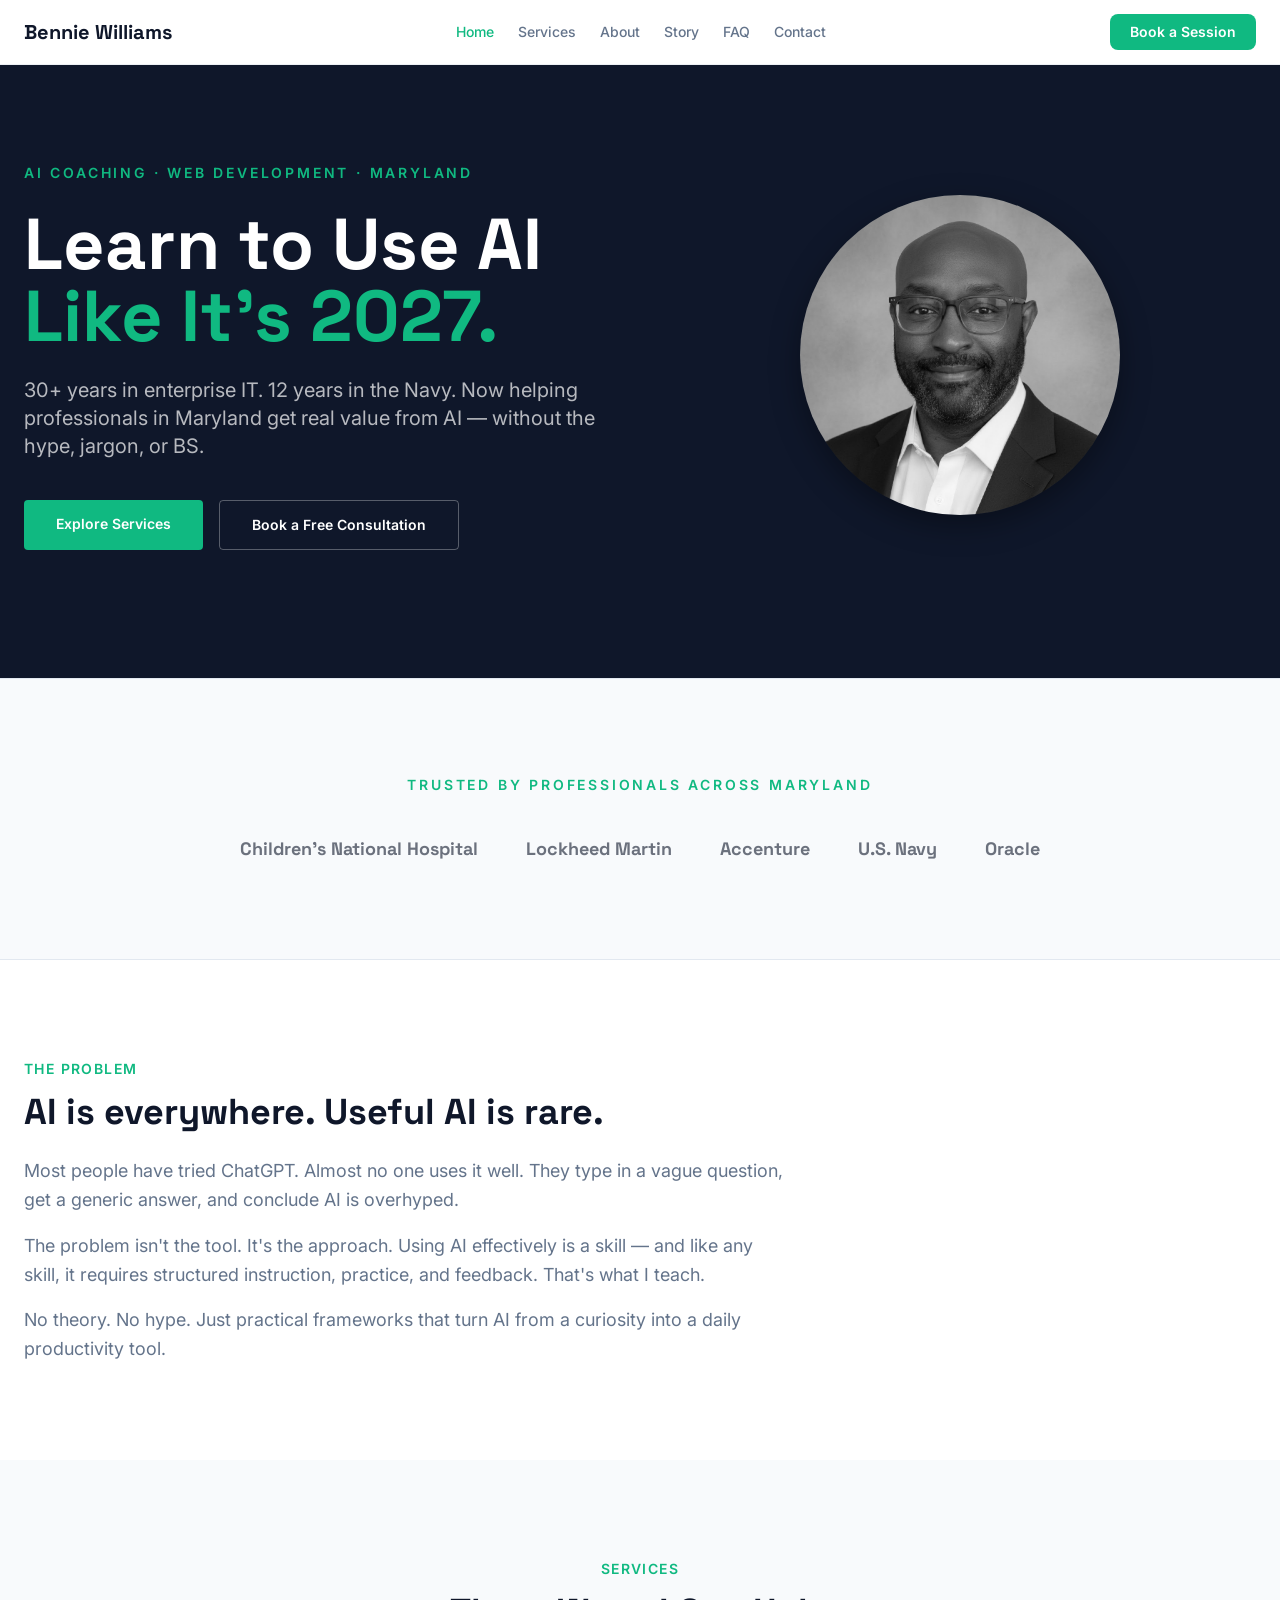
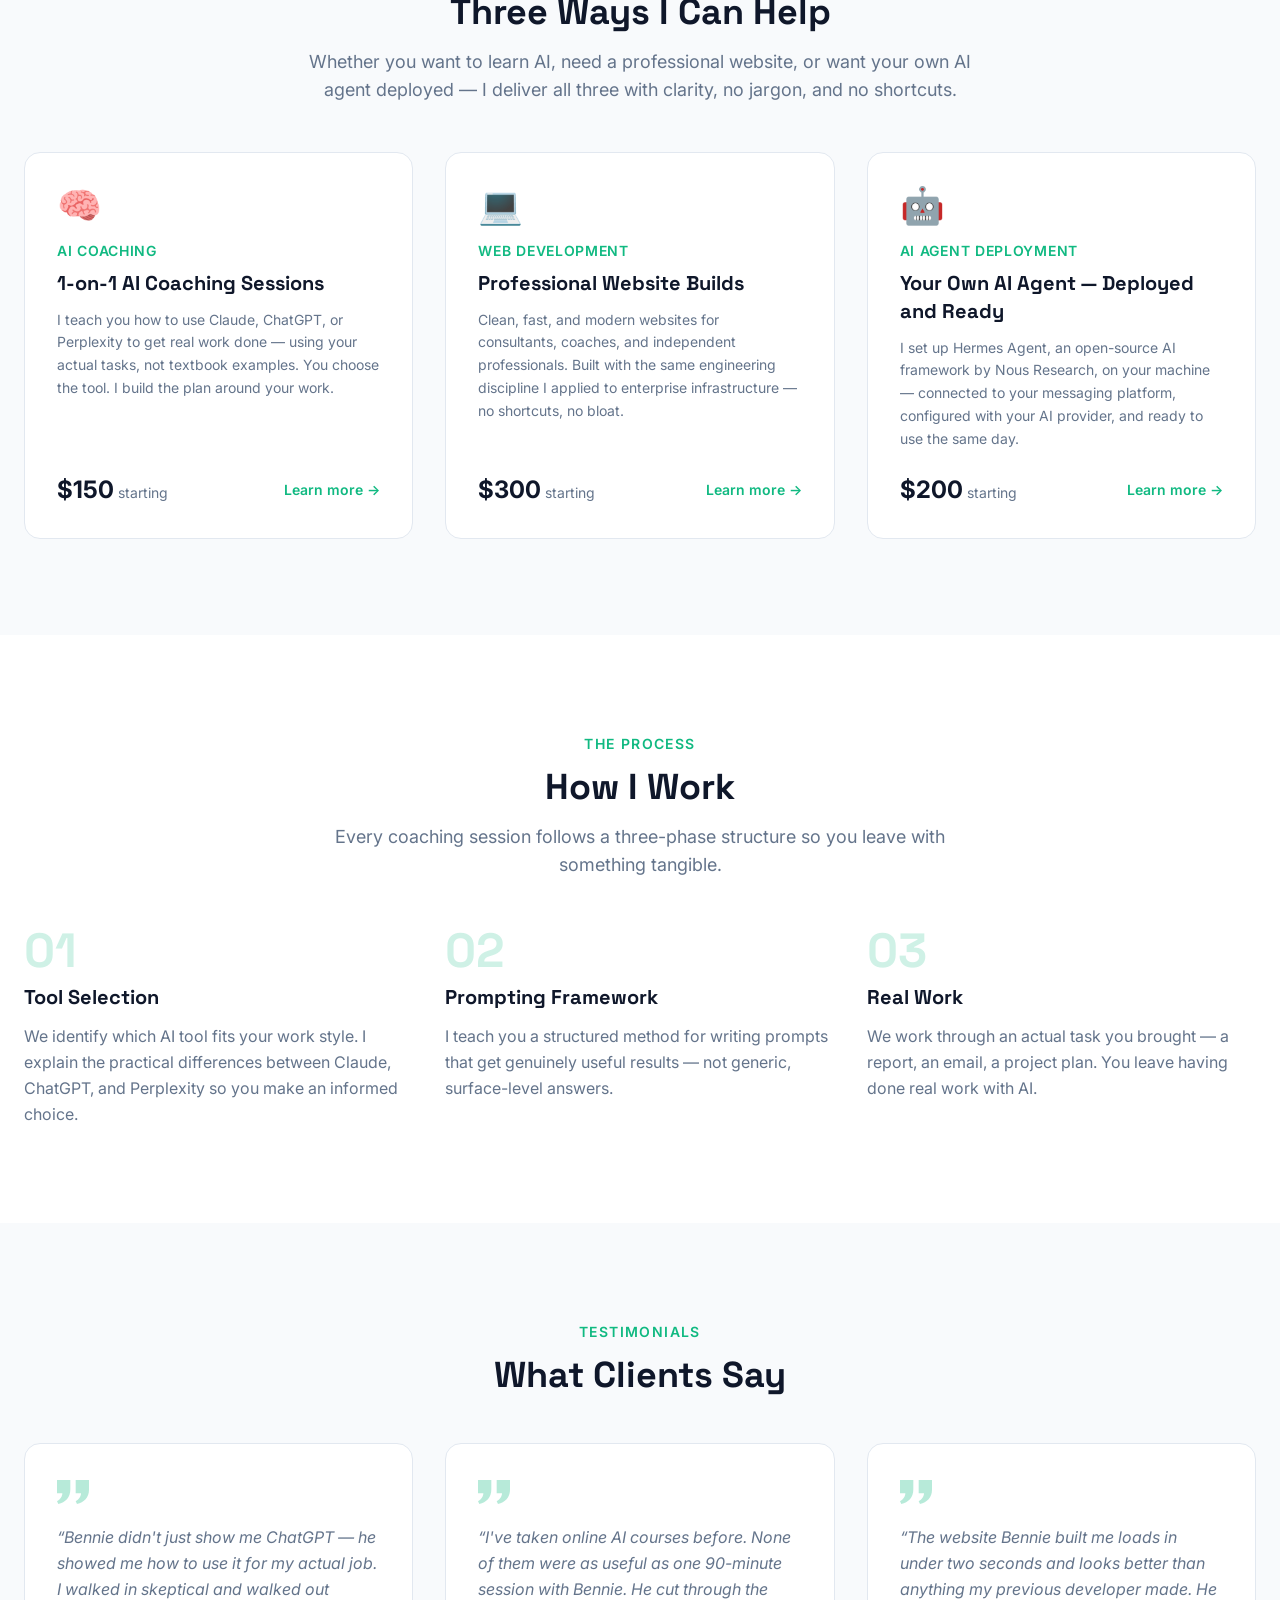
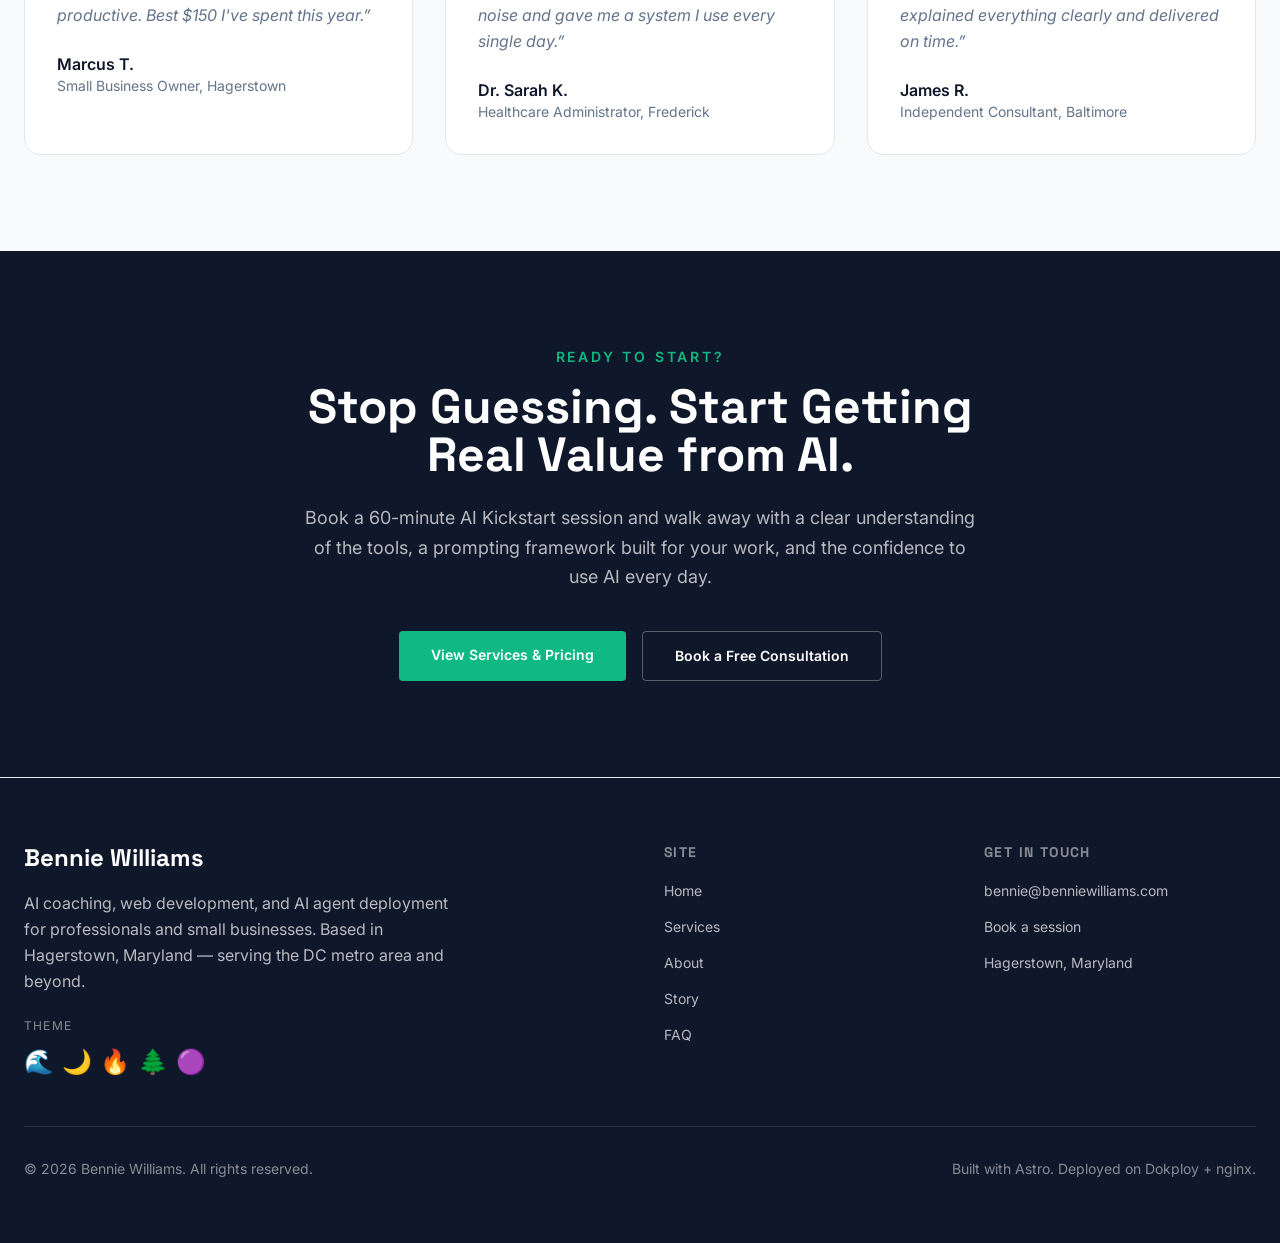
<file: index.html>
<!DOCTYPE html><html lang="en"> <head><meta charset="UTF-8"><meta name="viewport" content="width=device-width, initial-scale=1.0"><link rel="icon" type="image/svg+xml" href="favicon.svg"><title>Bennie Williams — AI Coaching &amp; Web Development in Maryland</title><meta name="description" content="AI coaching and web development for Maryland professionals. Learn to use Claude, ChatGPT, and Perplexity effectively — or get a fast, modern website built by an engineer."><link rel="canonical" href="https://benniewilliams.com/"><!-- Open Graph --><meta property="og:type" content="website"><meta property="og:title" content="Bennie Williams — AI Coaching &#38; Web Development in Maryland"><meta property="og:description" content="AI coaching and web development for Maryland professionals. Learn to use Claude, ChatGPT, and Perplexity effectively — or get a fast, modern website built by an engineer."><meta property="og:url" content="https://benniewilliams.com/"><meta property="og:site_name" content="Bennie Williams"><!-- Twitter --><meta name="twitter:card" content="summary_large_image"><meta name="twitter:title" content="Bennie Williams — AI Coaching &#38; Web Development in Maryland"><meta name="twitter:description" content="AI coaching and web development for Maryland professionals. Learn to use Claude, ChatGPT, and Perplexity effectively — or get a fast, modern website built by an engineer."><!-- Fonts --><link rel="preconnect" href="https://fonts.googleapis.com"><link rel="preconnect" href="https://fonts.gstatic.com" crossorigin><link href="https://fonts.googleapis.com/css2?family=Inter:wght@400;500;600;700&family=Space+Grotesk:wght@500;600;700&display=swap" rel="stylesheet"><!-- Theme script (runs before paint to prevent flash) --><script>
  (function () {
    const saved = localStorage.getItem("theme") || "slate";
    document.documentElement.setAttribute("data-theme", saved);
  })();
</script><!-- Privacy-friendly analytics by Plausible --><script async src="https://pl.bawai.org/js/pa-OEhP2giB1Jv7keBqvgI_W.js"></script><script type="module">const s=new IntersectionObserver(e=>{e.forEach(r=>{r.isIntersecting&&(r.target.classList.add("visible"),s.unobserve(r.target))})},{threshold:.1,rootMargin:"0px 0px -50px 0px"});document.querySelectorAll(".reveal").forEach(e=>s.observe(e));</script><link rel="stylesheet" href="assets/about.D7JN6tlN.css">
<link rel="stylesheet" href="assets/ai-coaching-frederick.u99FWhEz.css"></head> <body> <nav class="fixed top-0 left-0 right-0 z-50 bg-background/95 backdrop-blur-sm border-b border-[rgb(var(--color-section-border))]/50 transition-colors"> <div class="mx-auto max-w-content px-6"> <div class="flex items-center justify-between h-16"> <!-- Logo --> <a href="index.html" class="font-heading text-xl font-bold text-heading hover:text-accent transition-colors">
Bennie Williams
</a> <!-- Desktop Nav --> <div class="hidden lg:flex items-center gap-6"> <a href="index.html" class="text-sm font-medium transition-colors text-accent"> Home </a><a href="services.html" class="text-sm font-medium transition-colors text-muted hover:text-heading"> Services </a><a href="about.html" class="text-sm font-medium transition-colors text-muted hover:text-heading"> About </a><a href="story.html" class="text-sm font-medium transition-colors text-muted hover:text-heading"> Story </a><a href="faq.html" class="text-sm font-medium transition-colors text-muted hover:text-heading"> FAQ </a><a href="contact.html" class="text-sm font-medium transition-colors text-muted hover:text-heading"> Contact </a> </div> <!-- CTA + Mobile toggle --> <div class="flex items-center gap-4"> <a href="contact.html" class="hidden sm:inline-block bg-accent text-[rgb(var(--color-accent-text))] px-5 py-2 rounded-lg text-sm font-semibold hover:opacity-90 transition-opacity">
Book a Session
</a> <button id="mobile-menu-toggle" class="lg:hidden p-2 text-heading" aria-label="Toggle menu"> <svg class="w-6 h-6" fill="none" stroke="currentColor" viewBox="0 0 24 24" id="menu-icon"> <path stroke-linecap="round" stroke-linejoin="round" stroke-width="2" d="M4 6h16M4 12h16M4 18h16"></path> </svg> <svg class="w-6 h-6 hidden" fill="none" stroke="currentColor" viewBox="0 0 24 24" id="close-icon"> <path stroke-linecap="round" stroke-linejoin="round" stroke-width="2" d="M6 18L18 6M6 6l12 12"></path> </svg> </button> </div> </div> </div> <!-- Mobile Menu --> <div id="mobile-menu" class="hidden lg:hidden border-t border-[rgb(var(--color-section-border))] bg-background"> <div class="px-6 py-4 space-y-3"> <a href="index.html" class="block text-base font-medium transition-colors text-accent"> Home </a><a href="services.html" class="block text-base font-medium transition-colors text-muted hover:text-heading"> Services </a><a href="about.html" class="block text-base font-medium transition-colors text-muted hover:text-heading"> About </a><a href="story.html" class="block text-base font-medium transition-colors text-muted hover:text-heading"> Story </a><a href="faq.html" class="block text-base font-medium transition-colors text-muted hover:text-heading"> FAQ </a><a href="contact.html" class="block text-base font-medium transition-colors text-muted hover:text-heading"> Contact </a> <a href="contact.html" class="block bg-accent text-[rgb(var(--color-accent-text))] px-5 py-2.5 rounded-lg text-sm font-semibold text-center hover:opacity-90 transition-opacity">
Book a Session
</a> </div> </div> </nav> <!-- Spacer for fixed navbar --> <div class="h-16"></div> <script type="module">const e=document.getElementById("mobile-menu-toggle"),n=document.getElementById("mobile-menu"),t=document.getElementById("menu-icon"),o=document.getElementById("close-icon");e?.addEventListener("click",()=>{n?.classList.toggle("hidden"),t?.classList.toggle("hidden"),o?.classList.toggle("hidden")});</script> <main>   <section class="bg-primary pt-16 pb-20 md:pt-24 md:pb-32"> <div class="mx-auto max-w-content px-6"> <div class="grid grid-cols-1 md:grid-cols-2 gap-12 items-center"> <div class="reveal max-w-4xl"> <span class="text-accent text-sm font-semibold uppercase tracking-[0.2em]">
AI Coaching &middot; Web Development &middot; Maryland
</span> <h1 class="font-heading text-4xl md:text-6xl lg:text-7xl font-bold text-on-dark mt-6 leading-tight">
Learn to Use AI<br> <span class="text-accent">Like It's 2027.</span> </h1> <p class="mt-6 text-lg md:text-xl text-on-dark/70 max-w-2xl leading-relaxed">
30+ years in enterprise IT. 12 years in the Navy. Now helping professionals
        in Maryland get real value from AI — without the hype, jargon, or BS.
</p> <div class="mt-10 flex flex-wrap gap-4"> <a href="services.html" class="bg-accent text-[rgb(var(--color-accent-text))] px-8 py-3.5 rounded font-semibold text-sm hover:opacity-90 transition-opacity">
Explore Services
</a> <a href="contact.html" class="border border-on-dark/30 text-on-dark px-8 py-3.5 rounded font-semibold text-sm hover:border-accent hover:text-accent transition-colors">
Book a Free Consultation
</a> </div> </div> <div class="reveal" style="width:320px;height:320px;max-width:100%;aspect-ratio:1;border-radius:50%;overflow:hidden;justify-self:center;box-shadow:0 10px 30px rgba(0,0,0,.35);flex-shrink:0">
<img src="headshot-home.png" alt="Bennie Williams" style="display:block;width:100%;height:100%;object-fit:cover;object-position:center 15%">
</div> </div> </div> </section>  <section class="section-padding bg-card border-y border-[rgb(var(--color-section-border))]"> <div class="mx-auto max-w-content px-6"> <div class="reveal"> <div class="text-center mb-10"> <p class="text-sm font-semibold text-accent uppercase tracking-[0.2em] mb-2">
Trusted by Professionals Across Maryland
</p> </div> <div class="flex flex-wrap items-center justify-center gap-8 md:gap-12 opacity-60"> <span class="font-heading text-lg font-bold text-heading">Children's National Hospital</span> <span class="font-heading text-lg font-bold text-heading">Lockheed Martin</span> <span class="font-heading text-lg font-bold text-heading">Accenture</span> <span class="font-heading text-lg font-bold text-heading">U.S. Navy</span> <span class="font-heading text-lg font-bold text-heading">Oracle</span> </div> </div> </div> </section>  <section class="section-padding bg-background"> <div class="mx-auto max-w-content px-6"> <div class="reveal max-w-3xl"> <span class="text-sm font-semibold text-accent uppercase tracking-widest">The Problem</span> <h2 class="font-heading text-3xl md:text-4xl font-bold text-heading mt-3 mb-6">
AI is everywhere. Useful AI is rare.
</h2> <div class="space-y-4 text-lg text-muted leading-relaxed"> <p>
Most people have tried ChatGPT. Almost no one uses it well. They type in a vague
          question, get a generic answer, and conclude AI is overhyped.
</p> <p>
The problem isn't the tool. It's the approach. Using AI effectively is a skill —
          and like any skill, it requires structured instruction, practice, and feedback.
          That's what I teach.
</p> <p>
No theory. No hype. Just practical frameworks that turn AI from a curiosity into
          a daily productivity tool.
</p> </div> </div> </div> </section>  <section class="section-padding bg-card"> <div class="mx-auto max-w-content px-6"> <div class="reveal text-center mb-12"> <span class="text-sm font-semibold text-accent uppercase tracking-widest">Services</span> <h2 class="font-heading text-3xl md:text-4xl font-bold text-heading mt-3">
Three Ways I Can Help
</h2> <p class="mt-4 text-lg text-muted max-w-2xl mx-auto">
Whether you want to learn AI, need a professional website, or want your own AI agent deployed —
        I deliver all three with clarity, no jargon, and no shortcuts.
</p> </div> <div class="grid grid-cols-1 md:grid-cols-3 gap-8"> <div class="reveal rounded-2xl border border-[rgb(var(--color-section-border))] p-8 bg-background hover:border-accent/40 transition-colors flex flex-col"> <div class="text-4xl mb-4">🧠</div> <span class="text-sm font-semibold text-accent uppercase tracking-wider">AI Coaching</span> <h3 class="font-heading text-xl font-bold text-heading mt-2 mb-3">1-on-1 AI Coaching Sessions</h3> <p class="text-muted text-sm leading-relaxed flex-grow">I teach you how to use Claude, ChatGPT, or Perplexity to get real work done — using your actual tasks, not textbook examples. You choose the tool. I build the plan around your work.</p> <div class="mt-6 flex items-center justify-between"> <span class="text-2xl font-bold text-heading"> $150<span class="text-sm font-normal text-muted"> starting</span> </span> <a href="services.html" class="text-sm font-semibold text-accent hover:underline">
Learn more &rarr;
</a> </div> </div><div class="reveal rounded-2xl border border-[rgb(var(--color-section-border))] p-8 bg-background hover:border-accent/40 transition-colors flex flex-col"> <div class="text-4xl mb-4">💻</div> <span class="text-sm font-semibold text-accent uppercase tracking-wider">Web Development</span> <h3 class="font-heading text-xl font-bold text-heading mt-2 mb-3">Professional Website Builds</h3> <p class="text-muted text-sm leading-relaxed flex-grow">Clean, fast, and modern websites for consultants, coaches, and independent professionals. Built with the same engineering discipline I applied to enterprise infrastructure — no shortcuts, no bloat.</p> <div class="mt-6 flex items-center justify-between"> <span class="text-2xl font-bold text-heading"> $300<span class="text-sm font-normal text-muted"> starting</span> </span> <a href="services.html" class="text-sm font-semibold text-accent hover:underline">
Learn more &rarr;
</a> </div> </div><div class="reveal rounded-2xl border border-[rgb(var(--color-section-border))] p-8 bg-background hover:border-accent/40 transition-colors flex flex-col"> <div class="text-4xl mb-4">🤖</div> <span class="text-sm font-semibold text-accent uppercase tracking-wider">AI Agent Deployment</span> <h3 class="font-heading text-xl font-bold text-heading mt-2 mb-3">Your Own AI Agent — Deployed and Ready</h3> <p class="text-muted text-sm leading-relaxed flex-grow">I set up Hermes Agent, an open-source AI framework by Nous Research, on your machine — connected to your messaging platform, configured with your AI provider, and ready to use the same day.</p> <div class="mt-6 flex items-center justify-between"> <span class="text-2xl font-bold text-heading"> $200<span class="text-sm font-normal text-muted"> starting</span> </span> <a href="services.html" class="text-sm font-semibold text-accent hover:underline">
Learn more &rarr;
</a> </div> </div> </div> </div> </section>  <section class="section-padding bg-background"> <div class="mx-auto max-w-content px-6"> <div class="reveal text-center mb-12"> <span class="text-sm font-semibold text-accent uppercase tracking-widest">The Process</span> <h2 class="font-heading text-3xl md:text-4xl font-bold text-heading mt-3">
How I Work
</h2> <p class="mt-4 text-lg text-muted max-w-2xl mx-auto">
Every coaching session follows a three-phase structure so you leave with something tangible.
</p> </div> <div class="grid grid-cols-1 md:grid-cols-3 gap-8"> <div class="reveal"> <span class="text-5xl font-bold text-accent/20 font-heading">01</span> <h3 class="font-heading text-xl font-bold text-heading mt-2">Tool Selection</h3> <p class="mt-3 text-muted leading-relaxed">We identify which AI tool fits your work style. I explain the practical differences between Claude, ChatGPT, and Perplexity so you make an informed choice.</p> </div><div class="reveal"> <span class="text-5xl font-bold text-accent/20 font-heading">02</span> <h3 class="font-heading text-xl font-bold text-heading mt-2">Prompting Framework</h3> <p class="mt-3 text-muted leading-relaxed">I teach you a structured method for writing prompts that get genuinely useful results — not generic, surface-level answers.</p> </div><div class="reveal"> <span class="text-5xl font-bold text-accent/20 font-heading">03</span> <h3 class="font-heading text-xl font-bold text-heading mt-2">Real Work</h3> <p class="mt-3 text-muted leading-relaxed">We work through an actual task you brought — a report, an email, a project plan. You leave having done real work with AI.</p> </div> </div> </div> </section>  <section class="section-padding bg-card"> <div class="mx-auto max-w-content px-6"> <div class="reveal text-center mb-12"> <span class="text-sm font-semibold text-accent uppercase tracking-widest">Testimonials</span> <h2 class="font-heading text-3xl md:text-4xl font-bold text-heading mt-3">
What Clients Say
</h2> </div> <div class="grid grid-cols-1 md:grid-cols-3 gap-8"> <div class="reveal rounded-2xl border border-[rgb(var(--color-section-border))] p-8 bg-background"> <svg class="w-8 h-8 text-accent/30 mb-4" fill="currentColor" viewBox="0 0 24 24"> <path d="M9.983 3v7.391c0 5.704-3.731 9.57-8.983 10.609l-.995-2.151c2.432-.917 3.995-3.638 3.995-5.849h-4v-10h9.983zm14.017 0v7.391c0 5.704-3.748 9.571-9 10.609l-.996-2.151c2.433-.917 3.996-3.638 3.996-5.849h-3.983v-10h9.983z"></path> </svg> <p class="text-muted leading-relaxed italic mb-6">&ldquo;Bennie didn&#39;t just show me ChatGPT — he showed me how to use it for my actual job. I walked in skeptical and walked out productive. Best $150 I&#39;ve spent this year.&rdquo;</p> <div> <p class="font-semibold text-heading">Marcus T.</p> <p class="text-sm text-muted">Small Business Owner, Hagerstown</p> </div> </div><div class="reveal rounded-2xl border border-[rgb(var(--color-section-border))] p-8 bg-background"> <svg class="w-8 h-8 text-accent/30 mb-4" fill="currentColor" viewBox="0 0 24 24"> <path d="M9.983 3v7.391c0 5.704-3.731 9.57-8.983 10.609l-.995-2.151c2.432-.917 3.995-3.638 3.995-5.849h-4v-10h9.983zm14.017 0v7.391c0 5.704-3.748 9.571-9 10.609l-.996-2.151c2.433-.917 3.996-3.638 3.996-5.849h-3.983v-10h9.983z"></path> </svg> <p class="text-muted leading-relaxed italic mb-6">&ldquo;I&#39;ve taken online AI courses before. None of them were as useful as one 90-minute session with Bennie. He cut through the noise and gave me a system I use every single day.&rdquo;</p> <div> <p class="font-semibold text-heading">Dr. Sarah K.</p> <p class="text-sm text-muted">Healthcare Administrator, Frederick</p> </div> </div><div class="reveal rounded-2xl border border-[rgb(var(--color-section-border))] p-8 bg-background"> <svg class="w-8 h-8 text-accent/30 mb-4" fill="currentColor" viewBox="0 0 24 24"> <path d="M9.983 3v7.391c0 5.704-3.731 9.57-8.983 10.609l-.995-2.151c2.432-.917 3.995-3.638 3.995-5.849h-4v-10h9.983zm14.017 0v7.391c0 5.704-3.748 9.571-9 10.609l-.996-2.151c2.433-.917 3.996-3.638 3.996-5.849h-3.983v-10h9.983z"></path> </svg> <p class="text-muted leading-relaxed italic mb-6">&ldquo;The website Bennie built me loads in under two seconds and looks better than anything my previous developer made. He explained everything clearly and delivered on time.&rdquo;</p> <div> <p class="font-semibold text-heading">James R.</p> <p class="text-sm text-muted">Independent Consultant, Baltimore</p> </div> </div> </div> </div> </section>   <section class="section-padding bg-primary"> <div class="mx-auto max-w-content px-6 text-center"> <div class="reveal"> <p class="text-sm font-semibold text-accent uppercase tracking-[0.2em] mb-4">Ready to Start?</p> <h2 class="font-heading text-3xl md:text-4xl lg:text-5xl font-bold text-on-dark max-w-3xl mx-auto">
Stop Guessing. Start Getting Real Value from AI.
</h2> <p class="mt-6 text-lg text-on-dark/70 max-w-2xl mx-auto leading-relaxed">
Book a 60-minute AI Kickstart session and walk away with a clear understanding of the tools,
        a prompting framework built for your work, and the confidence to use AI every day.
</p> <div class="mt-10 flex flex-wrap justify-center gap-4"> <a href="services.html" class="bg-accent text-[rgb(var(--color-accent-text))] px-8 py-3.5 rounded font-semibold text-sm hover:opacity-90 transition-opacity">
View Services &amp; Pricing
</a> <a href="contact.html" class="border border-on-dark/30 text-on-dark px-8 py-3.5 rounded font-semibold text-sm hover:border-accent hover:text-accent transition-colors">
Book a Free Consultation
</a> </div> </div> </div> </section>  </main> <footer class="bg-primary text-on-dark border-t border-[rgb(var(--color-section-border))]"> <div class="mx-auto max-w-content px-6 py-16"> <div class="grid grid-cols-1 md:grid-cols-4 gap-12"> <!-- Brand --> <div class="md:col-span-2"> <h3 class="font-heading text-2xl font-bold">Bennie Williams</h3> <p class="mt-4 text-on-dark/70 max-w-md leading-relaxed">
AI coaching, web development, and AI agent deployment for professionals and small businesses.
          Based in Hagerstown, Maryland — serving the DC metro area and beyond.
</p> <!-- Theme picker --> <div class="mt-6"> <p class="text-xs text-on-dark/50 uppercase tracking-widest mb-3">Theme</p> <div class="flex gap-2"> <button class="theme-btn text-2xl hover:scale-110 transition-transform" data-theme-id="slate" title="Slate"> 🌊 </button><button class="theme-btn text-2xl hover:scale-110 transition-transform" data-theme-id="midnight" title="Midnight"> 🌙 </button><button class="theme-btn text-2xl hover:scale-110 transition-transform" data-theme-id="warm" title="Warm"> 🔥 </button><button class="theme-btn text-2xl hover:scale-110 transition-transform" data-theme-id="forest" title="Forest"> 🌲 </button><button class="theme-btn text-2xl hover:scale-110 transition-transform" data-theme-id="purple" title="Purple"> 🟣 </button> </div> </div> </div> <!-- Quick Links --> <div> <h4 class="font-heading text-sm font-bold uppercase tracking-widest text-on-dark/50 mb-4">Site</h4> <ul class="space-y-3"> <li><a href="index.html" class="text-on-dark/70 hover:text-accent transition-colors text-sm">Home</a></li> <li><a href="services.html" class="text-on-dark/70 hover:text-accent transition-colors text-sm">Services</a></li> <li><a href="about.html" class="text-on-dark/70 hover:text-accent transition-colors text-sm">About</a></li> <li><a href="story.html" class="text-on-dark/70 hover:text-accent transition-colors text-sm">Story</a></li> <li></li> <li><a href="faq.html" class="text-on-dark/70 hover:text-accent transition-colors text-sm">FAQ</a></li> </ul> </div> <!-- Contact --> <div> <h4 class="font-heading text-sm font-bold uppercase tracking-widest text-on-dark/50 mb-4">Get in Touch</h4> <ul class="space-y-3"> <li><a href="mailto:bennie@benniewilliams.com" class="text-on-dark/70 hover:text-accent transition-colors text-sm">bennie@benniewilliams.com</a></li> <li><a href="contact.html" class="text-on-dark/70 hover:text-accent transition-colors text-sm">Book a session</a></li> <li><span class="text-on-dark/70 text-sm">Hagerstown, Maryland</span></li> </ul> </div> </div> <div class="mt-12 pt-8 border-t border-on-dark/10 flex flex-col sm:flex-row justify-between items-center gap-4"> <p class="text-on-dark/50 text-sm">&copy; 2026 Bennie Williams. All rights reserved.</p> <p class="text-on-dark/50 text-sm">
Built with Astro. Deployed on Dokploy + nginx.
</p> </div> </div> </footer> <script type="module">document.querySelectorAll(".theme-btn").forEach(t=>{t.addEventListener("click",()=>{const e=t.dataset.themeId;e&&(document.documentElement.setAttribute("data-theme",e),localStorage.setItem("theme",e))})});</script> <!-- Scroll reveal --> <script type="module">window.plausible=window.plausible||function(){(plausible.q=plausible.q||[]).push(arguments)},plausible.init=plausible.init||function(i){plausible.o=i||{}};plausible.init();</script> </body> </html>
</file>
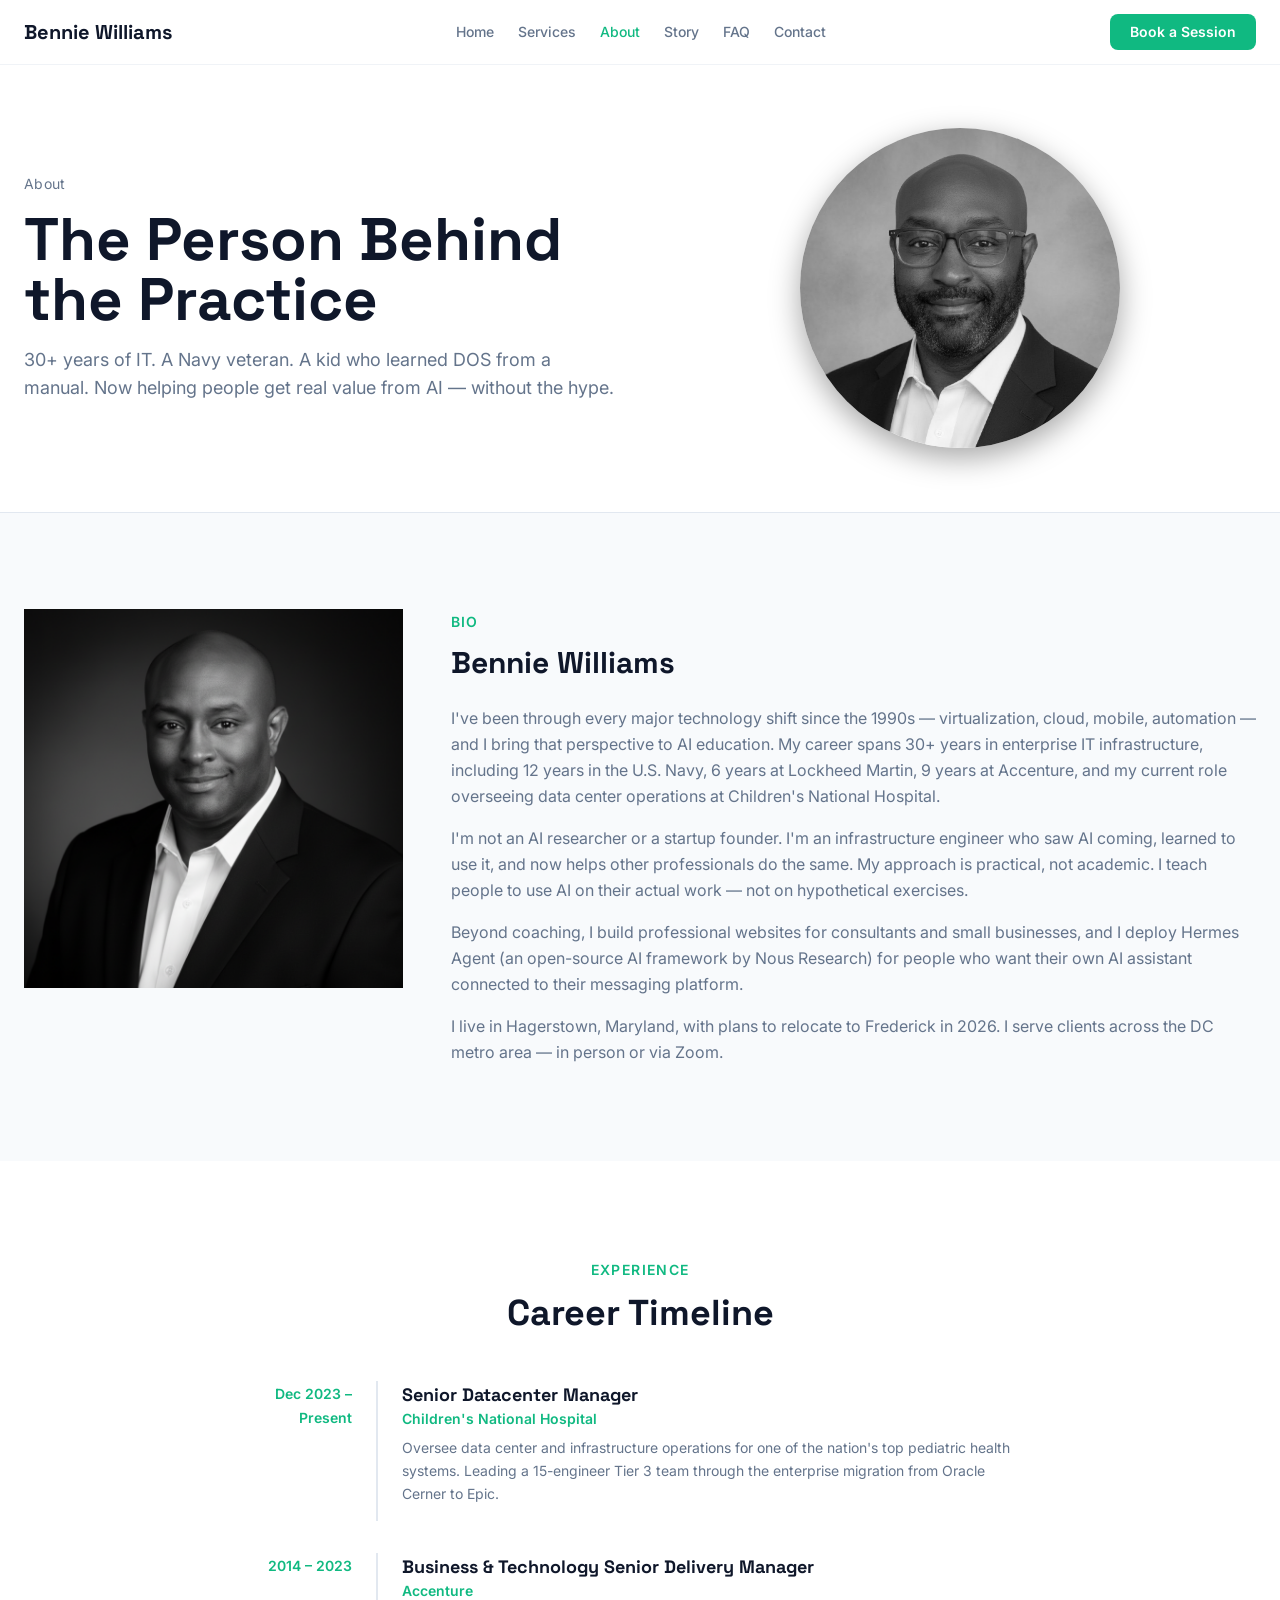
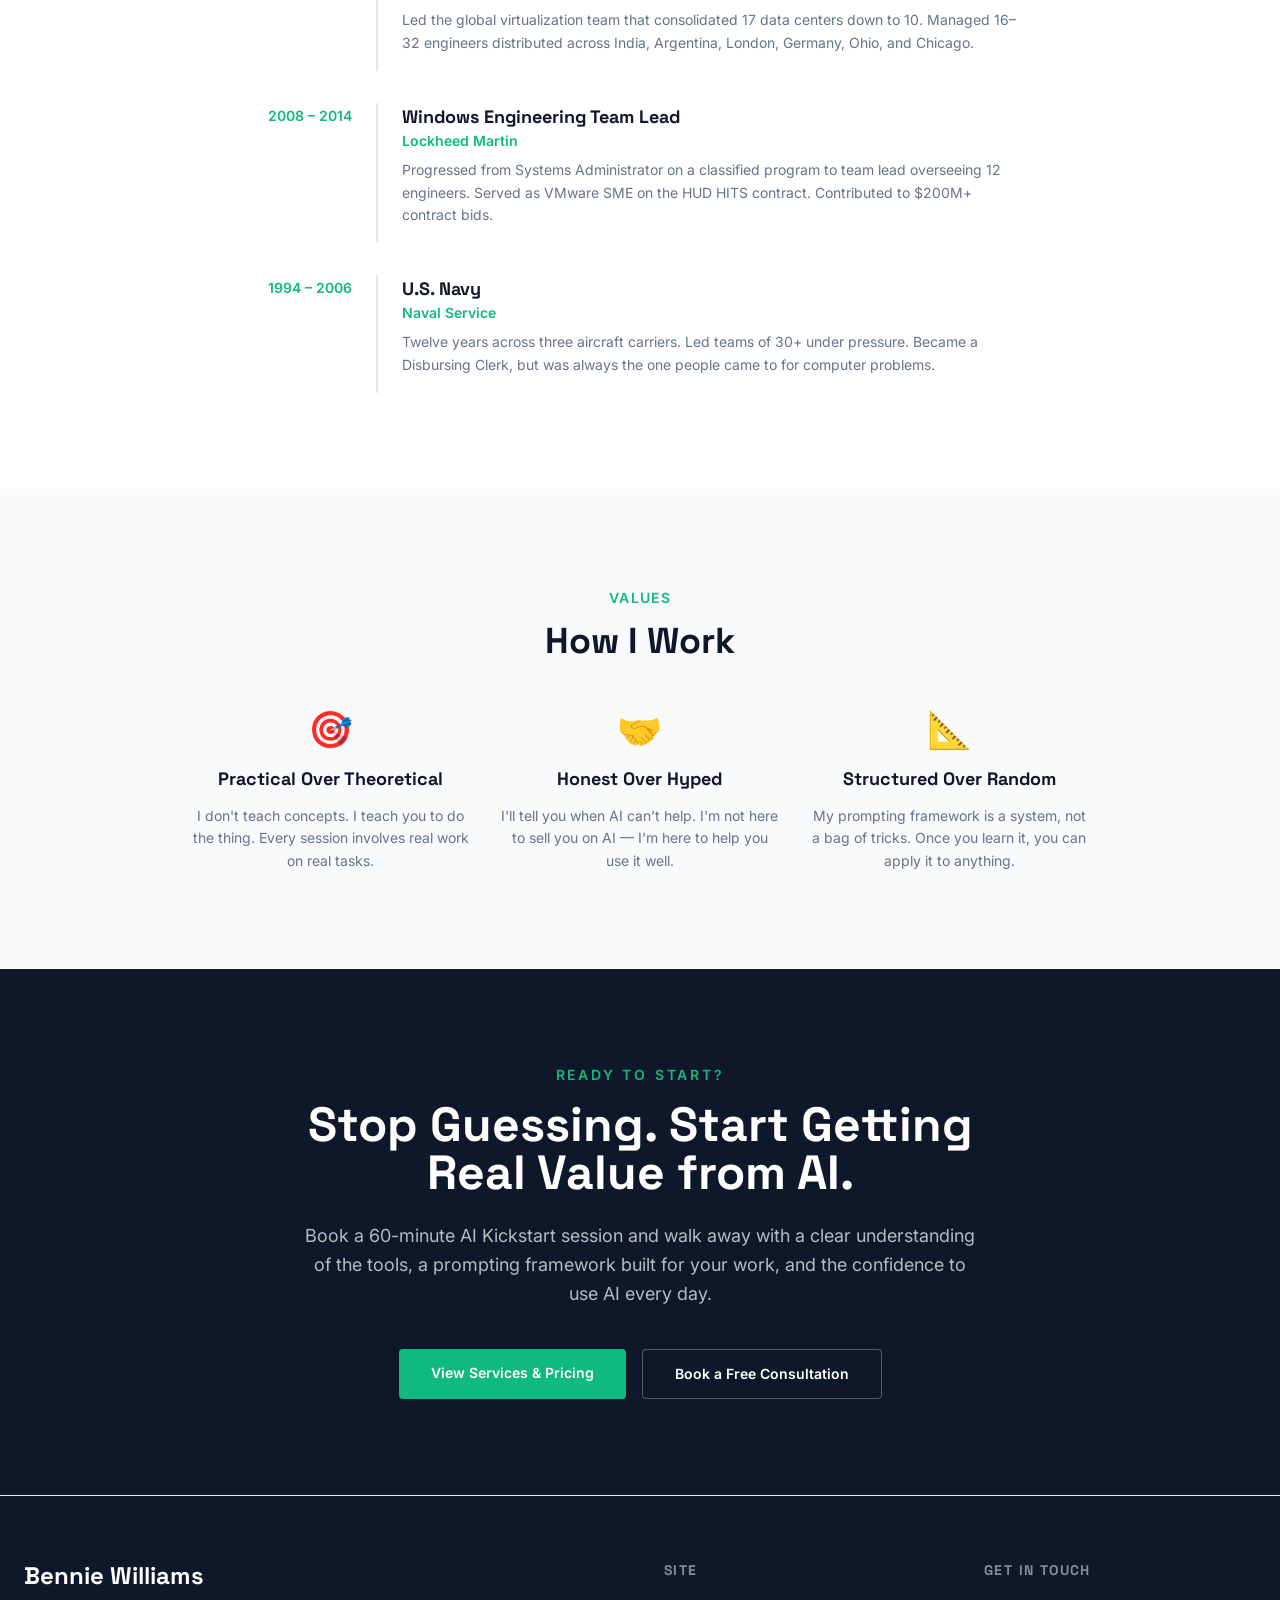
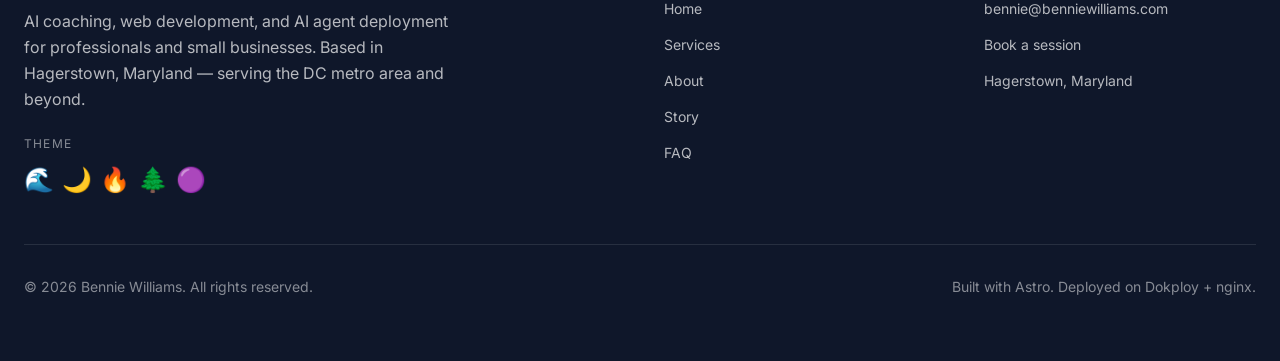
<file: about.html>
<!DOCTYPE html><html lang="en"> <head><meta charset="UTF-8"><meta name="viewport" content="width=device-width, initial-scale=1.0"><link rel="icon" type="image/svg+xml" href="favicon.svg"><title>About — Bennie Williams</title><meta name="description" content="Meet Bennie Williams — 30+ years in IT infrastructure, 12 years U.S. Navy, and deep expertise in AI education and web development. Based in Hagerstown, Maryland."><link rel="canonical" href="about.html"><!-- Open Graph --><meta property="og:type" content="website"><meta property="og:title" content="About — Bennie Williams"><meta property="og:description" content="Meet Bennie Williams — 30+ years in IT infrastructure, 12 years U.S. Navy, and deep expertise in AI education and web development. Based in Hagerstown, Maryland."><meta property="og:url" content="https://benniewilliams.com/about"><meta property="og:site_name" content="Bennie Williams"><!-- Twitter --><meta name="twitter:card" content="summary_large_image"><meta name="twitter:title" content="About — Bennie Williams"><meta name="twitter:description" content="Meet Bennie Williams — 30+ years in IT infrastructure, 12 years U.S. Navy, and deep expertise in AI education and web development. Based in Hagerstown, Maryland."><!-- Fonts --><link rel="preconnect" href="https://fonts.googleapis.com"><link rel="preconnect" href="https://fonts.gstatic.com" crossorigin><link href="https://fonts.googleapis.com/css2?family=Inter:wght@400;500;600;700&family=Space+Grotesk:wght@500;600;700&display=swap" rel="stylesheet"><!-- Theme script (runs before paint to prevent flash) --><script>
  (function () {
    const saved = localStorage.getItem("theme") || "slate";
    document.documentElement.setAttribute("data-theme", saved);
  })();
</script><!-- Privacy-friendly analytics by Plausible --><script async src="https://pl.bawai.org/js/pa-OEhP2giB1Jv7keBqvgI_W.js"></script><script type="module">const s=new IntersectionObserver(e=>{e.forEach(r=>{r.isIntersecting&&(r.target.classList.add("visible"),s.unobserve(r.target))})},{threshold:.1,rootMargin:"0px 0px -50px 0px"});document.querySelectorAll(".reveal").forEach(e=>s.observe(e));</script><link rel="stylesheet" href="assets/about.D7JN6tlN.css">
<link rel="stylesheet" href="assets/ai-coaching-frederick.u99FWhEz.css"></head> <body> <nav class="fixed top-0 left-0 right-0 z-50 bg-background/95 backdrop-blur-sm border-b border-[rgb(var(--color-section-border))]/50 transition-colors"> <div class="mx-auto max-w-content px-6"> <div class="flex items-center justify-between h-16"> <!-- Logo --> <a href="index.html" class="font-heading text-xl font-bold text-heading hover:text-accent transition-colors">
Bennie Williams
</a> <!-- Desktop Nav --> <div class="hidden lg:flex items-center gap-6"> <a href="index.html" class="text-sm font-medium transition-colors text-muted hover:text-heading"> Home </a><a href="services.html" class="text-sm font-medium transition-colors text-muted hover:text-heading"> Services </a><a href="about.html" class="text-sm font-medium transition-colors text-accent"> About </a><a href="story.html" class="text-sm font-medium transition-colors text-muted hover:text-heading"> Story </a><a href="faq.html" class="text-sm font-medium transition-colors text-muted hover:text-heading"> FAQ </a><a href="contact.html" class="text-sm font-medium transition-colors text-muted hover:text-heading"> Contact </a> </div> <!-- CTA + Mobile toggle --> <div class="flex items-center gap-4"> <a href="contact.html" class="hidden sm:inline-block bg-accent text-[rgb(var(--color-accent-text))] px-5 py-2 rounded-lg text-sm font-semibold hover:opacity-90 transition-opacity">
Book a Session
</a> <button id="mobile-menu-toggle" class="lg:hidden p-2 text-heading" aria-label="Toggle menu"> <svg class="w-6 h-6" fill="none" stroke="currentColor" viewBox="0 0 24 24" id="menu-icon"> <path stroke-linecap="round" stroke-linejoin="round" stroke-width="2" d="M4 6h16M4 12h16M4 18h16"></path> </svg> <svg class="w-6 h-6 hidden" fill="none" stroke="currentColor" viewBox="0 0 24 24" id="close-icon"> <path stroke-linecap="round" stroke-linejoin="round" stroke-width="2" d="M6 18L18 6M6 6l12 12"></path> </svg> </button> </div> </div> </div> <!-- Mobile Menu --> <div id="mobile-menu" class="hidden lg:hidden border-t border-[rgb(var(--color-section-border))] bg-background"> <div class="px-6 py-4 space-y-3"> <a href="index.html" class="block text-base font-medium transition-colors text-muted hover:text-heading"> Home </a><a href="services.html" class="block text-base font-medium transition-colors text-muted hover:text-heading"> Services </a><a href="about.html" class="block text-base font-medium transition-colors text-accent"> About </a><a href="story.html" class="block text-base font-medium transition-colors text-muted hover:text-heading"> Story </a><a href="faq.html" class="block text-base font-medium transition-colors text-muted hover:text-heading"> FAQ </a><a href="contact.html" class="block text-base font-medium transition-colors text-muted hover:text-heading"> Contact </a> <a href="contact.html" class="block bg-accent text-[rgb(var(--color-accent-text))] px-5 py-2.5 rounded-lg text-sm font-semibold text-center hover:opacity-90 transition-opacity">
Book a Session
</a> </div> </div> </nav> <!-- Spacer for fixed navbar --> <div class="h-16"></div> <script type="module">const e=document.getElementById("mobile-menu-toggle"),n=document.getElementById("mobile-menu"),t=document.getElementById("menu-icon"),o=document.getElementById("close-icon");e?.addEventListener("click",()=>{n?.classList.toggle("hidden"),t?.classList.toggle("hidden"),o?.classList.toggle("hidden")});</script> <main>   <section class="bg-background pt-16 pb-16 border-b border-[rgb(var(--color-section-border))]"> <div class="mx-auto max-w-content px-6"> <div class="grid grid-cols-1 md:grid-cols-2 gap-12 items-center"> <div class="reveal"> <p class="text-sm text-muted tracking-wide mb-4">About</p> <h1 class="font-heading text-5xl md:text-6xl font-bold text-heading leading-tight max-w-3xl">
The Person Behind the Practice
</h1> <p class="mt-4 text-lg text-muted max-w-2xl">
30+ years of IT. A Navy veteran. A kid who learned DOS from a manual.
          Now helping people get real value from AI — without the hype.
</p> </div> <div class="reveal" style="width:320px;height:320px;max-width:100%;aspect-ratio:1;border-radius:50%;overflow:hidden;justify-self:center;box-shadow:0 10px 30px rgba(0,0,0,.35);flex-shrink:0">
<img src="headshot-home.png" alt="Bennie Williams" style="display:block;width:100%;height:100%;object-fit:cover;object-position:center 15%">
</div> </div> </div> </section>  <section class="section-padding bg-card"> <div class="mx-auto max-w-content px-6"> <div class="grid grid-cols-1 lg:grid-cols-3 gap-12"> <div class="reveal lg:col-span-1"> <div class="aspect-square rounded-2xl bg-accent/10 flex items-center justify-center"> <img src="headshot-about.png" alt="Bennie Williams" style="display:block;width:100%;height:100%;object-fit:cover"> </div> </div> <div class="reveal lg:col-span-2"> <span class="text-sm font-semibold text-accent uppercase tracking-widest">Bio</span> <h2 class="font-heading text-3xl font-bold text-heading mt-3 mb-6">Bennie Williams</h2> <div class="space-y-4 text-muted leading-relaxed"> <p>
I've been through every major technology shift since the 1990s — virtualization, cloud, mobile,
              automation — and I bring that perspective to AI education. My career spans 30+ years in enterprise
              IT infrastructure, including 12 years in the U.S. Navy, 6 years at Lockheed Martin, 9 years at
              Accenture, and my current role overseeing data center operations at Children's National Hospital.
</p> <p>
I'm not an AI researcher or a startup founder. I'm an infrastructure engineer who saw AI coming,
              learned to use it, and now helps other professionals do the same. My approach is practical, not
              academic. I teach people to use AI on their actual work — not on hypothetical exercises.
</p> <p>
Beyond coaching, I build professional websites for consultants and small businesses, and I deploy
              Hermes Agent (an open-source AI framework by Nous Research) for people who want their own AI
              assistant connected to their messaging platform.
</p> <p>
I live in Hagerstown, Maryland, with plans to relocate to Frederick in 2026. I serve clients
              across the DC metro area — in person or via Zoom.
</p> </div> </div> </div> </div> </section>  <section class="section-padding bg-background"> <div class="mx-auto max-w-content px-6"> <div class="reveal text-center mb-12"> <span class="text-sm font-semibold text-accent uppercase tracking-widest">Experience</span> <h2 class="font-heading text-3xl md:text-4xl font-bold text-heading mt-3">Career Timeline</h2> </div> <div class="max-w-3xl mx-auto space-y-8"> <div class="reveal flex gap-6"> <div class="flex-shrink-0 w-24 text-right"> <span class="text-sm font-semibold text-accent">Dec 2023 – Present</span> </div> <div class="flex-grow border-l-2 border-[rgb(var(--color-section-border))] pl-6 pb-4"> <h3 class="font-heading text-lg font-bold text-heading">Senior Datacenter Manager</h3> <p class="text-sm text-accent font-semibold mb-2">Children&#39;s National Hospital</p> <p class="text-muted leading-relaxed text-sm">Oversee data center and infrastructure operations for one of the nation&#39;s top pediatric health systems. Leading a 15-engineer Tier 3 team through the enterprise migration from Oracle Cerner to Epic.</p> </div> </div><div class="reveal flex gap-6"> <div class="flex-shrink-0 w-24 text-right"> <span class="text-sm font-semibold text-accent">2014 – 2023</span> </div> <div class="flex-grow border-l-2 border-[rgb(var(--color-section-border))] pl-6 pb-4"> <h3 class="font-heading text-lg font-bold text-heading">Business &amp; Technology Senior Delivery Manager</h3> <p class="text-sm text-accent font-semibold mb-2">Accenture</p> <p class="text-muted leading-relaxed text-sm">Led the global virtualization team that consolidated 17 data centers down to 10. Managed 16–32 engineers distributed across India, Argentina, London, Germany, Ohio, and Chicago.</p> </div> </div><div class="reveal flex gap-6"> <div class="flex-shrink-0 w-24 text-right"> <span class="text-sm font-semibold text-accent">2008 – 2014</span> </div> <div class="flex-grow border-l-2 border-[rgb(var(--color-section-border))] pl-6 pb-4"> <h3 class="font-heading text-lg font-bold text-heading">Windows Engineering Team Lead</h3> <p class="text-sm text-accent font-semibold mb-2">Lockheed Martin</p> <p class="text-muted leading-relaxed text-sm">Progressed from Systems Administrator on a classified program to team lead overseeing 12 engineers. Served as VMware SME on the HUD HITS contract. Contributed to $200M+ contract bids.</p> </div> </div><div class="reveal flex gap-6"> <div class="flex-shrink-0 w-24 text-right"> <span class="text-sm font-semibold text-accent">1994 – 2006</span> </div> <div class="flex-grow border-l-2 border-[rgb(var(--color-section-border))] pl-6 pb-4"> <h3 class="font-heading text-lg font-bold text-heading">U.S. Navy</h3> <p class="text-sm text-accent font-semibold mb-2">Naval Service</p> <p class="text-muted leading-relaxed text-sm">Twelve years across three aircraft carriers. Led teams of 30+ under pressure. Became a Disbursing Clerk, but was always the one people came to for computer problems.</p> </div> </div> </div> </div> </section>  <section class="section-padding bg-card"> <div class="mx-auto max-w-content px-6"> <div class="reveal text-center mb-12"> <span class="text-sm font-semibold text-accent uppercase tracking-widest">Values</span> <h2 class="font-heading text-3xl md:text-4xl font-bold text-heading mt-3">How I Work</h2> </div> <div class="grid grid-cols-1 md:grid-cols-3 gap-8 max-w-4xl mx-auto"> <div class="reveal text-center"> <div class="text-4xl mb-4">🎯</div> <h3 class="font-heading text-lg font-bold text-heading mb-3">Practical Over Theoretical</h3> <p class="text-muted text-sm leading-relaxed">I don&#39;t teach concepts. I teach you to do the thing. Every session involves real work on real tasks.</p> </div><div class="reveal text-center"> <div class="text-4xl mb-4">🤝</div> <h3 class="font-heading text-lg font-bold text-heading mb-3">Honest Over Hyped</h3> <p class="text-muted text-sm leading-relaxed">I&#39;ll tell you when AI can&#39;t help. I&#39;m not here to sell you on AI — I&#39;m here to help you use it well.</p> </div><div class="reveal text-center"> <div class="text-4xl mb-4">📐</div> <h3 class="font-heading text-lg font-bold text-heading mb-3">Structured Over Random</h3> <p class="text-muted text-sm leading-relaxed">My prompting framework is a system, not a bag of tricks. Once you learn it, you can apply it to anything.</p> </div> </div> </div> </section> <section class="section-padding bg-primary"> <div class="mx-auto max-w-content px-6 text-center"> <div class="reveal"> <p class="text-sm font-semibold text-accent uppercase tracking-[0.2em] mb-4">Ready to Start?</p> <h2 class="font-heading text-3xl md:text-4xl lg:text-5xl font-bold text-on-dark max-w-3xl mx-auto">
Stop Guessing. Start Getting Real Value from AI.
</h2> <p class="mt-6 text-lg text-on-dark/70 max-w-2xl mx-auto leading-relaxed">
Book a 60-minute AI Kickstart session and walk away with a clear understanding of the tools,
        a prompting framework built for your work, and the confidence to use AI every day.
</p> <div class="mt-10 flex flex-wrap justify-center gap-4"> <a href="services.html" class="bg-accent text-[rgb(var(--color-accent-text))] px-8 py-3.5 rounded font-semibold text-sm hover:opacity-90 transition-opacity">
View Services &amp; Pricing
</a> <a href="contact.html" class="border border-on-dark/30 text-on-dark px-8 py-3.5 rounded font-semibold text-sm hover:border-accent hover:text-accent transition-colors">
Book a Free Consultation
</a> </div> </div> </div> </section>  </main> <footer class="bg-primary text-on-dark border-t border-[rgb(var(--color-section-border))]"> <div class="mx-auto max-w-content px-6 py-16"> <div class="grid grid-cols-1 md:grid-cols-4 gap-12"> <!-- Brand --> <div class="md:col-span-2"> <h3 class="font-heading text-2xl font-bold">Bennie Williams</h3> <p class="mt-4 text-on-dark/70 max-w-md leading-relaxed">
AI coaching, web development, and AI agent deployment for professionals and small businesses.
          Based in Hagerstown, Maryland — serving the DC metro area and beyond.
</p> <!-- Theme picker --> <div class="mt-6"> <p class="text-xs text-on-dark/50 uppercase tracking-widest mb-3">Theme</p> <div class="flex gap-2"> <button class="theme-btn text-2xl hover:scale-110 transition-transform" data-theme-id="slate" title="Slate"> 🌊 </button><button class="theme-btn text-2xl hover:scale-110 transition-transform" data-theme-id="midnight" title="Midnight"> 🌙 </button><button class="theme-btn text-2xl hover:scale-110 transition-transform" data-theme-id="warm" title="Warm"> 🔥 </button><button class="theme-btn text-2xl hover:scale-110 transition-transform" data-theme-id="forest" title="Forest"> 🌲 </button><button class="theme-btn text-2xl hover:scale-110 transition-transform" data-theme-id="purple" title="Purple"> 🟣 </button> </div> </div> </div> <!-- Quick Links --> <div> <h4 class="font-heading text-sm font-bold uppercase tracking-widest text-on-dark/50 mb-4">Site</h4> <ul class="space-y-3"> <li><a href="index.html" class="text-on-dark/70 hover:text-accent transition-colors text-sm">Home</a></li> <li><a href="services.html" class="text-on-dark/70 hover:text-accent transition-colors text-sm">Services</a></li> <li><a href="about.html" class="text-on-dark/70 hover:text-accent transition-colors text-sm">About</a></li> <li><a href="story.html" class="text-on-dark/70 hover:text-accent transition-colors text-sm">Story</a></li> <li></li> <li><a href="faq.html" class="text-on-dark/70 hover:text-accent transition-colors text-sm">FAQ</a></li> </ul> </div> <!-- Contact --> <div> <h4 class="font-heading text-sm font-bold uppercase tracking-widest text-on-dark/50 mb-4">Get in Touch</h4> <ul class="space-y-3"> <li><a href="mailto:bennie@benniewilliams.com" class="text-on-dark/70 hover:text-accent transition-colors text-sm">bennie@benniewilliams.com</a></li> <li><a href="contact.html" class="text-on-dark/70 hover:text-accent transition-colors text-sm">Book a session</a></li> <li><span class="text-on-dark/70 text-sm">Hagerstown, Maryland</span></li> </ul> </div> </div> <div class="mt-12 pt-8 border-t border-on-dark/10 flex flex-col sm:flex-row justify-between items-center gap-4"> <p class="text-on-dark/50 text-sm">&copy; 2026 Bennie Williams. All rights reserved.</p> <p class="text-on-dark/50 text-sm">
Built with Astro. Deployed on Dokploy + nginx.
</p> </div> </div> </footer> <script type="module">document.querySelectorAll(".theme-btn").forEach(t=>{t.addEventListener("click",()=>{const e=t.dataset.themeId;e&&(document.documentElement.setAttribute("data-theme",e),localStorage.setItem("theme",e))})});</script> <!-- Scroll reveal --> <script type="module">window.plausible=window.plausible||function(){(plausible.q=plausible.q||[]).push(arguments)},plausible.init=plausible.init||function(i){plausible.o=i||{}};plausible.init();</script> </body> </html>
</file>
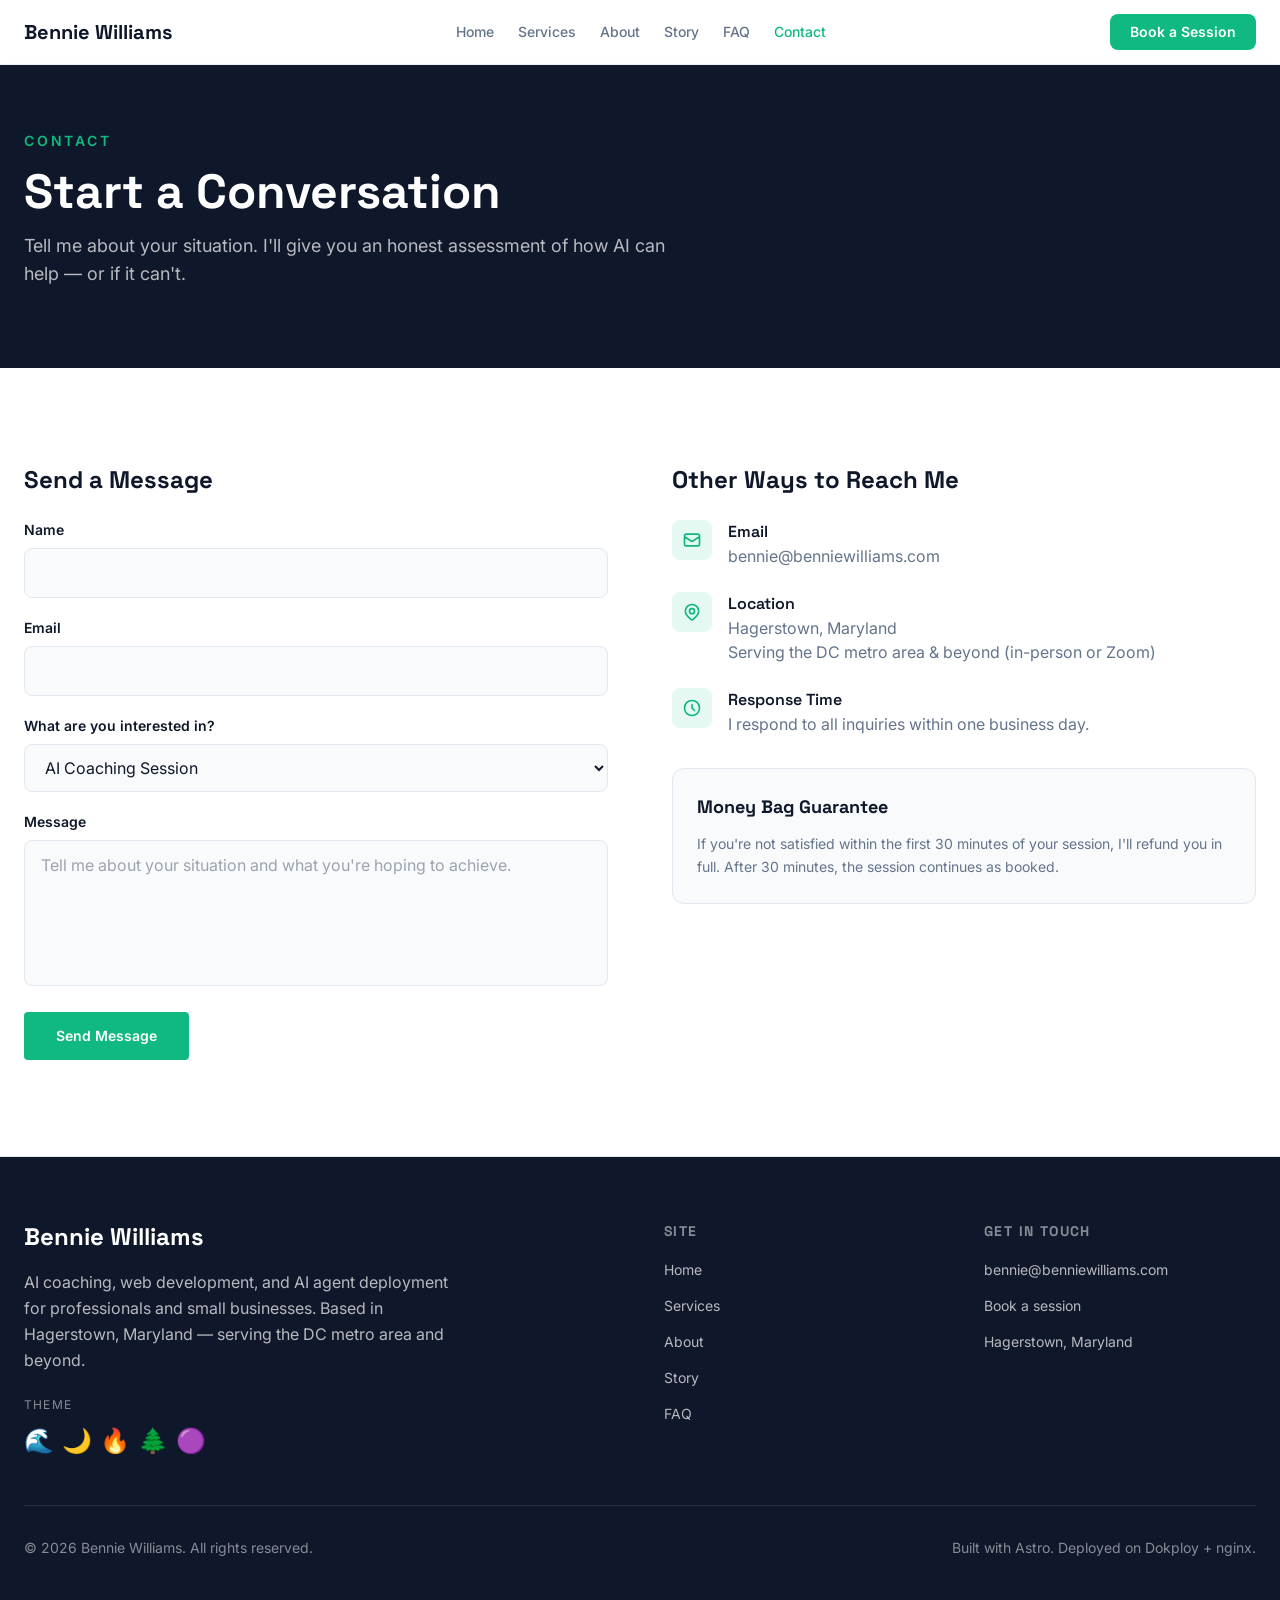
<file: contact.html>
<!DOCTYPE html><html lang="en"> <head><meta charset="UTF-8"><meta name="viewport" content="width=device-width, initial-scale=1.0"><link rel="icon" type="image/svg+xml" href="favicon.svg"><title>Contact — Bennie Williams</title><meta name="description" content="Get in touch with Bennie Williams for a free 30-minute AI consultation. Serving Maryland, Hagerstown, Frederick, and the DC metro area."><link rel="canonical" href="contact.html"><!-- Open Graph --><meta property="og:type" content="website"><meta property="og:title" content="Contact — Bennie Williams"><meta property="og:description" content="Get in touch with Bennie Williams for a free 30-minute AI consultation. Serving Maryland, Hagerstown, Frederick, and the DC metro area."><meta property="og:url" content="https://benniewilliams.com/contact"><meta property="og:site_name" content="Bennie Williams"><!-- Twitter --><meta name="twitter:card" content="summary_large_image"><meta name="twitter:title" content="Contact — Bennie Williams"><meta name="twitter:description" content="Get in touch with Bennie Williams for a free 30-minute AI consultation. Serving Maryland, Hagerstown, Frederick, and the DC metro area."><!-- Fonts --><link rel="preconnect" href="https://fonts.googleapis.com"><link rel="preconnect" href="https://fonts.gstatic.com" crossorigin><link href="https://fonts.googleapis.com/css2?family=Inter:wght@400;500;600;700&family=Space+Grotesk:wght@500;600;700&display=swap" rel="stylesheet"><!-- Theme script (runs before paint to prevent flash) --><script>
  (function () {
    const saved = localStorage.getItem("theme") || "slate";
    document.documentElement.setAttribute("data-theme", saved);
  })();
</script><!-- Privacy-friendly analytics by Plausible --><script async src="https://pl.bawai.org/js/pa-OEhP2giB1Jv7keBqvgI_W.js"></script><script type="module">const s=new IntersectionObserver(e=>{e.forEach(r=>{r.isIntersecting&&(r.target.classList.add("visible"),s.unobserve(r.target))})},{threshold:.1,rootMargin:"0px 0px -50px 0px"});document.querySelectorAll(".reveal").forEach(e=>s.observe(e));</script><link rel="stylesheet" href="assets/about.D7JN6tlN.css">
<link rel="stylesheet" href="assets/ai-coaching-frederick.u99FWhEz.css"></head> <body> <nav class="fixed top-0 left-0 right-0 z-50 bg-background/95 backdrop-blur-sm border-b border-[rgb(var(--color-section-border))]/50 transition-colors"> <div class="mx-auto max-w-content px-6"> <div class="flex items-center justify-between h-16"> <!-- Logo --> <a href="index.html" class="font-heading text-xl font-bold text-heading hover:text-accent transition-colors">
Bennie Williams
</a> <!-- Desktop Nav --> <div class="hidden lg:flex items-center gap-6"> <a href="index.html" class="text-sm font-medium transition-colors text-muted hover:text-heading"> Home </a><a href="services.html" class="text-sm font-medium transition-colors text-muted hover:text-heading"> Services </a><a href="about.html" class="text-sm font-medium transition-colors text-muted hover:text-heading"> About </a><a href="story.html" class="text-sm font-medium transition-colors text-muted hover:text-heading"> Story </a><a href="faq.html" class="text-sm font-medium transition-colors text-muted hover:text-heading"> FAQ </a><a href="contact.html" class="text-sm font-medium transition-colors text-accent"> Contact </a> </div> <!-- CTA + Mobile toggle --> <div class="flex items-center gap-4"> <a href="contact.html" class="hidden sm:inline-block bg-accent text-[rgb(var(--color-accent-text))] px-5 py-2 rounded-lg text-sm font-semibold hover:opacity-90 transition-opacity">
Book a Session
</a> <button id="mobile-menu-toggle" class="lg:hidden p-2 text-heading" aria-label="Toggle menu"> <svg class="w-6 h-6" fill="none" stroke="currentColor" viewBox="0 0 24 24" id="menu-icon"> <path stroke-linecap="round" stroke-linejoin="round" stroke-width="2" d="M4 6h16M4 12h16M4 18h16"></path> </svg> <svg class="w-6 h-6 hidden" fill="none" stroke="currentColor" viewBox="0 0 24 24" id="close-icon"> <path stroke-linecap="round" stroke-linejoin="round" stroke-width="2" d="M6 18L18 6M6 6l12 12"></path> </svg> </button> </div> </div> </div> <!-- Mobile Menu --> <div id="mobile-menu" class="hidden lg:hidden border-t border-[rgb(var(--color-section-border))] bg-background"> <div class="px-6 py-4 space-y-3"> <a href="index.html" class="block text-base font-medium transition-colors text-muted hover:text-heading"> Home </a><a href="services.html" class="block text-base font-medium transition-colors text-muted hover:text-heading"> Services </a><a href="about.html" class="block text-base font-medium transition-colors text-muted hover:text-heading"> About </a><a href="story.html" class="block text-base font-medium transition-colors text-muted hover:text-heading"> Story </a><a href="faq.html" class="block text-base font-medium transition-colors text-muted hover:text-heading"> FAQ </a><a href="contact.html" class="block text-base font-medium transition-colors text-accent"> Contact </a> <a href="contact.html" class="block bg-accent text-[rgb(var(--color-accent-text))] px-5 py-2.5 rounded-lg text-sm font-semibold text-center hover:opacity-90 transition-opacity">
Book a Session
</a> </div> </div> </nav> <!-- Spacer for fixed navbar --> <div class="h-16"></div> <script type="module">const e=document.getElementById("mobile-menu-toggle"),n=document.getElementById("mobile-menu"),t=document.getElementById("menu-icon"),o=document.getElementById("close-icon");e?.addEventListener("click",()=>{n?.classList.toggle("hidden"),t?.classList.toggle("hidden"),o?.classList.toggle("hidden")});</script> <main>   <section class="bg-primary pt-16 pb-20"> <div class="mx-auto max-w-content px-6"> <span class="text-accent text-sm font-semibold uppercase tracking-[0.2em]">Contact</span> <h1 class="font-heading text-4xl md:text-5xl font-bold text-on-dark mt-4">
Start a Conversation
</h1> <p class="mt-4 text-lg text-on-dark/70 max-w-2xl">
Tell me about your situation. I'll give you an honest assessment of how AI can help — or if it can't.
</p> </div> </section>  <section class="section-padding bg-background"> <div class="mx-auto max-w-content px-6"> <div class="grid grid-cols-1 lg:grid-cols-2 gap-16"> <!-- Form --> <div class="reveal"> <h2 class="font-heading text-2xl font-bold text-heading mb-6">Send a Message</h2> <form id="contact-form" class="space-y-5"> <div> <label for="name" class="block text-sm font-semibold text-heading mb-2">Name</label> <input type="text" id="name" name="name" required class="w-full px-4 py-3 rounded-lg border border-[rgb(var(--color-section-border))] bg-card text-heading focus:outline-none focus:border-accent transition-colors"> </div> <div> <label for="email" class="block text-sm font-semibold text-heading mb-2">Email</label> <input type="email" id="email" name="email" required class="w-full px-4 py-3 rounded-lg border border-[rgb(var(--color-section-border))] bg-card text-heading focus:outline-none focus:border-accent transition-colors"> </div> <div> <label for="subject" class="block text-sm font-semibold text-heading mb-2">What are you interested in?</label> <select id="subject" name="subject" class="w-full px-4 py-3 rounded-lg border border-[rgb(var(--color-section-border))] bg-card text-heading focus:outline-none focus:border-accent transition-colors"> <option>AI Coaching Session</option> <option>Website Development</option> <option>AI Agent Deployment</option> <option>General Question</option> </select> </div> <div> <label for="message" class="block text-sm font-semibold text-heading mb-2">Message</label> <textarea id="message" name="message" rows="5" required class="w-full px-4 py-3 rounded-lg border border-[rgb(var(--color-section-border))] bg-card text-heading focus:outline-none focus:border-accent transition-colors resize-none" placeholder="Tell me about your situation and what you're hoping to achieve."></textarea> </div> <button type="submit" class="bg-accent text-[rgb(var(--color-accent-text))] px-8 py-3.5 rounded font-semibold text-sm hover:opacity-90 transition-opacity">
Send Message
</button> <div id="form-status" class="hidden text-sm"></div> </form> </div> <!-- Contact Info --> <div class="reveal"> <h2 class="font-heading text-2xl font-bold text-heading mb-6">Other Ways to Reach Me</h2> <div class="space-y-6"> <div class="flex items-start gap-4"> <div class="w-10 h-10 rounded-lg bg-accent/10 flex items-center justify-center flex-shrink-0"> <svg class="w-5 h-5 text-accent" fill="none" stroke="currentColor" viewBox="0 0 24 24"> <path stroke-linecap="round" stroke-linejoin="round" stroke-width="2" d="M3 8l7.89 5.26a2 2 0 002.22 0L21 8M5 19h14a2 2 0 002-2V7a2 2 0 00-2-2H5a2 2 0 00-2 2v10a2 2 0 002 2z"></path> </svg> </div> <div> <h3 class="font-semibold text-heading">Email</h3> <a href="mailto:bennie@benniewilliams.com" class="text-muted hover:text-accent transition-colors">bennie@benniewilliams.com</a> </div> </div> <div class="flex items-start gap-4"> <div class="w-10 h-10 rounded-lg bg-accent/10 flex items-center justify-center flex-shrink-0"> <svg class="w-5 h-5 text-accent" fill="none" stroke="currentColor" viewBox="0 0 24 24"> <path stroke-linecap="round" stroke-linejoin="round" stroke-width="2" d="M17.657 16.657L13.414 20.9a1.998 1.998 0 01-2.827 0l-4.244-4.243a8 8 0 1111.314 0z"></path> <path stroke-linecap="round" stroke-linejoin="round" stroke-width="2" d="M15 11a3 3 0 11-6 0 3 3 0 016 0z"></path> </svg> </div> <div> <h3 class="font-semibold text-heading">Location</h3> <p class="text-muted">Hagerstown, Maryland<br>Serving the DC metro area & beyond (in-person or Zoom)</p> </div> </div> <div class="flex items-start gap-4"> <div class="w-10 h-10 rounded-lg bg-accent/10 flex items-center justify-center flex-shrink-0"> <svg class="w-5 h-5 text-accent" fill="none" stroke="currentColor" viewBox="0 0 24 24"> <path stroke-linecap="round" stroke-linejoin="round" stroke-width="2" d="M12 8v4l3 3m6-3a9 9 0 11-18 0 9 9 0 0118 0z"></path> </svg> </div> <div> <h3 class="font-semibold text-heading">Response Time</h3> <p class="text-muted">I respond to all inquiries within one business day.</p> </div> </div> </div> <div class="mt-8 p-6 rounded-xl bg-card border border-[rgb(var(--color-section-border))]"> <h3 class="font-heading text-lg font-bold text-heading mb-3">Money Bag Guarantee</h3> <p class="text-sm text-muted leading-relaxed">
If you're not satisfied within the first 30 minutes of your session, I'll refund you in full.
              After 30 minutes, the session continues as booked.
</p> </div> </div> </div> </div> </section>  </main> <footer class="bg-primary text-on-dark border-t border-[rgb(var(--color-section-border))]"> <div class="mx-auto max-w-content px-6 py-16"> <div class="grid grid-cols-1 md:grid-cols-4 gap-12"> <!-- Brand --> <div class="md:col-span-2"> <h3 class="font-heading text-2xl font-bold">Bennie Williams</h3> <p class="mt-4 text-on-dark/70 max-w-md leading-relaxed">
AI coaching, web development, and AI agent deployment for professionals and small businesses.
          Based in Hagerstown, Maryland — serving the DC metro area and beyond.
</p> <!-- Theme picker --> <div class="mt-6"> <p class="text-xs text-on-dark/50 uppercase tracking-widest mb-3">Theme</p> <div class="flex gap-2"> <button class="theme-btn text-2xl hover:scale-110 transition-transform" data-theme-id="slate" title="Slate"> 🌊 </button><button class="theme-btn text-2xl hover:scale-110 transition-transform" data-theme-id="midnight" title="Midnight"> 🌙 </button><button class="theme-btn text-2xl hover:scale-110 transition-transform" data-theme-id="warm" title="Warm"> 🔥 </button><button class="theme-btn text-2xl hover:scale-110 transition-transform" data-theme-id="forest" title="Forest"> 🌲 </button><button class="theme-btn text-2xl hover:scale-110 transition-transform" data-theme-id="purple" title="Purple"> 🟣 </button> </div> </div> </div> <!-- Quick Links --> <div> <h4 class="font-heading text-sm font-bold uppercase tracking-widest text-on-dark/50 mb-4">Site</h4> <ul class="space-y-3"> <li><a href="index.html" class="text-on-dark/70 hover:text-accent transition-colors text-sm">Home</a></li> <li><a href="services.html" class="text-on-dark/70 hover:text-accent transition-colors text-sm">Services</a></li> <li><a href="about.html" class="text-on-dark/70 hover:text-accent transition-colors text-sm">About</a></li> <li><a href="story.html" class="text-on-dark/70 hover:text-accent transition-colors text-sm">Story</a></li> <li></li> <li><a href="faq.html" class="text-on-dark/70 hover:text-accent transition-colors text-sm">FAQ</a></li> </ul> </div> <!-- Contact --> <div> <h4 class="font-heading text-sm font-bold uppercase tracking-widest text-on-dark/50 mb-4">Get in Touch</h4> <ul class="space-y-3"> <li><a href="mailto:bennie@benniewilliams.com" class="text-on-dark/70 hover:text-accent transition-colors text-sm">bennie@benniewilliams.com</a></li> <li><a href="contact.html" class="text-on-dark/70 hover:text-accent transition-colors text-sm">Book a session</a></li> <li><span class="text-on-dark/70 text-sm">Hagerstown, Maryland</span></li> </ul> </div> </div> <div class="mt-12 pt-8 border-t border-on-dark/10 flex flex-col sm:flex-row justify-between items-center gap-4"> <p class="text-on-dark/50 text-sm">&copy; 2026 Bennie Williams. All rights reserved.</p> <p class="text-on-dark/50 text-sm">
Built with Astro. Deployed on Dokploy + nginx.
</p> </div> </div> </footer> <script type="module">document.querySelectorAll(".theme-btn").forEach(t=>{t.addEventListener("click",()=>{const e=t.dataset.themeId;e&&(document.documentElement.setAttribute("data-theme",e),localStorage.setItem("theme",e))})});</script> <!-- Scroll reveal --> <script type="module">window.plausible=window.plausible||function(){(plausible.q=plausible.q||[]).push(arguments)},plausible.init=plausible.init||function(i){plausible.o=i||{}};plausible.init();</script> </body> </html> <script>
  document.getElementById("contact-form")?.addEventListener("submit", async (e) => {
    e.preventDefault();
    const status = document.getElementById("form-status");
    const form = e.target;
    const data = new FormData(form);
    try {
      const response = await fetch("https://formspree.io/f/xayzvkqe", {
        method: "POST",
        body: data,
        headers: { Accept: "application/json" },
      });
      if (response.ok) {
        status.textContent = "✓ Thanks! Your message has been sent. I'll get back to you within one business day.";
        status.className = "text-sm text-accent font-semibold";
        status.classList.remove("hidden");
        form.reset();
      } else {
        throw new Error("Form submission failed");
      }
    } catch (err) {
      status.textContent = "Something went wrong. Please email bennie@benniewilliams.com directly.";
      status.className = "text-sm text-red-500";
      status.classList.remove("hidden");
    }
  });
</script>
</file>
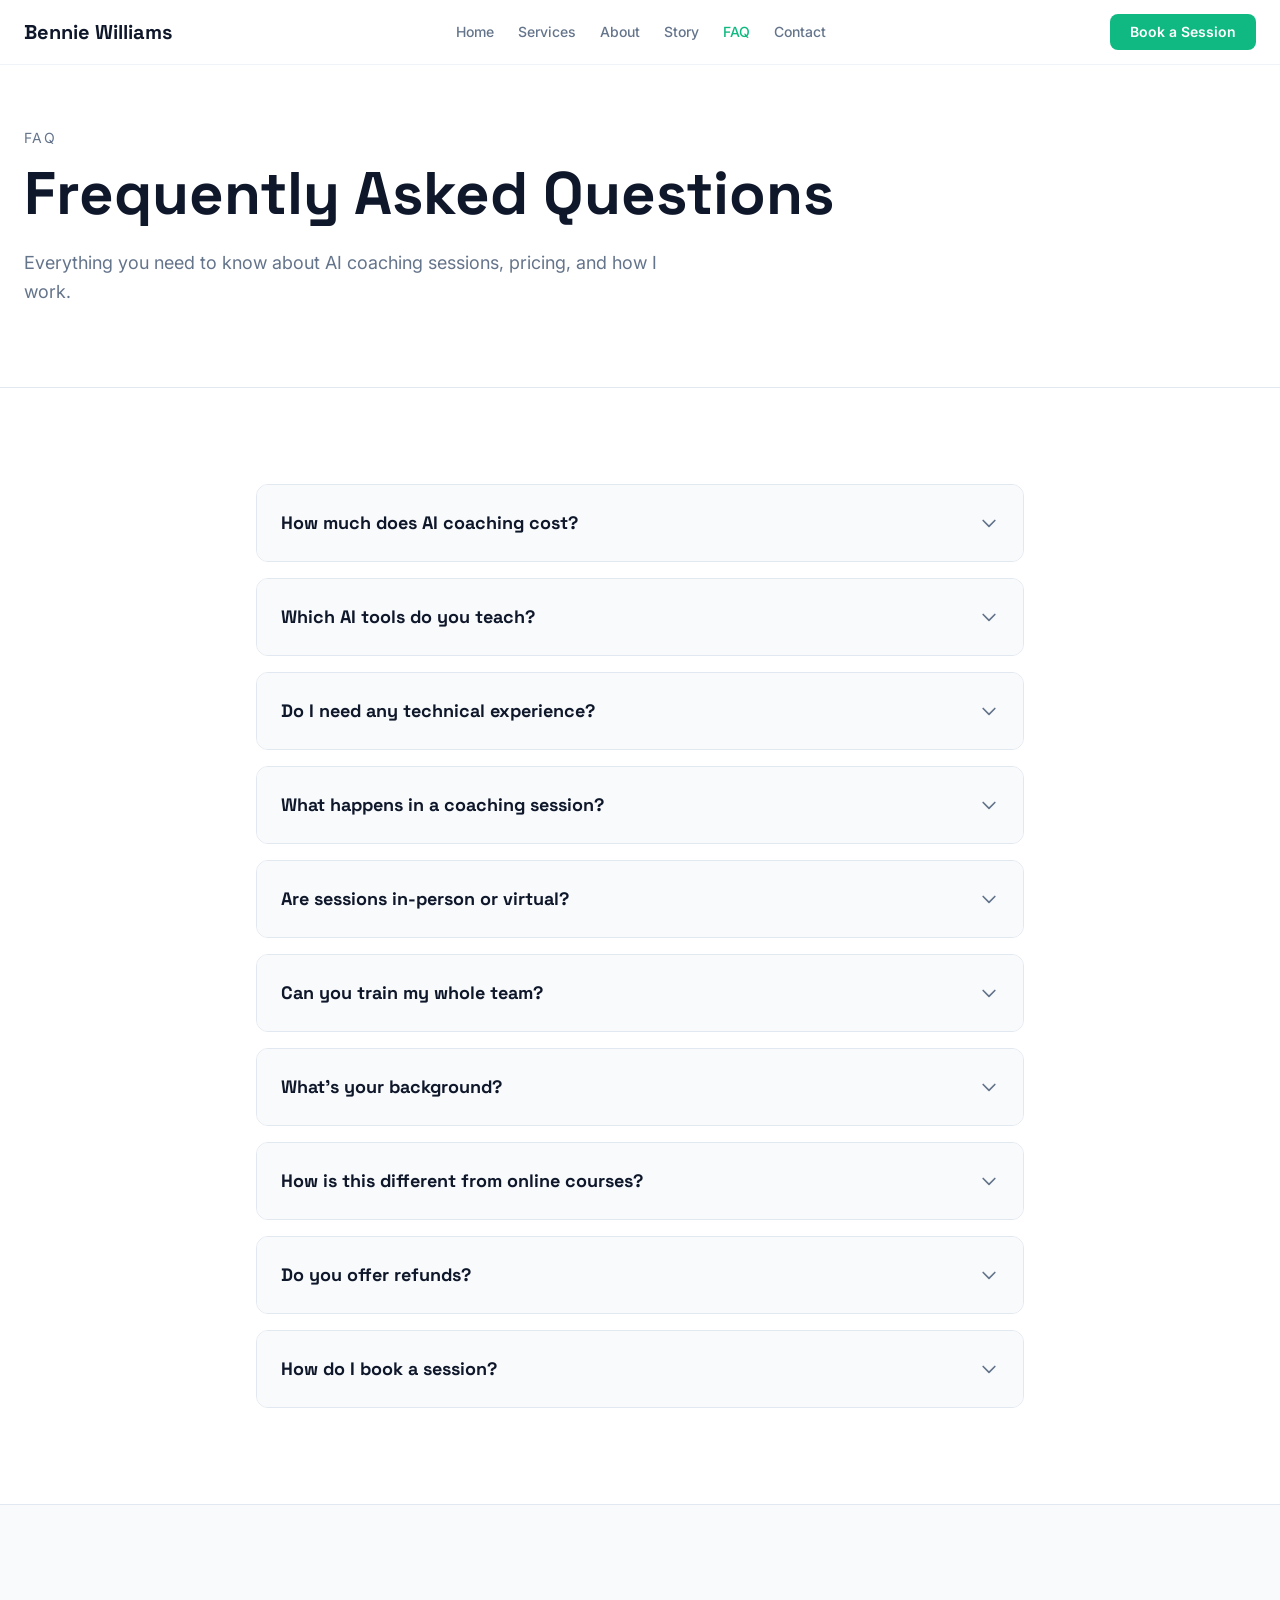
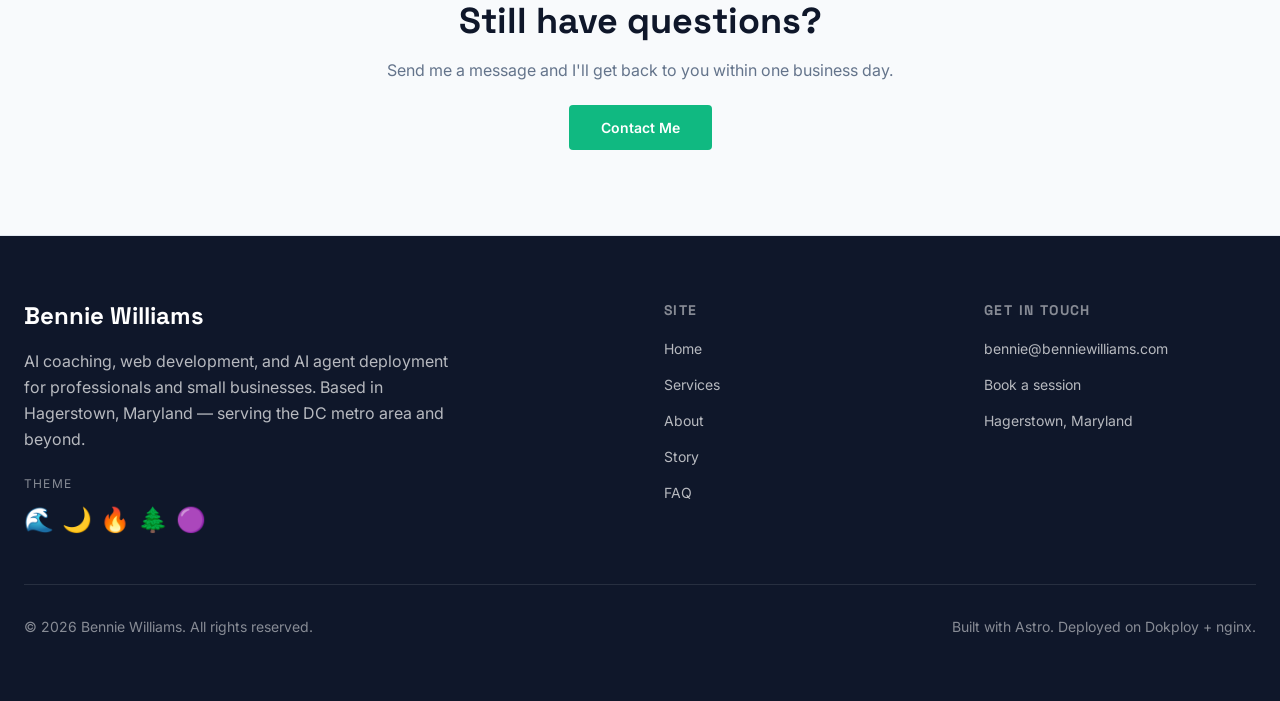
<file: faq.html>
<!DOCTYPE html><html lang="en"> <head><meta charset="UTF-8"><meta name="viewport" content="width=device-width, initial-scale=1.0"><link rel="icon" type="image/svg+xml" href="favicon.svg"><title>FAQ — Bennie Williams</title><meta name="description" content="Everything you need to know about AI coaching sessions, pricing, and how I work."><link rel="canonical" href="faq.html"><!-- Open Graph --><meta property="og:type" content="website"><meta property="og:title" content="FAQ — Bennie Williams"><meta property="og:description" content="Everything you need to know about AI coaching sessions, pricing, and how I work."><meta property="og:url" content="https://benniewilliams.com/faq"><meta property="og:site_name" content="Bennie Williams"><!-- Twitter --><meta name="twitter:card" content="summary_large_image"><meta name="twitter:title" content="FAQ — Bennie Williams"><meta name="twitter:description" content="Everything you need to know about AI coaching sessions, pricing, and how I work."><!-- Fonts --><link rel="preconnect" href="https://fonts.googleapis.com"><link rel="preconnect" href="https://fonts.gstatic.com" crossorigin><link href="https://fonts.googleapis.com/css2?family=Inter:wght@400;500;600;700&family=Space+Grotesk:wght@500;600;700&display=swap" rel="stylesheet"><!-- Theme script (runs before paint to prevent flash) --><script>
  (function () {
    const saved = localStorage.getItem("theme") || "slate";
    document.documentElement.setAttribute("data-theme", saved);
  })();
</script><!-- Privacy-friendly analytics by Plausible --><script async src="https://pl.bawai.org/js/pa-OEhP2giB1Jv7keBqvgI_W.js"></script><script type="module">const s=new IntersectionObserver(e=>{e.forEach(r=>{r.isIntersecting&&(r.target.classList.add("visible"),s.unobserve(r.target))})},{threshold:.1,rootMargin:"0px 0px -50px 0px"});document.querySelectorAll(".reveal").forEach(e=>s.observe(e));</script><link rel="stylesheet" href="assets/about.D7JN6tlN.css">
<link rel="stylesheet" href="assets/ai-coaching-frederick.u99FWhEz.css"></head> <body> <nav class="fixed top-0 left-0 right-0 z-50 bg-background/95 backdrop-blur-sm border-b border-[rgb(var(--color-section-border))]/50 transition-colors"> <div class="mx-auto max-w-content px-6"> <div class="flex items-center justify-between h-16"> <!-- Logo --> <a href="index.html" class="font-heading text-xl font-bold text-heading hover:text-accent transition-colors">
Bennie Williams
</a> <!-- Desktop Nav --> <div class="hidden lg:flex items-center gap-6"> <a href="index.html" class="text-sm font-medium transition-colors text-muted hover:text-heading"> Home </a><a href="services.html" class="text-sm font-medium transition-colors text-muted hover:text-heading"> Services </a><a href="about.html" class="text-sm font-medium transition-colors text-muted hover:text-heading"> About </a><a href="story.html" class="text-sm font-medium transition-colors text-muted hover:text-heading"> Story </a><a href="faq.html" class="text-sm font-medium transition-colors text-accent"> FAQ </a><a href="contact.html" class="text-sm font-medium transition-colors text-muted hover:text-heading"> Contact </a> </div> <!-- CTA + Mobile toggle --> <div class="flex items-center gap-4"> <a href="contact.html" class="hidden sm:inline-block bg-accent text-[rgb(var(--color-accent-text))] px-5 py-2 rounded-lg text-sm font-semibold hover:opacity-90 transition-opacity">
Book a Session
</a> <button id="mobile-menu-toggle" class="lg:hidden p-2 text-heading" aria-label="Toggle menu"> <svg class="w-6 h-6" fill="none" stroke="currentColor" viewBox="0 0 24 24" id="menu-icon"> <path stroke-linecap="round" stroke-linejoin="round" stroke-width="2" d="M4 6h16M4 12h16M4 18h16"></path> </svg> <svg class="w-6 h-6 hidden" fill="none" stroke="currentColor" viewBox="0 0 24 24" id="close-icon"> <path stroke-linecap="round" stroke-linejoin="round" stroke-width="2" d="M6 18L18 6M6 6l12 12"></path> </svg> </button> </div> </div> </div> <!-- Mobile Menu --> <div id="mobile-menu" class="hidden lg:hidden border-t border-[rgb(var(--color-section-border))] bg-background"> <div class="px-6 py-4 space-y-3"> <a href="index.html" class="block text-base font-medium transition-colors text-muted hover:text-heading"> Home </a><a href="services.html" class="block text-base font-medium transition-colors text-muted hover:text-heading"> Services </a><a href="about.html" class="block text-base font-medium transition-colors text-muted hover:text-heading"> About </a><a href="story.html" class="block text-base font-medium transition-colors text-muted hover:text-heading"> Story </a><a href="faq.html" class="block text-base font-medium transition-colors text-accent"> FAQ </a><a href="contact.html" class="block text-base font-medium transition-colors text-muted hover:text-heading"> Contact </a> <a href="contact.html" class="block bg-accent text-[rgb(var(--color-accent-text))] px-5 py-2.5 rounded-lg text-sm font-semibold text-center hover:opacity-90 transition-opacity">
Book a Session
</a> </div> </div> </nav> <!-- Spacer for fixed navbar --> <div class="h-16"></div> <script type="module">const e=document.getElementById("mobile-menu-toggle"),n=document.getElementById("mobile-menu"),t=document.getElementById("menu-icon"),o=document.getElementById("close-icon");e?.addEventListener("click",()=>{n?.classList.toggle("hidden"),t?.classList.toggle("hidden"),o?.classList.toggle("hidden")});</script> <main>  <script type="application/ld+json">{"@context":"https://schema.org","@type":"FAQPage","mainEntity":[{"@type":"Question","name":"How much does AI coaching cost?","acceptedAnswer":{"@type":"Answer","text":"I offer three session tiers: AI Kickstart ($150 for 60 minutes), AI Deep Dive ($250 for 90 minutes), and AI Workflow Builder ($400 for two 60-minute sessions). All sessions include a recording and follow-up support."}},{"@type":"Question","name":"Which AI tools do you teach?","acceptedAnswer":{"@type":"Answer","text":"I work with Claude (Anthropic), ChatGPT (OpenAI), and Perplexity. During our first session, I help you choose the tool that fits your work style and goals. I don't sell any particular tool — I teach you to use whichever one works best for your situation."}},{"@type":"Question","name":"Do I need any technical experience?","acceptedAnswer":{"@type":"Answer","text":"No. I work with people at every level — from those who've never used AI to those who want to build advanced workflows. My approach is structured and practical, so you'll learn regardless of your starting point."}},{"@type":"Question","name":"What happens in a coaching session?","acceptedAnswer":{"@type":"Answer","text":"Every session follows a three-phase structure: (1) Tool Selection — we identify the right AI tool for your work, (2) Prompting Framework — I teach you a structured method for writing prompts that get useful results, and (3) Real Work — we work through an actual task from your job using AI. You leave with something tangible, not just notes."}},{"@type":"Question","name":"Are sessions in-person or virtual?","acceptedAnswer":{"@type":"Answer","text":"All sessions are conducted via Zoom by default. If you're in the Hagerstown or Frederick, Maryland area, I can arrange in-person sessions at your office or a meeting space. Just mention your preference when booking."}},{"@type":"Question","name":"Can you train my whole team?","acceptedAnswer":{"@type":"Answer","text":"Yes. While my standard sessions are 1-on-1, I offer custom team training packages for organizations. Contact me to discuss your team's size, goals, and schedule, and I'll build a training plan around your specific needs."}},{"@type":"Question","name":"What's your background?","acceptedAnswer":{"@type":"Answer","text":"I have 30+ years in IT infrastructure, including 12 years in the U.S. Navy, 6 years at Lockheed Martin, 9 years at Accenture, and I currently oversee data center operations at Children's National Hospital. I've been through every major technology shift since the 1990s — virtualization, cloud, mobile, automation — and I bring that perspective to AI education."}},{"@type":"Question","name":"How is this different from online courses?","acceptedAnswer":{"@type":"Answer","text":"Online courses give you generic content. I give you a personalized framework built around your actual work. You bring a real task — a report, an email, a project plan — and we solve it together using AI. You leave having done real work, not just watched a video."}},{"@type":"Question","name":"Do you offer refunds?","acceptedAnswer":{"@type":"Answer","text":"Yes, within the first 30 minutes of your session. If you're not feeling it after 30 minutes, I'll refund you in full. Beyond that point, the session continues as booked. I'm confident enough in the value that I offer that window — if it's not clicking by then, fair enough."}},{"@type":"Question","name":"How do I book a session?","acceptedAnswer":{"@type":"Answer","text":"Visit the Services page to see all packages and pricing, or use the Contact page to send me a message. I'll respond within one business day to schedule your session."}}]}</script>  <section class="bg-background pt-16 pb-20 border-b border-[rgb(var(--color-section-border))]"> <div class="mx-auto max-w-content px-6"> <div class="reveal"> <p class="text-sm text-muted tracking-widest uppercase mb-4">FAQ</p> <h1 class="font-heading text-4xl md:text-5xl lg:text-6xl font-bold text-heading leading-tight max-w-4xl">
Frequently Asked Questions
</h1> <p class="mt-6 text-lg text-muted max-w-2xl leading-relaxed">
Everything you need to know about AI coaching sessions, pricing, and how I work.
</p> </div> </div> </section>  <section class="section-padding bg-background"> <div class="mx-auto max-w-content px-6"> <div class="max-w-3xl mx-auto space-y-4"> <details class="reveal border border-[rgb(var(--color-section-border))] rounded-xl overflow-hidden group"> <summary class="w-full flex items-center justify-between p-6 text-left bg-card hover:bg-card/80 transition-colors"> <h3 class="font-heading text-lg font-bold text-heading pr-4">How much does AI coaching cost?</h3> <svg class="faq-chevron w-5 h-5 text-muted shrink-0 transition-transform duration-200" fill="none" stroke="currentColor" viewBox="0 0 24 24"> <path stroke-linecap="round" stroke-linejoin="round" stroke-width="2" d="M19 9l-7 7-7-7"></path> </svg> </summary> <div class="px-6 pb-6 bg-background"> <p class="text-muted leading-relaxed">I offer three session tiers: AI Kickstart ($150 for 60 minutes), AI Deep Dive ($250 for 90 minutes), and AI Workflow Builder ($400 for two 60-minute sessions). All sessions include a recording and follow-up support.</p> </div> </details><details class="reveal border border-[rgb(var(--color-section-border))] rounded-xl overflow-hidden group"> <summary class="w-full flex items-center justify-between p-6 text-left bg-card hover:bg-card/80 transition-colors"> <h3 class="font-heading text-lg font-bold text-heading pr-4">Which AI tools do you teach?</h3> <svg class="faq-chevron w-5 h-5 text-muted shrink-0 transition-transform duration-200" fill="none" stroke="currentColor" viewBox="0 0 24 24"> <path stroke-linecap="round" stroke-linejoin="round" stroke-width="2" d="M19 9l-7 7-7-7"></path> </svg> </summary> <div class="px-6 pb-6 bg-background"> <p class="text-muted leading-relaxed">I work with Claude (Anthropic), ChatGPT (OpenAI), and Perplexity. During our first session, I help you choose the tool that fits your work style and goals. I don&#39;t sell any particular tool — I teach you to use whichever one works best for your situation.</p> </div> </details><details class="reveal border border-[rgb(var(--color-section-border))] rounded-xl overflow-hidden group"> <summary class="w-full flex items-center justify-between p-6 text-left bg-card hover:bg-card/80 transition-colors"> <h3 class="font-heading text-lg font-bold text-heading pr-4">Do I need any technical experience?</h3> <svg class="faq-chevron w-5 h-5 text-muted shrink-0 transition-transform duration-200" fill="none" stroke="currentColor" viewBox="0 0 24 24"> <path stroke-linecap="round" stroke-linejoin="round" stroke-width="2" d="M19 9l-7 7-7-7"></path> </svg> </summary> <div class="px-6 pb-6 bg-background"> <p class="text-muted leading-relaxed">No. I work with people at every level — from those who&#39;ve never used AI to those who want to build advanced workflows. My approach is structured and practical, so you&#39;ll learn regardless of your starting point.</p> </div> </details><details class="reveal border border-[rgb(var(--color-section-border))] rounded-xl overflow-hidden group"> <summary class="w-full flex items-center justify-between p-6 text-left bg-card hover:bg-card/80 transition-colors"> <h3 class="font-heading text-lg font-bold text-heading pr-4">What happens in a coaching session?</h3> <svg class="faq-chevron w-5 h-5 text-muted shrink-0 transition-transform duration-200" fill="none" stroke="currentColor" viewBox="0 0 24 24"> <path stroke-linecap="round" stroke-linejoin="round" stroke-width="2" d="M19 9l-7 7-7-7"></path> </svg> </summary> <div class="px-6 pb-6 bg-background"> <p class="text-muted leading-relaxed">Every session follows a three-phase structure: (1) Tool Selection — we identify the right AI tool for your work, (2) Prompting Framework — I teach you a structured method for writing prompts that get useful results, and (3) Real Work — we work through an actual task from your job using AI. You leave with something tangible, not just notes.</p> </div> </details><details class="reveal border border-[rgb(var(--color-section-border))] rounded-xl overflow-hidden group"> <summary class="w-full flex items-center justify-between p-6 text-left bg-card hover:bg-card/80 transition-colors"> <h3 class="font-heading text-lg font-bold text-heading pr-4">Are sessions in-person or virtual?</h3> <svg class="faq-chevron w-5 h-5 text-muted shrink-0 transition-transform duration-200" fill="none" stroke="currentColor" viewBox="0 0 24 24"> <path stroke-linecap="round" stroke-linejoin="round" stroke-width="2" d="M19 9l-7 7-7-7"></path> </svg> </summary> <div class="px-6 pb-6 bg-background"> <p class="text-muted leading-relaxed">All sessions are conducted via Zoom by default. If you&#39;re in the Hagerstown or Frederick, Maryland area, I can arrange in-person sessions at your office or a meeting space. Just mention your preference when booking.</p> </div> </details><details class="reveal border border-[rgb(var(--color-section-border))] rounded-xl overflow-hidden group"> <summary class="w-full flex items-center justify-between p-6 text-left bg-card hover:bg-card/80 transition-colors"> <h3 class="font-heading text-lg font-bold text-heading pr-4">Can you train my whole team?</h3> <svg class="faq-chevron w-5 h-5 text-muted shrink-0 transition-transform duration-200" fill="none" stroke="currentColor" viewBox="0 0 24 24"> <path stroke-linecap="round" stroke-linejoin="round" stroke-width="2" d="M19 9l-7 7-7-7"></path> </svg> </summary> <div class="px-6 pb-6 bg-background"> <p class="text-muted leading-relaxed">Yes. While my standard sessions are 1-on-1, I offer custom team training packages for organizations. Contact me to discuss your team&#39;s size, goals, and schedule, and I&#39;ll build a training plan around your specific needs.</p> </div> </details><details class="reveal border border-[rgb(var(--color-section-border))] rounded-xl overflow-hidden group"> <summary class="w-full flex items-center justify-between p-6 text-left bg-card hover:bg-card/80 transition-colors"> <h3 class="font-heading text-lg font-bold text-heading pr-4">What&#39;s your background?</h3> <svg class="faq-chevron w-5 h-5 text-muted shrink-0 transition-transform duration-200" fill="none" stroke="currentColor" viewBox="0 0 24 24"> <path stroke-linecap="round" stroke-linejoin="round" stroke-width="2" d="M19 9l-7 7-7-7"></path> </svg> </summary> <div class="px-6 pb-6 bg-background"> <p class="text-muted leading-relaxed">I have 30+ years in IT infrastructure, including 12 years in the U.S. Navy, 6 years at Lockheed Martin, 9 years at Accenture, and I currently oversee data center operations at Children&#39;s National Hospital. I&#39;ve been through every major technology shift since the 1990s — virtualization, cloud, mobile, automation — and I bring that perspective to AI education.</p> </div> </details><details class="reveal border border-[rgb(var(--color-section-border))] rounded-xl overflow-hidden group"> <summary class="w-full flex items-center justify-between p-6 text-left bg-card hover:bg-card/80 transition-colors"> <h3 class="font-heading text-lg font-bold text-heading pr-4">How is this different from online courses?</h3> <svg class="faq-chevron w-5 h-5 text-muted shrink-0 transition-transform duration-200" fill="none" stroke="currentColor" viewBox="0 0 24 24"> <path stroke-linecap="round" stroke-linejoin="round" stroke-width="2" d="M19 9l-7 7-7-7"></path> </svg> </summary> <div class="px-6 pb-6 bg-background"> <p class="text-muted leading-relaxed">Online courses give you generic content. I give you a personalized framework built around your actual work. You bring a real task — a report, an email, a project plan — and we solve it together using AI. You leave having done real work, not just watched a video.</p> </div> </details><details class="reveal border border-[rgb(var(--color-section-border))] rounded-xl overflow-hidden group"> <summary class="w-full flex items-center justify-between p-6 text-left bg-card hover:bg-card/80 transition-colors"> <h3 class="font-heading text-lg font-bold text-heading pr-4">Do you offer refunds?</h3> <svg class="faq-chevron w-5 h-5 text-muted shrink-0 transition-transform duration-200" fill="none" stroke="currentColor" viewBox="0 0 24 24"> <path stroke-linecap="round" stroke-linejoin="round" stroke-width="2" d="M19 9l-7 7-7-7"></path> </svg> </summary> <div class="px-6 pb-6 bg-background"> <p class="text-muted leading-relaxed">Yes, within the first 30 minutes of your session. If you&#39;re not feeling it after 30 minutes, I&#39;ll refund you in full. Beyond that point, the session continues as booked. I&#39;m confident enough in the value that I offer that window — if it&#39;s not clicking by then, fair enough.</p> </div> </details><details class="reveal border border-[rgb(var(--color-section-border))] rounded-xl overflow-hidden group"> <summary class="w-full flex items-center justify-between p-6 text-left bg-card hover:bg-card/80 transition-colors"> <h3 class="font-heading text-lg font-bold text-heading pr-4">How do I book a session?</h3> <svg class="faq-chevron w-5 h-5 text-muted shrink-0 transition-transform duration-200" fill="none" stroke="currentColor" viewBox="0 0 24 24"> <path stroke-linecap="round" stroke-linejoin="round" stroke-width="2" d="M19 9l-7 7-7-7"></path> </svg> </summary> <div class="px-6 pb-6 bg-background"> <p class="text-muted leading-relaxed">Visit the Services page to see all packages and pricing, or use the Contact page to send me a message. I&#39;ll respond within one business day to schedule your session.</p> </div> </details> </div> </div> </section>  <section class="section-padding bg-card border-t border-[rgb(var(--color-section-border))]"> <div class="mx-auto max-w-content px-6"> <div class="reveal max-w-2xl mx-auto text-center"> <h2 class="font-heading text-3xl md:text-4xl font-bold text-heading mb-4">Still have questions?</h2> <p class="text-muted leading-relaxed mb-8">
Send me a message and I'll get back to you within one business day.
</p> <a href="contact.html" class="bg-accent text-[rgb(var(--color-accent-text))] px-8 py-3.5 rounded font-semibold text-sm hover:opacity-90 transition-opacity">
Contact Me
</a> </div> </div> </section>  </main> <footer class="bg-primary text-on-dark border-t border-[rgb(var(--color-section-border))]"> <div class="mx-auto max-w-content px-6 py-16"> <div class="grid grid-cols-1 md:grid-cols-4 gap-12"> <!-- Brand --> <div class="md:col-span-2"> <h3 class="font-heading text-2xl font-bold">Bennie Williams</h3> <p class="mt-4 text-on-dark/70 max-w-md leading-relaxed">
AI coaching, web development, and AI agent deployment for professionals and small businesses.
          Based in Hagerstown, Maryland — serving the DC metro area and beyond.
</p> <!-- Theme picker --> <div class="mt-6"> <p class="text-xs text-on-dark/50 uppercase tracking-widest mb-3">Theme</p> <div class="flex gap-2"> <button class="theme-btn text-2xl hover:scale-110 transition-transform" data-theme-id="slate" title="Slate"> 🌊 </button><button class="theme-btn text-2xl hover:scale-110 transition-transform" data-theme-id="midnight" title="Midnight"> 🌙 </button><button class="theme-btn text-2xl hover:scale-110 transition-transform" data-theme-id="warm" title="Warm"> 🔥 </button><button class="theme-btn text-2xl hover:scale-110 transition-transform" data-theme-id="forest" title="Forest"> 🌲 </button><button class="theme-btn text-2xl hover:scale-110 transition-transform" data-theme-id="purple" title="Purple"> 🟣 </button> </div> </div> </div> <!-- Quick Links --> <div> <h4 class="font-heading text-sm font-bold uppercase tracking-widest text-on-dark/50 mb-4">Site</h4> <ul class="space-y-3"> <li><a href="index.html" class="text-on-dark/70 hover:text-accent transition-colors text-sm">Home</a></li> <li><a href="services.html" class="text-on-dark/70 hover:text-accent transition-colors text-sm">Services</a></li> <li><a href="about.html" class="text-on-dark/70 hover:text-accent transition-colors text-sm">About</a></li> <li><a href="story.html" class="text-on-dark/70 hover:text-accent transition-colors text-sm">Story</a></li> <li></li> <li><a href="faq.html" class="text-on-dark/70 hover:text-accent transition-colors text-sm">FAQ</a></li> </ul> </div> <!-- Contact --> <div> <h4 class="font-heading text-sm font-bold uppercase tracking-widest text-on-dark/50 mb-4">Get in Touch</h4> <ul class="space-y-3"> <li><a href="mailto:bennie@benniewilliams.com" class="text-on-dark/70 hover:text-accent transition-colors text-sm">bennie@benniewilliams.com</a></li> <li><a href="contact.html" class="text-on-dark/70 hover:text-accent transition-colors text-sm">Book a session</a></li> <li><span class="text-on-dark/70 text-sm">Hagerstown, Maryland</span></li> </ul> </div> </div> <div class="mt-12 pt-8 border-t border-on-dark/10 flex flex-col sm:flex-row justify-between items-center gap-4"> <p class="text-on-dark/50 text-sm">&copy; 2026 Bennie Williams. All rights reserved.</p> <p class="text-on-dark/50 text-sm">
Built with Astro. Deployed on Dokploy + nginx.
</p> </div> </div> </footer> <script type="module">document.querySelectorAll(".theme-btn").forEach(t=>{t.addEventListener("click",()=>{const e=t.dataset.themeId;e&&(document.documentElement.setAttribute("data-theme",e),localStorage.setItem("theme",e))})});</script> <!-- Scroll reveal --> <script type="module">window.plausible=window.plausible||function(){(plausible.q=plausible.q||[]).push(arguments)},plausible.init=plausible.init||function(i){plausible.o=i||{}};plausible.init();</script> </body> </html>
</file>
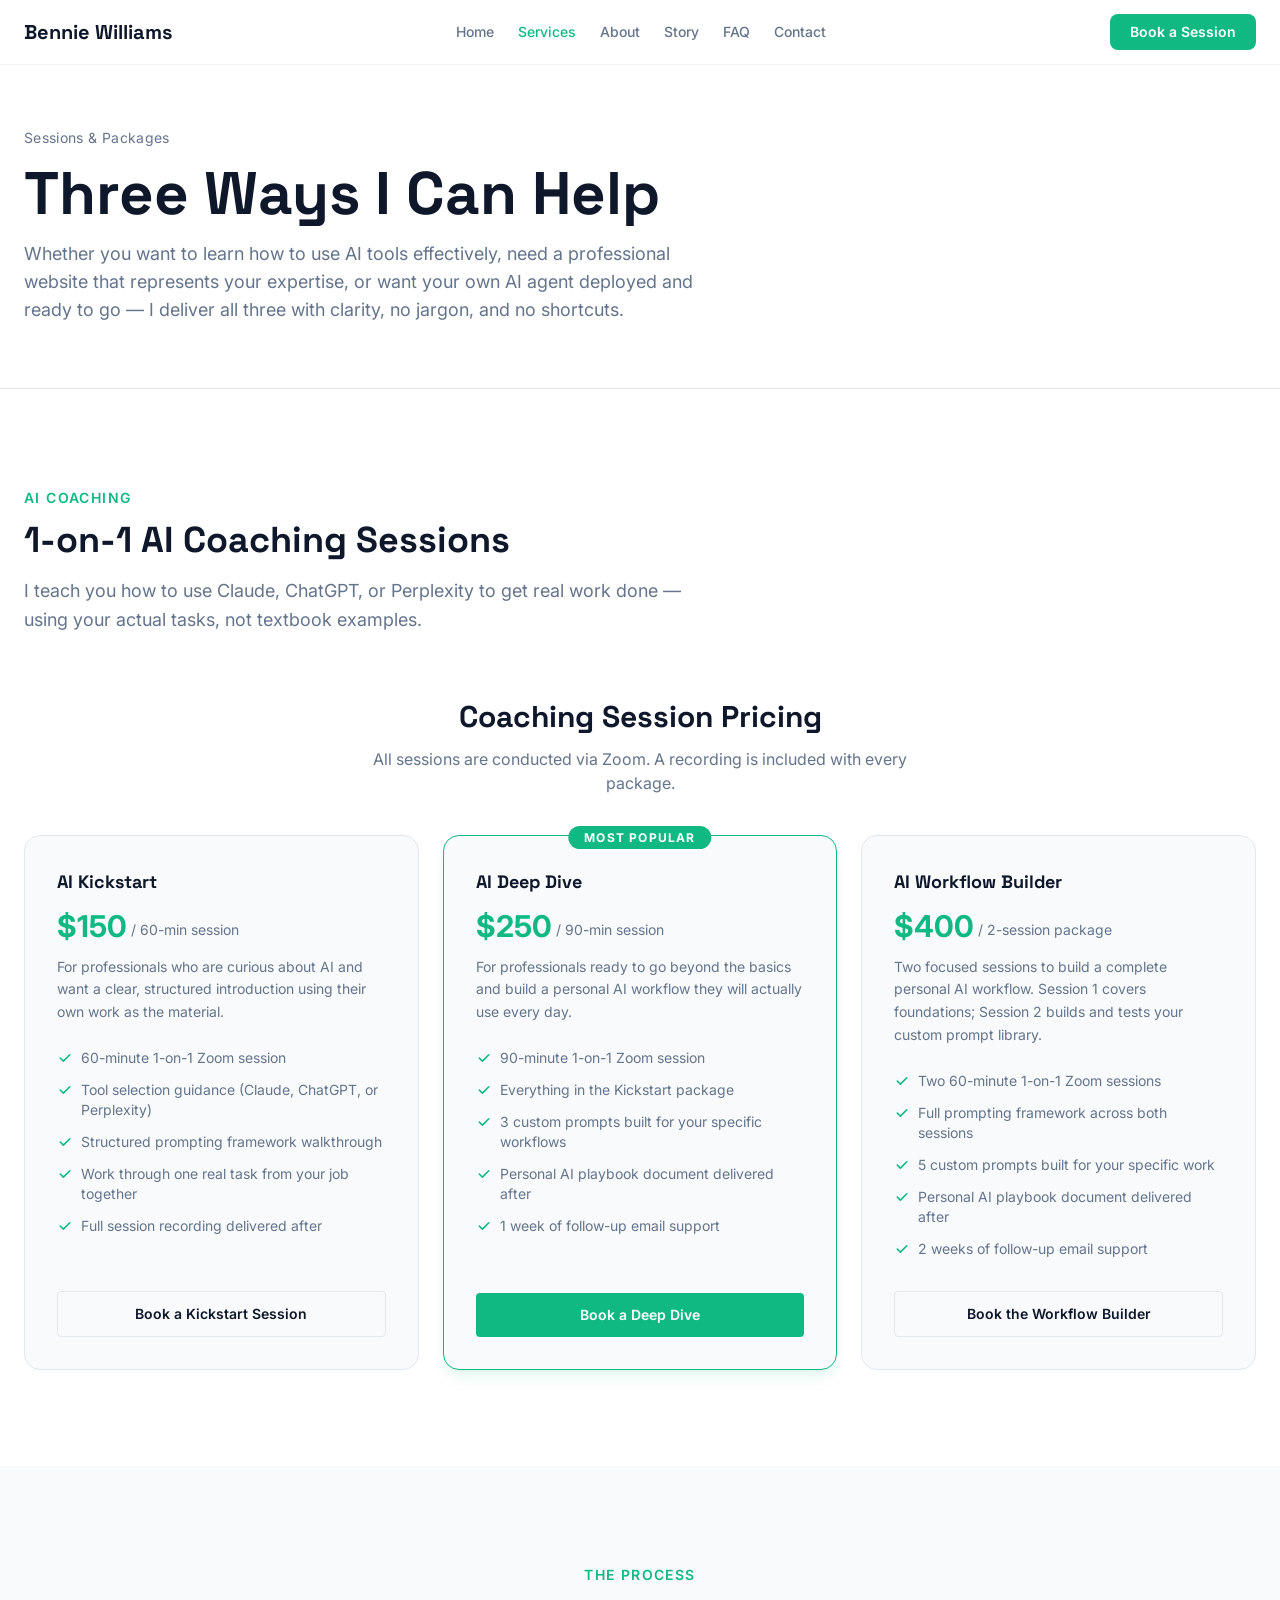
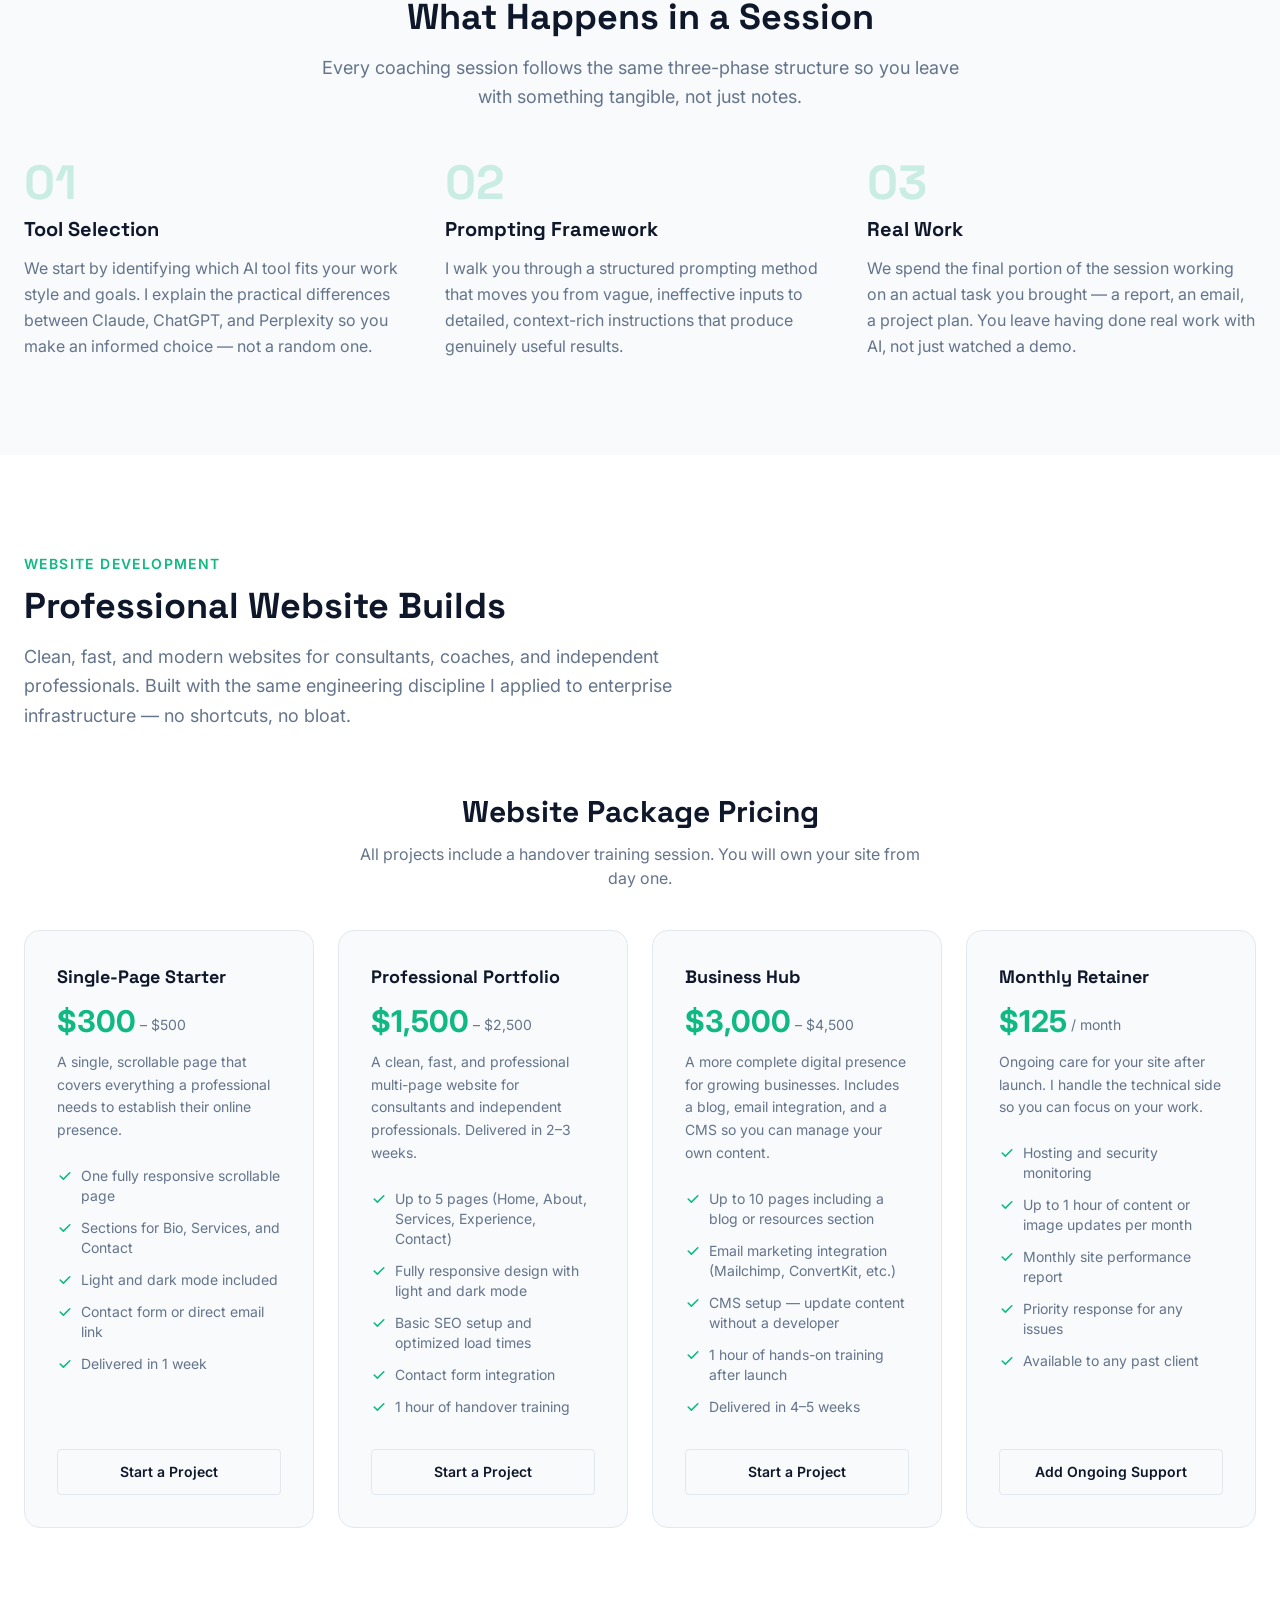
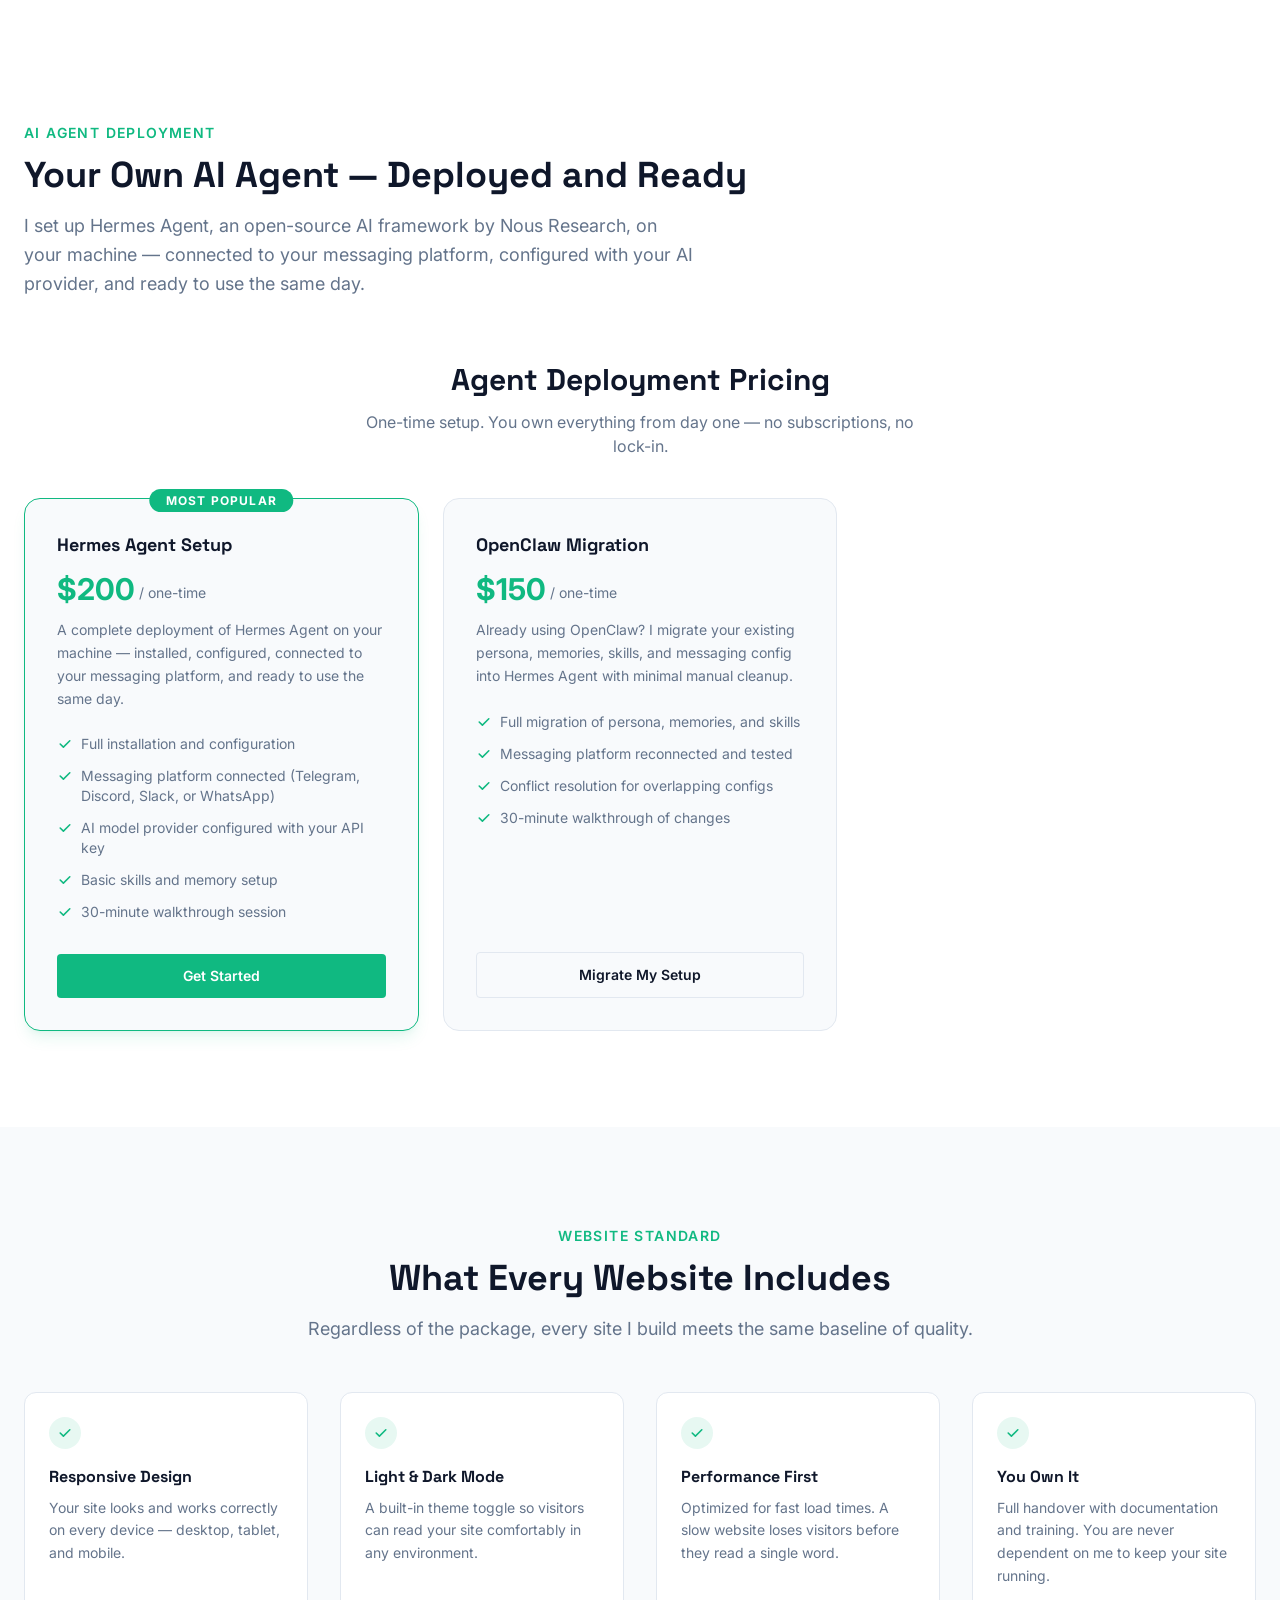
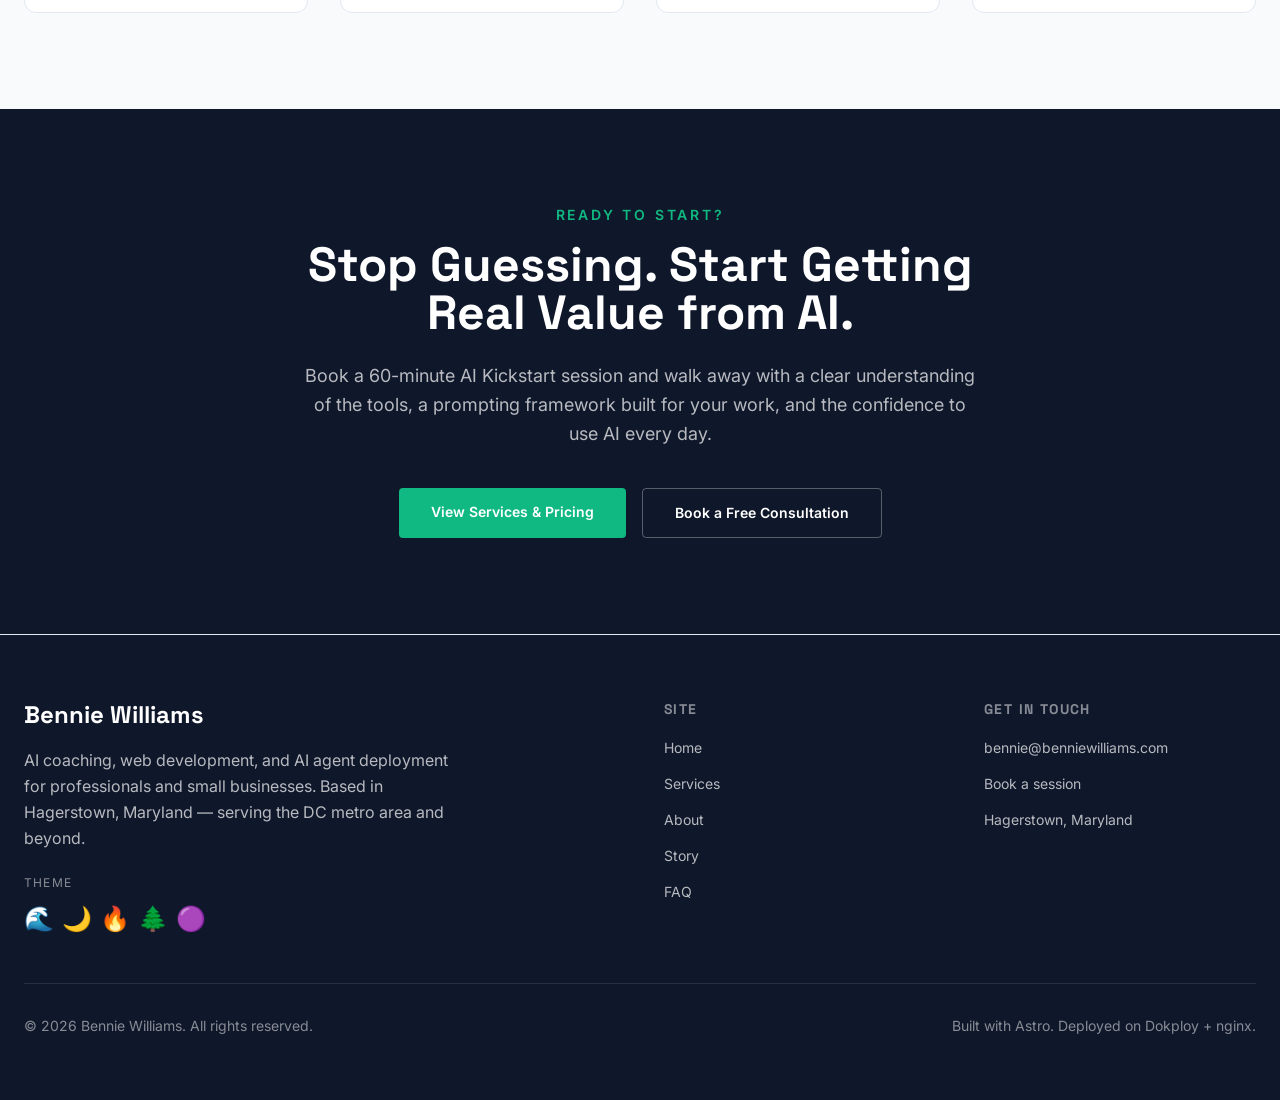
<file: services.html>
<!DOCTYPE html><html lang="en"> <head><meta charset="UTF-8"><meta name="viewport" content="width=device-width, initial-scale=1.0"><link rel="icon" type="image/svg+xml" href="favicon.svg"><title>Services — Bennie Williams</title><meta name="description" content="1-on-1 AI coaching sessions and professional website development for consultants and small businesses in Maryland."><link rel="canonical" href="services.html"><!-- Open Graph --><meta property="og:type" content="website"><meta property="og:title" content="Services — Bennie Williams"><meta property="og:description" content="1-on-1 AI coaching sessions and professional website development for consultants and small businesses in Maryland."><meta property="og:url" content="https://benniewilliams.com/services"><meta property="og:site_name" content="Bennie Williams"><!-- Twitter --><meta name="twitter:card" content="summary_large_image"><meta name="twitter:title" content="Services — Bennie Williams"><meta name="twitter:description" content="1-on-1 AI coaching sessions and professional website development for consultants and small businesses in Maryland."><!-- Fonts --><link rel="preconnect" href="https://fonts.googleapis.com"><link rel="preconnect" href="https://fonts.gstatic.com" crossorigin><link href="https://fonts.googleapis.com/css2?family=Inter:wght@400;500;600;700&family=Space+Grotesk:wght@500;600;700&display=swap" rel="stylesheet"><!-- Theme script (runs before paint to prevent flash) --><script>
  (function () {
    const saved = localStorage.getItem("theme") || "slate";
    document.documentElement.setAttribute("data-theme", saved);
  })();
</script><!-- Privacy-friendly analytics by Plausible --><script async src="https://pl.bawai.org/js/pa-OEhP2giB1Jv7keBqvgI_W.js"></script><script type="module">const s=new IntersectionObserver(e=>{e.forEach(r=>{r.isIntersecting&&(r.target.classList.add("visible"),s.unobserve(r.target))})},{threshold:.1,rootMargin:"0px 0px -50px 0px"});document.querySelectorAll(".reveal").forEach(e=>s.observe(e));</script><link rel="stylesheet" href="assets/about.D7JN6tlN.css">
<link rel="stylesheet" href="assets/ai-coaching-frederick.u99FWhEz.css"></head> <body> <nav class="fixed top-0 left-0 right-0 z-50 bg-background/95 backdrop-blur-sm border-b border-[rgb(var(--color-section-border))]/50 transition-colors"> <div class="mx-auto max-w-content px-6"> <div class="flex items-center justify-between h-16"> <!-- Logo --> <a href="index.html" class="font-heading text-xl font-bold text-heading hover:text-accent transition-colors">
Bennie Williams
</a> <!-- Desktop Nav --> <div class="hidden lg:flex items-center gap-6"> <a href="index.html" class="text-sm font-medium transition-colors text-muted hover:text-heading"> Home </a><a href="services.html" class="text-sm font-medium transition-colors text-accent"> Services </a><a href="about.html" class="text-sm font-medium transition-colors text-muted hover:text-heading"> About </a><a href="story.html" class="text-sm font-medium transition-colors text-muted hover:text-heading"> Story </a><a href="faq.html" class="text-sm font-medium transition-colors text-muted hover:text-heading"> FAQ </a><a href="contact.html" class="text-sm font-medium transition-colors text-muted hover:text-heading"> Contact </a> </div> <!-- CTA + Mobile toggle --> <div class="flex items-center gap-4"> <a href="contact.html" class="hidden sm:inline-block bg-accent text-[rgb(var(--color-accent-text))] px-5 py-2 rounded-lg text-sm font-semibold hover:opacity-90 transition-opacity">
Book a Session
</a> <button id="mobile-menu-toggle" class="lg:hidden p-2 text-heading" aria-label="Toggle menu"> <svg class="w-6 h-6" fill="none" stroke="currentColor" viewBox="0 0 24 24" id="menu-icon"> <path stroke-linecap="round" stroke-linejoin="round" stroke-width="2" d="M4 6h16M4 12h16M4 18h16"></path> </svg> <svg class="w-6 h-6 hidden" fill="none" stroke="currentColor" viewBox="0 0 24 24" id="close-icon"> <path stroke-linecap="round" stroke-linejoin="round" stroke-width="2" d="M6 18L18 6M6 6l12 12"></path> </svg> </button> </div> </div> </div> <!-- Mobile Menu --> <div id="mobile-menu" class="hidden lg:hidden border-t border-[rgb(var(--color-section-border))] bg-background"> <div class="px-6 py-4 space-y-3"> <a href="index.html" class="block text-base font-medium transition-colors text-muted hover:text-heading"> Home </a><a href="services.html" class="block text-base font-medium transition-colors text-accent"> Services </a><a href="about.html" class="block text-base font-medium transition-colors text-muted hover:text-heading"> About </a><a href="story.html" class="block text-base font-medium transition-colors text-muted hover:text-heading"> Story </a><a href="faq.html" class="block text-base font-medium transition-colors text-muted hover:text-heading"> FAQ </a><a href="contact.html" class="block text-base font-medium transition-colors text-muted hover:text-heading"> Contact </a> <a href="contact.html" class="block bg-accent text-[rgb(var(--color-accent-text))] px-5 py-2.5 rounded-lg text-sm font-semibold text-center hover:opacity-90 transition-opacity">
Book a Session
</a> </div> </div> </nav> <!-- Spacer for fixed navbar --> <div class="h-16"></div> <script type="module">const e=document.getElementById("mobile-menu-toggle"),n=document.getElementById("mobile-menu"),t=document.getElementById("menu-icon"),o=document.getElementById("close-icon");e?.addEventListener("click",()=>{n?.classList.toggle("hidden"),t?.classList.toggle("hidden"),o?.classList.toggle("hidden")});</script> <main>   <section class="bg-background pt-16 pb-16 border-b border-[rgb(var(--color-section-border))]"> <div class="mx-auto max-w-content px-6"> <div class="reveal"> <p class="text-sm text-muted tracking-wide mb-4">Sessions &amp; Packages</p> <h1 class="font-heading text-5xl md:text-6xl font-bold text-heading">Three Ways I Can Help</h1> <p class="mt-4 text-lg text-muted max-w-2xl">
Whether you want to learn how to use AI tools effectively, need a professional website that
          represents your expertise, or want your own AI agent deployed and ready to go — I deliver all
          three with clarity, no jargon, and no shortcuts.
</p> </div> </div> </section>  <section class="section-padding bg-background"> <div class="mx-auto max-w-content px-6"> <div class="reveal  mb-12"> <span class="inline-block text-sm font-semibold text-accent uppercase tracking-widest mb-3"> AI Coaching </span> <h2 class="font-heading text-3xl md:text-4xl font-bold text-heading leading-tight"> 1-on-1 AI Coaching Sessions </h2> <p class="mt-4 text-lg text-muted leading-relaxed max-w-2xl"> I teach you how to use Claude, ChatGPT, or Perplexity to get real work done — using your actual tasks, not textbook examples. </p> </div> <div class="mt-16"> <div class="reveal text-center mb-10"> <h3 class="font-heading text-2xl md:text-3xl font-bold text-heading">Coaching Session Pricing</h3> <p class="mt-3 text-muted max-w-xl mx-auto">All sessions are conducted via Zoom. A recording is included with every package.</p> </div> <div class="grid gap-6 grid-cols-1 md:grid-cols-3"> <div class="reveal relative rounded-2xl border p-8 flex flex-col h-full transition-all duration-200 border-[rgb(var(--color-section-border))] bg-card hover:border-accent/40">  <div> <h4 class="font-heading text-lg font-bold text-heading">AI Kickstart</h4> <div class="mt-3 flex items-end gap-1"> <span class="text-3xl font-bold text-accent">$150</span> <span class="text-muted text-sm mb-1">/ 60-min session</span> </div> <p class="mt-3 text-sm text-muted leading-relaxed">For professionals who are curious about AI and want a clear, structured introduction using their own work as the material.</p> </div> <ul class="mt-6 space-y-3 flex-grow"> <li class="flex items-start gap-2 text-sm text-muted"> <svg class="w-4 h-4 text-accent mt-0.5 flex-shrink-0" fill="currentColor" viewBox="0 0 20 20"> <path fill-rule="evenodd" d="M16.707 5.293a1 1 0 010 1.414l-8 8a1 1 0 01-1.414 0l-4-4a1 1 0 011.414-1.414L8 12.586l7.293-7.293a1 1 0 011.414 0z" clip-rule="evenodd"></path> </svg> 60-minute 1-on-1 Zoom session </li><li class="flex items-start gap-2 text-sm text-muted"> <svg class="w-4 h-4 text-accent mt-0.5 flex-shrink-0" fill="currentColor" viewBox="0 0 20 20"> <path fill-rule="evenodd" d="M16.707 5.293a1 1 0 010 1.414l-8 8a1 1 0 01-1.414 0l-4-4a1 1 0 011.414-1.414L8 12.586l7.293-7.293a1 1 0 011.414 0z" clip-rule="evenodd"></path> </svg> Tool selection guidance (Claude, ChatGPT, or Perplexity) </li><li class="flex items-start gap-2 text-sm text-muted"> <svg class="w-4 h-4 text-accent mt-0.5 flex-shrink-0" fill="currentColor" viewBox="0 0 20 20"> <path fill-rule="evenodd" d="M16.707 5.293a1 1 0 010 1.414l-8 8a1 1 0 01-1.414 0l-4-4a1 1 0 011.414-1.414L8 12.586l7.293-7.293a1 1 0 011.414 0z" clip-rule="evenodd"></path> </svg> Structured prompting framework walkthrough </li><li class="flex items-start gap-2 text-sm text-muted"> <svg class="w-4 h-4 text-accent mt-0.5 flex-shrink-0" fill="currentColor" viewBox="0 0 20 20"> <path fill-rule="evenodd" d="M16.707 5.293a1 1 0 010 1.414l-8 8a1 1 0 01-1.414 0l-4-4a1 1 0 011.414-1.414L8 12.586l7.293-7.293a1 1 0 011.414 0z" clip-rule="evenodd"></path> </svg> Work through one real task from your job together </li><li class="flex items-start gap-2 text-sm text-muted"> <svg class="w-4 h-4 text-accent mt-0.5 flex-shrink-0" fill="currentColor" viewBox="0 0 20 20"> <path fill-rule="evenodd" d="M16.707 5.293a1 1 0 010 1.414l-8 8a1 1 0 01-1.414 0l-4-4a1 1 0 011.414-1.414L8 12.586l7.293-7.293a1 1 0 011.414 0z" clip-rule="evenodd"></path> </svg> Full session recording delivered after </li> </ul> <div class="mt-8"> <a href="contact.html" class="block w-full text-center px-6 py-3 rounded font-semibold text-sm transition-opacity hover:opacity-90 border border-[rgb(var(--color-section-border))] text-heading hover:border-accent hover:text-accent"> Book a Kickstart Session </a> </div> </div><div class="reveal relative rounded-2xl border p-8 flex flex-col h-full transition-all duration-200 border-accent bg-card shadow-lg shadow-accent/10"> <div class="absolute -top-3 left-1/2 -translate-x-1/2"> <span class="bg-accent text-[rgb(var(--color-accent-text))] text-xs font-bold uppercase tracking-widest px-4 py-1 rounded-full">
Most Popular
</span> </div> <div> <h4 class="font-heading text-lg font-bold text-heading">AI Deep Dive</h4> <div class="mt-3 flex items-end gap-1"> <span class="text-3xl font-bold text-accent">$250</span> <span class="text-muted text-sm mb-1">/ 90-min session</span> </div> <p class="mt-3 text-sm text-muted leading-relaxed">For professionals ready to go beyond the basics and build a personal AI workflow they will actually use every day.</p> </div> <ul class="mt-6 space-y-3 flex-grow"> <li class="flex items-start gap-2 text-sm text-muted"> <svg class="w-4 h-4 text-accent mt-0.5 flex-shrink-0" fill="currentColor" viewBox="0 0 20 20"> <path fill-rule="evenodd" d="M16.707 5.293a1 1 0 010 1.414l-8 8a1 1 0 01-1.414 0l-4-4a1 1 0 011.414-1.414L8 12.586l7.293-7.293a1 1 0 011.414 0z" clip-rule="evenodd"></path> </svg> 90-minute 1-on-1 Zoom session </li><li class="flex items-start gap-2 text-sm text-muted"> <svg class="w-4 h-4 text-accent mt-0.5 flex-shrink-0" fill="currentColor" viewBox="0 0 20 20"> <path fill-rule="evenodd" d="M16.707 5.293a1 1 0 010 1.414l-8 8a1 1 0 01-1.414 0l-4-4a1 1 0 011.414-1.414L8 12.586l7.293-7.293a1 1 0 011.414 0z" clip-rule="evenodd"></path> </svg> Everything in the Kickstart package </li><li class="flex items-start gap-2 text-sm text-muted"> <svg class="w-4 h-4 text-accent mt-0.5 flex-shrink-0" fill="currentColor" viewBox="0 0 20 20"> <path fill-rule="evenodd" d="M16.707 5.293a1 1 0 010 1.414l-8 8a1 1 0 01-1.414 0l-4-4a1 1 0 011.414-1.414L8 12.586l7.293-7.293a1 1 0 011.414 0z" clip-rule="evenodd"></path> </svg> 3 custom prompts built for your specific workflows </li><li class="flex items-start gap-2 text-sm text-muted"> <svg class="w-4 h-4 text-accent mt-0.5 flex-shrink-0" fill="currentColor" viewBox="0 0 20 20"> <path fill-rule="evenodd" d="M16.707 5.293a1 1 0 010 1.414l-8 8a1 1 0 01-1.414 0l-4-4a1 1 0 011.414-1.414L8 12.586l7.293-7.293a1 1 0 011.414 0z" clip-rule="evenodd"></path> </svg> Personal AI playbook document delivered after </li><li class="flex items-start gap-2 text-sm text-muted"> <svg class="w-4 h-4 text-accent mt-0.5 flex-shrink-0" fill="currentColor" viewBox="0 0 20 20"> <path fill-rule="evenodd" d="M16.707 5.293a1 1 0 010 1.414l-8 8a1 1 0 01-1.414 0l-4-4a1 1 0 011.414-1.414L8 12.586l7.293-7.293a1 1 0 011.414 0z" clip-rule="evenodd"></path> </svg> 1 week of follow-up email support </li> </ul> <div class="mt-8"> <a href="contact.html" class="block w-full text-center px-6 py-3 rounded font-semibold text-sm transition-opacity hover:opacity-90 bg-accent text-[rgb(var(--color-accent-text))]"> Book a Deep Dive </a> </div> </div><div class="reveal relative rounded-2xl border p-8 flex flex-col h-full transition-all duration-200 border-[rgb(var(--color-section-border))] bg-card hover:border-accent/40">  <div> <h4 class="font-heading text-lg font-bold text-heading">AI Workflow Builder</h4> <div class="mt-3 flex items-end gap-1"> <span class="text-3xl font-bold text-accent">$400</span> <span class="text-muted text-sm mb-1">/ 2-session package</span> </div> <p class="mt-3 text-sm text-muted leading-relaxed">Two focused sessions to build a complete personal AI workflow. Session 1 covers foundations; Session 2 builds and tests your custom prompt library.</p> </div> <ul class="mt-6 space-y-3 flex-grow"> <li class="flex items-start gap-2 text-sm text-muted"> <svg class="w-4 h-4 text-accent mt-0.5 flex-shrink-0" fill="currentColor" viewBox="0 0 20 20"> <path fill-rule="evenodd" d="M16.707 5.293a1 1 0 010 1.414l-8 8a1 1 0 01-1.414 0l-4-4a1 1 0 011.414-1.414L8 12.586l7.293-7.293a1 1 0 011.414 0z" clip-rule="evenodd"></path> </svg> Two 60-minute 1-on-1 Zoom sessions </li><li class="flex items-start gap-2 text-sm text-muted"> <svg class="w-4 h-4 text-accent mt-0.5 flex-shrink-0" fill="currentColor" viewBox="0 0 20 20"> <path fill-rule="evenodd" d="M16.707 5.293a1 1 0 010 1.414l-8 8a1 1 0 01-1.414 0l-4-4a1 1 0 011.414-1.414L8 12.586l7.293-7.293a1 1 0 011.414 0z" clip-rule="evenodd"></path> </svg> Full prompting framework across both sessions </li><li class="flex items-start gap-2 text-sm text-muted"> <svg class="w-4 h-4 text-accent mt-0.5 flex-shrink-0" fill="currentColor" viewBox="0 0 20 20"> <path fill-rule="evenodd" d="M16.707 5.293a1 1 0 010 1.414l-8 8a1 1 0 01-1.414 0l-4-4a1 1 0 011.414-1.414L8 12.586l7.293-7.293a1 1 0 011.414 0z" clip-rule="evenodd"></path> </svg> 5 custom prompts built for your specific work </li><li class="flex items-start gap-2 text-sm text-muted"> <svg class="w-4 h-4 text-accent mt-0.5 flex-shrink-0" fill="currentColor" viewBox="0 0 20 20"> <path fill-rule="evenodd" d="M16.707 5.293a1 1 0 010 1.414l-8 8a1 1 0 01-1.414 0l-4-4a1 1 0 011.414-1.414L8 12.586l7.293-7.293a1 1 0 011.414 0z" clip-rule="evenodd"></path> </svg> Personal AI playbook document delivered after </li><li class="flex items-start gap-2 text-sm text-muted"> <svg class="w-4 h-4 text-accent mt-0.5 flex-shrink-0" fill="currentColor" viewBox="0 0 20 20"> <path fill-rule="evenodd" d="M16.707 5.293a1 1 0 010 1.414l-8 8a1 1 0 01-1.414 0l-4-4a1 1 0 011.414-1.414L8 12.586l7.293-7.293a1 1 0 011.414 0z" clip-rule="evenodd"></path> </svg> 2 weeks of follow-up email support </li> </ul> <div class="mt-8"> <a href="contact.html" class="block w-full text-center px-6 py-3 rounded font-semibold text-sm transition-opacity hover:opacity-90 border border-[rgb(var(--color-section-border))] text-heading hover:border-accent hover:text-accent"> Book the Workflow Builder </a> </div> </div> </div> </div> </div> </section>  <section class="section-padding bg-card"> <div class="mx-auto max-w-content px-6"> <div class="reveal text-center mb-12"> <span class="inline-block text-sm font-semibold text-accent uppercase tracking-widest mb-3"> The Process </span> <h2 class="font-heading text-3xl md:text-4xl font-bold text-heading leading-tight"> What Happens in a Session </h2> <p class="mt-4 text-lg text-muted leading-relaxed max-w-2xl mx-auto"> Every coaching session follows the same three-phase structure so you leave with something tangible, not just notes. </p> </div> <div class="mt-12 grid grid-cols-1 md:grid-cols-3 gap-8"> <div class="reveal"> <span class="text-5xl font-bold text-accent/20 font-heading">01</span> <h3 class="font-heading text-xl font-bold text-heading mt-2">Tool Selection</h3> <p class="mt-3 text-muted leading-relaxed">We start by identifying which AI tool fits your work style and goals. I explain the practical differences between Claude, ChatGPT, and Perplexity so you make an informed choice — not a random one.</p> </div><div class="reveal"> <span class="text-5xl font-bold text-accent/20 font-heading">02</span> <h3 class="font-heading text-xl font-bold text-heading mt-2">Prompting Framework</h3> <p class="mt-3 text-muted leading-relaxed">I walk you through a structured prompting method that moves you from vague, ineffective inputs to detailed, context-rich instructions that produce genuinely useful results.</p> </div><div class="reveal"> <span class="text-5xl font-bold text-accent/20 font-heading">03</span> <h3 class="font-heading text-xl font-bold text-heading mt-2">Real Work</h3> <p class="mt-3 text-muted leading-relaxed">We spend the final portion of the session working on an actual task you brought — a report, an email, a project plan. You leave having done real work with AI, not just watched a demo.</p> </div> </div> </div> </section>  <section class="section-padding bg-background"> <div class="mx-auto max-w-content px-6"> <div class="reveal  mb-12"> <span class="inline-block text-sm font-semibold text-accent uppercase tracking-widest mb-3"> Website Development </span> <h2 class="font-heading text-3xl md:text-4xl font-bold text-heading leading-tight"> Professional Website Builds </h2> <p class="mt-4 text-lg text-muted leading-relaxed max-w-2xl"> Clean, fast, and modern websites for consultants, coaches, and independent professionals. Built with the same engineering discipline I applied to enterprise infrastructure — no shortcuts, no bloat. </p> </div> <div class="mt-16"> <div class="reveal text-center mb-10"> <h3 class="font-heading text-2xl md:text-3xl font-bold text-heading">Website Package Pricing</h3> <p class="mt-3 text-muted max-w-xl mx-auto">All projects include a handover training session. You will own your site from day one.</p> </div> <div class="grid gap-6 grid-cols-1 sm:grid-cols-2 xl:grid-cols-4"> <div class="reveal relative rounded-2xl border p-8 flex flex-col h-full transition-all duration-200 border-[rgb(var(--color-section-border))] bg-card hover:border-accent/40">  <div> <h4 class="font-heading text-lg font-bold text-heading">Single-Page Starter</h4> <div class="mt-3 flex items-end gap-1"> <span class="text-3xl font-bold text-accent">$300</span> <span class="text-muted text-sm mb-1">– $500</span> </div> <p class="mt-3 text-sm text-muted leading-relaxed">A single, scrollable page that covers everything a professional needs to establish their online presence.</p> </div> <ul class="mt-6 space-y-3 flex-grow"> <li class="flex items-start gap-2 text-sm text-muted"> <svg class="w-4 h-4 text-accent mt-0.5 flex-shrink-0" fill="currentColor" viewBox="0 0 20 20"> <path fill-rule="evenodd" d="M16.707 5.293a1 1 0 010 1.414l-8 8a1 1 0 01-1.414 0l-4-4a1 1 0 011.414-1.414L8 12.586l7.293-7.293a1 1 0 011.414 0z" clip-rule="evenodd"></path> </svg> One fully responsive scrollable page </li><li class="flex items-start gap-2 text-sm text-muted"> <svg class="w-4 h-4 text-accent mt-0.5 flex-shrink-0" fill="currentColor" viewBox="0 0 20 20"> <path fill-rule="evenodd" d="M16.707 5.293a1 1 0 010 1.414l-8 8a1 1 0 01-1.414 0l-4-4a1 1 0 011.414-1.414L8 12.586l7.293-7.293a1 1 0 011.414 0z" clip-rule="evenodd"></path> </svg> Sections for Bio, Services, and Contact </li><li class="flex items-start gap-2 text-sm text-muted"> <svg class="w-4 h-4 text-accent mt-0.5 flex-shrink-0" fill="currentColor" viewBox="0 0 20 20"> <path fill-rule="evenodd" d="M16.707 5.293a1 1 0 010 1.414l-8 8a1 1 0 01-1.414 0l-4-4a1 1 0 011.414-1.414L8 12.586l7.293-7.293a1 1 0 011.414 0z" clip-rule="evenodd"></path> </svg> Light and dark mode included </li><li class="flex items-start gap-2 text-sm text-muted"> <svg class="w-4 h-4 text-accent mt-0.5 flex-shrink-0" fill="currentColor" viewBox="0 0 20 20"> <path fill-rule="evenodd" d="M16.707 5.293a1 1 0 010 1.414l-8 8a1 1 0 01-1.414 0l-4-4a1 1 0 011.414-1.414L8 12.586l7.293-7.293a1 1 0 011.414 0z" clip-rule="evenodd"></path> </svg> Contact form or direct email link </li><li class="flex items-start gap-2 text-sm text-muted"> <svg class="w-4 h-4 text-accent mt-0.5 flex-shrink-0" fill="currentColor" viewBox="0 0 20 20"> <path fill-rule="evenodd" d="M16.707 5.293a1 1 0 010 1.414l-8 8a1 1 0 01-1.414 0l-4-4a1 1 0 011.414-1.414L8 12.586l7.293-7.293a1 1 0 011.414 0z" clip-rule="evenodd"></path> </svg> Delivered in 1 week </li> </ul> <div class="mt-8"> <a href="contact.html" class="block w-full text-center px-6 py-3 rounded font-semibold text-sm transition-opacity hover:opacity-90 border border-[rgb(var(--color-section-border))] text-heading hover:border-accent hover:text-accent"> Start a Project </a> </div> </div><div class="reveal relative rounded-2xl border p-8 flex flex-col h-full transition-all duration-200 border-[rgb(var(--color-section-border))] bg-card hover:border-accent/40">  <div> <h4 class="font-heading text-lg font-bold text-heading">Professional Portfolio</h4> <div class="mt-3 flex items-end gap-1"> <span class="text-3xl font-bold text-accent">$1,500</span> <span class="text-muted text-sm mb-1">– $2,500</span> </div> <p class="mt-3 text-sm text-muted leading-relaxed">A clean, fast, and professional multi-page website for consultants and independent professionals. Delivered in 2–3 weeks.</p> </div> <ul class="mt-6 space-y-3 flex-grow"> <li class="flex items-start gap-2 text-sm text-muted"> <svg class="w-4 h-4 text-accent mt-0.5 flex-shrink-0" fill="currentColor" viewBox="0 0 20 20"> <path fill-rule="evenodd" d="M16.707 5.293a1 1 0 010 1.414l-8 8a1 1 0 01-1.414 0l-4-4a1 1 0 011.414-1.414L8 12.586l7.293-7.293a1 1 0 011.414 0z" clip-rule="evenodd"></path> </svg> Up to 5 pages (Home, About, Services, Experience, Contact) </li><li class="flex items-start gap-2 text-sm text-muted"> <svg class="w-4 h-4 text-accent mt-0.5 flex-shrink-0" fill="currentColor" viewBox="0 0 20 20"> <path fill-rule="evenodd" d="M16.707 5.293a1 1 0 010 1.414l-8 8a1 1 0 01-1.414 0l-4-4a1 1 0 011.414-1.414L8 12.586l7.293-7.293a1 1 0 011.414 0z" clip-rule="evenodd"></path> </svg> Fully responsive design with light and dark mode </li><li class="flex items-start gap-2 text-sm text-muted"> <svg class="w-4 h-4 text-accent mt-0.5 flex-shrink-0" fill="currentColor" viewBox="0 0 20 20"> <path fill-rule="evenodd" d="M16.707 5.293a1 1 0 010 1.414l-8 8a1 1 0 01-1.414 0l-4-4a1 1 0 011.414-1.414L8 12.586l7.293-7.293a1 1 0 011.414 0z" clip-rule="evenodd"></path> </svg> Basic SEO setup and optimized load times </li><li class="flex items-start gap-2 text-sm text-muted"> <svg class="w-4 h-4 text-accent mt-0.5 flex-shrink-0" fill="currentColor" viewBox="0 0 20 20"> <path fill-rule="evenodd" d="M16.707 5.293a1 1 0 010 1.414l-8 8a1 1 0 01-1.414 0l-4-4a1 1 0 011.414-1.414L8 12.586l7.293-7.293a1 1 0 011.414 0z" clip-rule="evenodd"></path> </svg> Contact form integration </li><li class="flex items-start gap-2 text-sm text-muted"> <svg class="w-4 h-4 text-accent mt-0.5 flex-shrink-0" fill="currentColor" viewBox="0 0 20 20"> <path fill-rule="evenodd" d="M16.707 5.293a1 1 0 010 1.414l-8 8a1 1 0 01-1.414 0l-4-4a1 1 0 011.414-1.414L8 12.586l7.293-7.293a1 1 0 011.414 0z" clip-rule="evenodd"></path> </svg> 1 hour of handover training </li> </ul> <div class="mt-8"> <a href="contact.html" class="block w-full text-center px-6 py-3 rounded font-semibold text-sm transition-opacity hover:opacity-90 border border-[rgb(var(--color-section-border))] text-heading hover:border-accent hover:text-accent"> Start a Project </a> </div> </div><div class="reveal relative rounded-2xl border p-8 flex flex-col h-full transition-all duration-200 border-[rgb(var(--color-section-border))] bg-card hover:border-accent/40">  <div> <h4 class="font-heading text-lg font-bold text-heading">Business Hub</h4> <div class="mt-3 flex items-end gap-1"> <span class="text-3xl font-bold text-accent">$3,000</span> <span class="text-muted text-sm mb-1">– $4,500</span> </div> <p class="mt-3 text-sm text-muted leading-relaxed">A more complete digital presence for growing businesses. Includes a blog, email integration, and a CMS so you can manage your own content.</p> </div> <ul class="mt-6 space-y-3 flex-grow"> <li class="flex items-start gap-2 text-sm text-muted"> <svg class="w-4 h-4 text-accent mt-0.5 flex-shrink-0" fill="currentColor" viewBox="0 0 20 20"> <path fill-rule="evenodd" d="M16.707 5.293a1 1 0 010 1.414l-8 8a1 1 0 01-1.414 0l-4-4a1 1 0 011.414-1.414L8 12.586l7.293-7.293a1 1 0 011.414 0z" clip-rule="evenodd"></path> </svg> Up to 10 pages including a blog or resources section </li><li class="flex items-start gap-2 text-sm text-muted"> <svg class="w-4 h-4 text-accent mt-0.5 flex-shrink-0" fill="currentColor" viewBox="0 0 20 20"> <path fill-rule="evenodd" d="M16.707 5.293a1 1 0 010 1.414l-8 8a1 1 0 01-1.414 0l-4-4a1 1 0 011.414-1.414L8 12.586l7.293-7.293a1 1 0 011.414 0z" clip-rule="evenodd"></path> </svg> Email marketing integration (Mailchimp, ConvertKit, etc.) </li><li class="flex items-start gap-2 text-sm text-muted"> <svg class="w-4 h-4 text-accent mt-0.5 flex-shrink-0" fill="currentColor" viewBox="0 0 20 20"> <path fill-rule="evenodd" d="M16.707 5.293a1 1 0 010 1.414l-8 8a1 1 0 01-1.414 0l-4-4a1 1 0 011.414-1.414L8 12.586l7.293-7.293a1 1 0 011.414 0z" clip-rule="evenodd"></path> </svg> CMS setup — update content without a developer </li><li class="flex items-start gap-2 text-sm text-muted"> <svg class="w-4 h-4 text-accent mt-0.5 flex-shrink-0" fill="currentColor" viewBox="0 0 20 20"> <path fill-rule="evenodd" d="M16.707 5.293a1 1 0 010 1.414l-8 8a1 1 0 01-1.414 0l-4-4a1 1 0 011.414-1.414L8 12.586l7.293-7.293a1 1 0 011.414 0z" clip-rule="evenodd"></path> </svg> 1 hour of hands-on training after launch </li><li class="flex items-start gap-2 text-sm text-muted"> <svg class="w-4 h-4 text-accent mt-0.5 flex-shrink-0" fill="currentColor" viewBox="0 0 20 20"> <path fill-rule="evenodd" d="M16.707 5.293a1 1 0 010 1.414l-8 8a1 1 0 01-1.414 0l-4-4a1 1 0 011.414-1.414L8 12.586l7.293-7.293a1 1 0 011.414 0z" clip-rule="evenodd"></path> </svg> Delivered in 4–5 weeks </li> </ul> <div class="mt-8"> <a href="contact.html" class="block w-full text-center px-6 py-3 rounded font-semibold text-sm transition-opacity hover:opacity-90 border border-[rgb(var(--color-section-border))] text-heading hover:border-accent hover:text-accent"> Start a Project </a> </div> </div><div class="reveal relative rounded-2xl border p-8 flex flex-col h-full transition-all duration-200 border-[rgb(var(--color-section-border))] bg-card hover:border-accent/40">  <div> <h4 class="font-heading text-lg font-bold text-heading">Monthly Retainer</h4> <div class="mt-3 flex items-end gap-1"> <span class="text-3xl font-bold text-accent">$125</span> <span class="text-muted text-sm mb-1">/ month</span> </div> <p class="mt-3 text-sm text-muted leading-relaxed">Ongoing care for your site after launch. I handle the technical side so you can focus on your work.</p> </div> <ul class="mt-6 space-y-3 flex-grow"> <li class="flex items-start gap-2 text-sm text-muted"> <svg class="w-4 h-4 text-accent mt-0.5 flex-shrink-0" fill="currentColor" viewBox="0 0 20 20"> <path fill-rule="evenodd" d="M16.707 5.293a1 1 0 010 1.414l-8 8a1 1 0 01-1.414 0l-4-4a1 1 0 011.414-1.414L8 12.586l7.293-7.293a1 1 0 011.414 0z" clip-rule="evenodd"></path> </svg> Hosting and security monitoring </li><li class="flex items-start gap-2 text-sm text-muted"> <svg class="w-4 h-4 text-accent mt-0.5 flex-shrink-0" fill="currentColor" viewBox="0 0 20 20"> <path fill-rule="evenodd" d="M16.707 5.293a1 1 0 010 1.414l-8 8a1 1 0 01-1.414 0l-4-4a1 1 0 011.414-1.414L8 12.586l7.293-7.293a1 1 0 011.414 0z" clip-rule="evenodd"></path> </svg> Up to 1 hour of content or image updates per month </li><li class="flex items-start gap-2 text-sm text-muted"> <svg class="w-4 h-4 text-accent mt-0.5 flex-shrink-0" fill="currentColor" viewBox="0 0 20 20"> <path fill-rule="evenodd" d="M16.707 5.293a1 1 0 010 1.414l-8 8a1 1 0 01-1.414 0l-4-4a1 1 0 011.414-1.414L8 12.586l7.293-7.293a1 1 0 011.414 0z" clip-rule="evenodd"></path> </svg> Monthly site performance report </li><li class="flex items-start gap-2 text-sm text-muted"> <svg class="w-4 h-4 text-accent mt-0.5 flex-shrink-0" fill="currentColor" viewBox="0 0 20 20"> <path fill-rule="evenodd" d="M16.707 5.293a1 1 0 010 1.414l-8 8a1 1 0 01-1.414 0l-4-4a1 1 0 011.414-1.414L8 12.586l7.293-7.293a1 1 0 011.414 0z" clip-rule="evenodd"></path> </svg> Priority response for any issues </li><li class="flex items-start gap-2 text-sm text-muted"> <svg class="w-4 h-4 text-accent mt-0.5 flex-shrink-0" fill="currentColor" viewBox="0 0 20 20"> <path fill-rule="evenodd" d="M16.707 5.293a1 1 0 010 1.414l-8 8a1 1 0 01-1.414 0l-4-4a1 1 0 011.414-1.414L8 12.586l7.293-7.293a1 1 0 011.414 0z" clip-rule="evenodd"></path> </svg> Available to any past client </li> </ul> <div class="mt-8"> <a href="contact.html" class="block w-full text-center px-6 py-3 rounded font-semibold text-sm transition-opacity hover:opacity-90 border border-[rgb(var(--color-section-border))] text-heading hover:border-accent hover:text-accent"> Add Ongoing Support </a> </div> </div> </div> </div> </div> </section>  <section class="section-padding bg-background"> <div class="mx-auto max-w-content px-6"> <div class="reveal  mb-12"> <span class="inline-block text-sm font-semibold text-accent uppercase tracking-widest mb-3"> AI Agent Deployment </span> <h2 class="font-heading text-3xl md:text-4xl font-bold text-heading leading-tight"> Your Own AI Agent — Deployed and Ready </h2> <p class="mt-4 text-lg text-muted leading-relaxed max-w-2xl"> I set up Hermes Agent, an open-source AI framework by Nous Research, on your machine — connected to your messaging platform, configured with your AI provider, and ready to use the same day. </p> </div> <div class="mt-16"> <div class="reveal text-center mb-10"> <h3 class="font-heading text-2xl md:text-3xl font-bold text-heading">Agent Deployment Pricing</h3> <p class="mt-3 text-muted max-w-xl mx-auto">One-time setup. You own everything from day one — no subscriptions, no lock-in.</p> </div> <div class="grid gap-6 grid-cols-1 md:grid-cols-3"> <div class="reveal relative rounded-2xl border p-8 flex flex-col h-full transition-all duration-200 border-accent bg-card shadow-lg shadow-accent/10"> <div class="absolute -top-3 left-1/2 -translate-x-1/2"> <span class="bg-accent text-[rgb(var(--color-accent-text))] text-xs font-bold uppercase tracking-widest px-4 py-1 rounded-full">
Most Popular
</span> </div> <div> <h4 class="font-heading text-lg font-bold text-heading">Hermes Agent Setup</h4> <div class="mt-3 flex items-end gap-1"> <span class="text-3xl font-bold text-accent">$200</span> <span class="text-muted text-sm mb-1">/ one-time</span> </div> <p class="mt-3 text-sm text-muted leading-relaxed">A complete deployment of Hermes Agent on your machine — installed, configured, connected to your messaging platform, and ready to use the same day.</p> </div> <ul class="mt-6 space-y-3 flex-grow"> <li class="flex items-start gap-2 text-sm text-muted"> <svg class="w-4 h-4 text-accent mt-0.5 flex-shrink-0" fill="currentColor" viewBox="0 0 20 20"> <path fill-rule="evenodd" d="M16.707 5.293a1 1 0 010 1.414l-8 8a1 1 0 01-1.414 0l-4-4a1 1 0 011.414-1.414L8 12.586l7.293-7.293a1 1 0 011.414 0z" clip-rule="evenodd"></path> </svg> Full installation and configuration </li><li class="flex items-start gap-2 text-sm text-muted"> <svg class="w-4 h-4 text-accent mt-0.5 flex-shrink-0" fill="currentColor" viewBox="0 0 20 20"> <path fill-rule="evenodd" d="M16.707 5.293a1 1 0 010 1.414l-8 8a1 1 0 01-1.414 0l-4-4a1 1 0 011.414-1.414L8 12.586l7.293-7.293a1 1 0 011.414 0z" clip-rule="evenodd"></path> </svg> Messaging platform connected (Telegram, Discord, Slack, or WhatsApp) </li><li class="flex items-start gap-2 text-sm text-muted"> <svg class="w-4 h-4 text-accent mt-0.5 flex-shrink-0" fill="currentColor" viewBox="0 0 20 20"> <path fill-rule="evenodd" d="M16.707 5.293a1 1 0 010 1.414l-8 8a1 1 0 01-1.414 0l-4-4a1 1 0 011.414-1.414L8 12.586l7.293-7.293a1 1 0 011.414 0z" clip-rule="evenodd"></path> </svg> AI model provider configured with your API key </li><li class="flex items-start gap-2 text-sm text-muted"> <svg class="w-4 h-4 text-accent mt-0.5 flex-shrink-0" fill="currentColor" viewBox="0 0 20 20"> <path fill-rule="evenodd" d="M16.707 5.293a1 1 0 010 1.414l-8 8a1 1 0 01-1.414 0l-4-4a1 1 0 011.414-1.414L8 12.586l7.293-7.293a1 1 0 011.414 0z" clip-rule="evenodd"></path> </svg> Basic skills and memory setup </li><li class="flex items-start gap-2 text-sm text-muted"> <svg class="w-4 h-4 text-accent mt-0.5 flex-shrink-0" fill="currentColor" viewBox="0 0 20 20"> <path fill-rule="evenodd" d="M16.707 5.293a1 1 0 010 1.414l-8 8a1 1 0 01-1.414 0l-4-4a1 1 0 011.414-1.414L8 12.586l7.293-7.293a1 1 0 011.414 0z" clip-rule="evenodd"></path> </svg> 30-minute walkthrough session </li> </ul> <div class="mt-8"> <a href="contact.html" class="block w-full text-center px-6 py-3 rounded font-semibold text-sm transition-opacity hover:opacity-90 bg-accent text-[rgb(var(--color-accent-text))]"> Get Started </a> </div> </div><div class="reveal relative rounded-2xl border p-8 flex flex-col h-full transition-all duration-200 border-[rgb(var(--color-section-border))] bg-card hover:border-accent/40">  <div> <h4 class="font-heading text-lg font-bold text-heading">OpenClaw Migration</h4> <div class="mt-3 flex items-end gap-1"> <span class="text-3xl font-bold text-accent">$150</span> <span class="text-muted text-sm mb-1">/ one-time</span> </div> <p class="mt-3 text-sm text-muted leading-relaxed">Already using OpenClaw? I migrate your existing persona, memories, skills, and messaging config into Hermes Agent with minimal manual cleanup.</p> </div> <ul class="mt-6 space-y-3 flex-grow"> <li class="flex items-start gap-2 text-sm text-muted"> <svg class="w-4 h-4 text-accent mt-0.5 flex-shrink-0" fill="currentColor" viewBox="0 0 20 20"> <path fill-rule="evenodd" d="M16.707 5.293a1 1 0 010 1.414l-8 8a1 1 0 01-1.414 0l-4-4a1 1 0 011.414-1.414L8 12.586l7.293-7.293a1 1 0 011.414 0z" clip-rule="evenodd"></path> </svg> Full migration of persona, memories, and skills </li><li class="flex items-start gap-2 text-sm text-muted"> <svg class="w-4 h-4 text-accent mt-0.5 flex-shrink-0" fill="currentColor" viewBox="0 0 20 20"> <path fill-rule="evenodd" d="M16.707 5.293a1 1 0 010 1.414l-8 8a1 1 0 01-1.414 0l-4-4a1 1 0 011.414-1.414L8 12.586l7.293-7.293a1 1 0 011.414 0z" clip-rule="evenodd"></path> </svg> Messaging platform reconnected and tested </li><li class="flex items-start gap-2 text-sm text-muted"> <svg class="w-4 h-4 text-accent mt-0.5 flex-shrink-0" fill="currentColor" viewBox="0 0 20 20"> <path fill-rule="evenodd" d="M16.707 5.293a1 1 0 010 1.414l-8 8a1 1 0 01-1.414 0l-4-4a1 1 0 011.414-1.414L8 12.586l7.293-7.293a1 1 0 011.414 0z" clip-rule="evenodd"></path> </svg> Conflict resolution for overlapping configs </li><li class="flex items-start gap-2 text-sm text-muted"> <svg class="w-4 h-4 text-accent mt-0.5 flex-shrink-0" fill="currentColor" viewBox="0 0 20 20"> <path fill-rule="evenodd" d="M16.707 5.293a1 1 0 010 1.414l-8 8a1 1 0 01-1.414 0l-4-4a1 1 0 011.414-1.414L8 12.586l7.293-7.293a1 1 0 011.414 0z" clip-rule="evenodd"></path> </svg> 30-minute walkthrough of changes </li> </ul> <div class="mt-8"> <a href="contact.html" class="block w-full text-center px-6 py-3 rounded font-semibold text-sm transition-opacity hover:opacity-90 border border-[rgb(var(--color-section-border))] text-heading hover:border-accent hover:text-accent"> Migrate My Setup </a> </div> </div> </div> </div> </div> </section>  <section class="section-padding bg-card"> <div class="mx-auto max-w-content px-6"> <div class="reveal text-center mb-12"> <span class="inline-block text-sm font-semibold text-accent uppercase tracking-widest mb-3"> Website Standard </span> <h2 class="font-heading text-3xl md:text-4xl font-bold text-heading leading-tight"> What Every Website Includes </h2> <p class="mt-4 text-lg text-muted leading-relaxed max-w-2xl mx-auto"> Regardless of the package, every site I build meets the same baseline of quality. </p> </div> <div class="mt-12 grid grid-cols-1 sm:grid-cols-2 md:grid-cols-4 gap-8"> <div class="reveal border border-[rgb(var(--color-section-border))] rounded-xl p-6 bg-background hover:border-accent/40 transition-colors duration-200"> <div class="w-8 h-8 rounded-full bg-accent/10 flex items-center justify-center mb-4"> <svg class="w-4 h-4 text-accent" fill="currentColor" viewBox="0 0 20 20"> <path fill-rule="evenodd" d="M16.707 5.293a1 1 0 010 1.414l-8 8a1 1 0 01-1.414 0l-4-4a1 1 0 011.414-1.414L8 12.586l7.293-7.293a1 1 0 011.414 0z" clip-rule="evenodd"></path> </svg> </div> <h3 class="font-heading text-base font-bold text-heading">Responsive Design</h3> <p class="mt-2 text-sm text-muted leading-relaxed">Your site looks and works correctly on every device — desktop, tablet, and mobile.</p> </div><div class="reveal border border-[rgb(var(--color-section-border))] rounded-xl p-6 bg-background hover:border-accent/40 transition-colors duration-200"> <div class="w-8 h-8 rounded-full bg-accent/10 flex items-center justify-center mb-4"> <svg class="w-4 h-4 text-accent" fill="currentColor" viewBox="0 0 20 20"> <path fill-rule="evenodd" d="M16.707 5.293a1 1 0 010 1.414l-8 8a1 1 0 01-1.414 0l-4-4a1 1 0 011.414-1.414L8 12.586l7.293-7.293a1 1 0 011.414 0z" clip-rule="evenodd"></path> </svg> </div> <h3 class="font-heading text-base font-bold text-heading">Light &amp; Dark Mode</h3> <p class="mt-2 text-sm text-muted leading-relaxed">A built-in theme toggle so visitors can read your site comfortably in any environment.</p> </div><div class="reveal border border-[rgb(var(--color-section-border))] rounded-xl p-6 bg-background hover:border-accent/40 transition-colors duration-200"> <div class="w-8 h-8 rounded-full bg-accent/10 flex items-center justify-center mb-4"> <svg class="w-4 h-4 text-accent" fill="currentColor" viewBox="0 0 20 20"> <path fill-rule="evenodd" d="M16.707 5.293a1 1 0 010 1.414l-8 8a1 1 0 01-1.414 0l-4-4a1 1 0 011.414-1.414L8 12.586l7.293-7.293a1 1 0 011.414 0z" clip-rule="evenodd"></path> </svg> </div> <h3 class="font-heading text-base font-bold text-heading">Performance First</h3> <p class="mt-2 text-sm text-muted leading-relaxed">Optimized for fast load times. A slow website loses visitors before they read a single word.</p> </div><div class="reveal border border-[rgb(var(--color-section-border))] rounded-xl p-6 bg-background hover:border-accent/40 transition-colors duration-200"> <div class="w-8 h-8 rounded-full bg-accent/10 flex items-center justify-center mb-4"> <svg class="w-4 h-4 text-accent" fill="currentColor" viewBox="0 0 20 20"> <path fill-rule="evenodd" d="M16.707 5.293a1 1 0 010 1.414l-8 8a1 1 0 01-1.414 0l-4-4a1 1 0 011.414-1.414L8 12.586l7.293-7.293a1 1 0 011.414 0z" clip-rule="evenodd"></path> </svg> </div> <h3 class="font-heading text-base font-bold text-heading">You Own It</h3> <p class="mt-2 text-sm text-muted leading-relaxed">Full handover with documentation and training. You are never dependent on me to keep your site running.</p> </div> </div> </div> </section>   <section class="section-padding bg-primary"> <div class="mx-auto max-w-content px-6 text-center"> <div class="reveal"> <p class="text-sm font-semibold text-accent uppercase tracking-[0.2em] mb-4">Ready to Start?</p> <h2 class="font-heading text-3xl md:text-4xl lg:text-5xl font-bold text-on-dark max-w-3xl mx-auto">
Stop Guessing. Start Getting Real Value from AI.
</h2> <p class="mt-6 text-lg text-on-dark/70 max-w-2xl mx-auto leading-relaxed">
Book a 60-minute AI Kickstart session and walk away with a clear understanding of the tools,
        a prompting framework built for your work, and the confidence to use AI every day.
</p> <div class="mt-10 flex flex-wrap justify-center gap-4"> <a href="services.html" class="bg-accent text-[rgb(var(--color-accent-text))] px-8 py-3.5 rounded font-semibold text-sm hover:opacity-90 transition-opacity">
View Services &amp; Pricing
</a> <a href="contact.html" class="border border-on-dark/30 text-on-dark px-8 py-3.5 rounded font-semibold text-sm hover:border-accent hover:text-accent transition-colors">
Book a Free Consultation
</a> </div> </div> </div> </section>  </main> <footer class="bg-primary text-on-dark border-t border-[rgb(var(--color-section-border))]"> <div class="mx-auto max-w-content px-6 py-16"> <div class="grid grid-cols-1 md:grid-cols-4 gap-12"> <!-- Brand --> <div class="md:col-span-2"> <h3 class="font-heading text-2xl font-bold">Bennie Williams</h3> <p class="mt-4 text-on-dark/70 max-w-md leading-relaxed">
AI coaching, web development, and AI agent deployment for professionals and small businesses.
          Based in Hagerstown, Maryland — serving the DC metro area and beyond.
</p> <!-- Theme picker --> <div class="mt-6"> <p class="text-xs text-on-dark/50 uppercase tracking-widest mb-3">Theme</p> <div class="flex gap-2"> <button class="theme-btn text-2xl hover:scale-110 transition-transform" data-theme-id="slate" title="Slate"> 🌊 </button><button class="theme-btn text-2xl hover:scale-110 transition-transform" data-theme-id="midnight" title="Midnight"> 🌙 </button><button class="theme-btn text-2xl hover:scale-110 transition-transform" data-theme-id="warm" title="Warm"> 🔥 </button><button class="theme-btn text-2xl hover:scale-110 transition-transform" data-theme-id="forest" title="Forest"> 🌲 </button><button class="theme-btn text-2xl hover:scale-110 transition-transform" data-theme-id="purple" title="Purple"> 🟣 </button> </div> </div> </div> <!-- Quick Links --> <div> <h4 class="font-heading text-sm font-bold uppercase tracking-widest text-on-dark/50 mb-4">Site</h4> <ul class="space-y-3"> <li><a href="index.html" class="text-on-dark/70 hover:text-accent transition-colors text-sm">Home</a></li> <li><a href="services.html" class="text-on-dark/70 hover:text-accent transition-colors text-sm">Services</a></li> <li><a href="about.html" class="text-on-dark/70 hover:text-accent transition-colors text-sm">About</a></li> <li><a href="story.html" class="text-on-dark/70 hover:text-accent transition-colors text-sm">Story</a></li> <li></li> <li><a href="faq.html" class="text-on-dark/70 hover:text-accent transition-colors text-sm">FAQ</a></li> </ul> </div> <!-- Contact --> <div> <h4 class="font-heading text-sm font-bold uppercase tracking-widest text-on-dark/50 mb-4">Get in Touch</h4> <ul class="space-y-3"> <li><a href="mailto:bennie@benniewilliams.com" class="text-on-dark/70 hover:text-accent transition-colors text-sm">bennie@benniewilliams.com</a></li> <li><a href="contact.html" class="text-on-dark/70 hover:text-accent transition-colors text-sm">Book a session</a></li> <li><span class="text-on-dark/70 text-sm">Hagerstown, Maryland</span></li> </ul> </div> </div> <div class="mt-12 pt-8 border-t border-on-dark/10 flex flex-col sm:flex-row justify-between items-center gap-4"> <p class="text-on-dark/50 text-sm">&copy; 2026 Bennie Williams. All rights reserved.</p> <p class="text-on-dark/50 text-sm">
Built with Astro. Deployed on Dokploy + nginx.
</p> </div> </div> </footer> <script type="module">document.querySelectorAll(".theme-btn").forEach(t=>{t.addEventListener("click",()=>{const e=t.dataset.themeId;e&&(document.documentElement.setAttribute("data-theme",e),localStorage.setItem("theme",e))})});</script> <!-- Scroll reveal --> <script type="module">window.plausible=window.plausible||function(){(plausible.q=plausible.q||[]).push(arguments)},plausible.init=plausible.init||function(i){plausible.o=i||{}};plausible.init();</script> </body> </html>
</file>
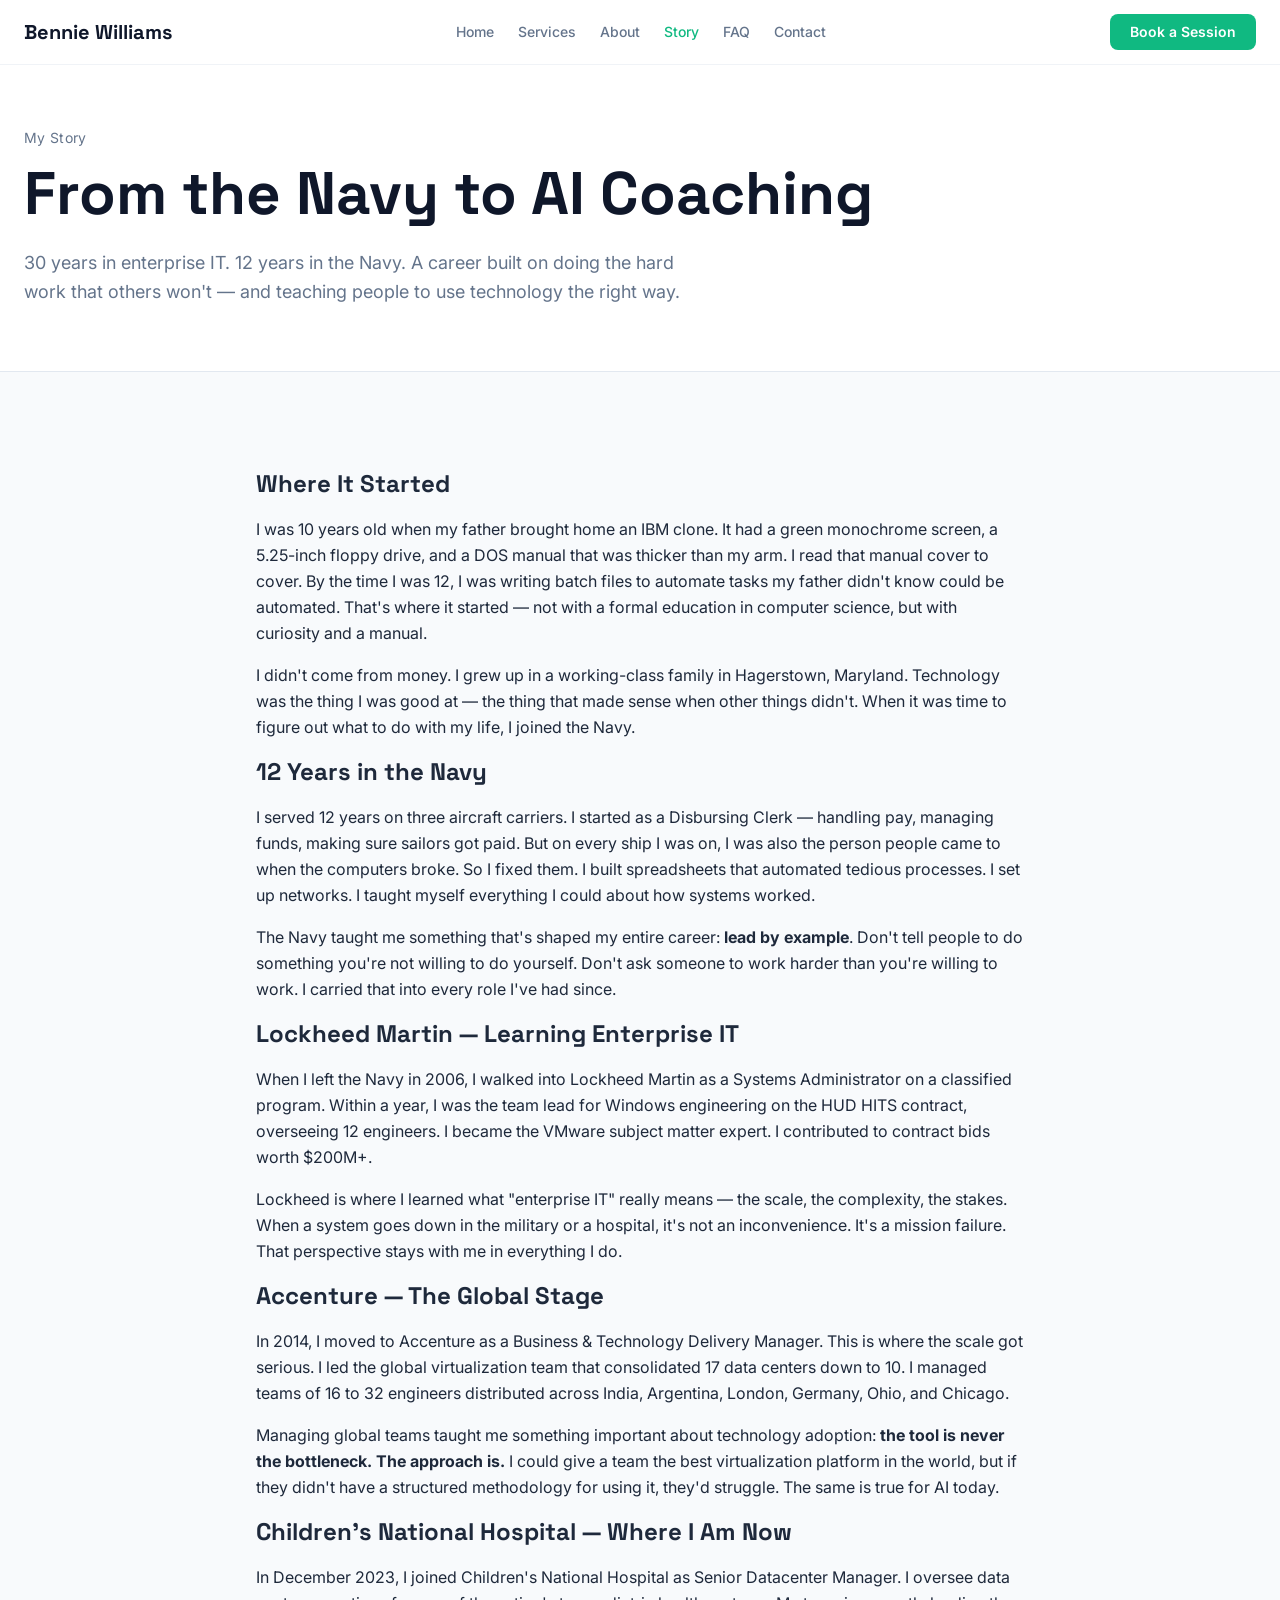
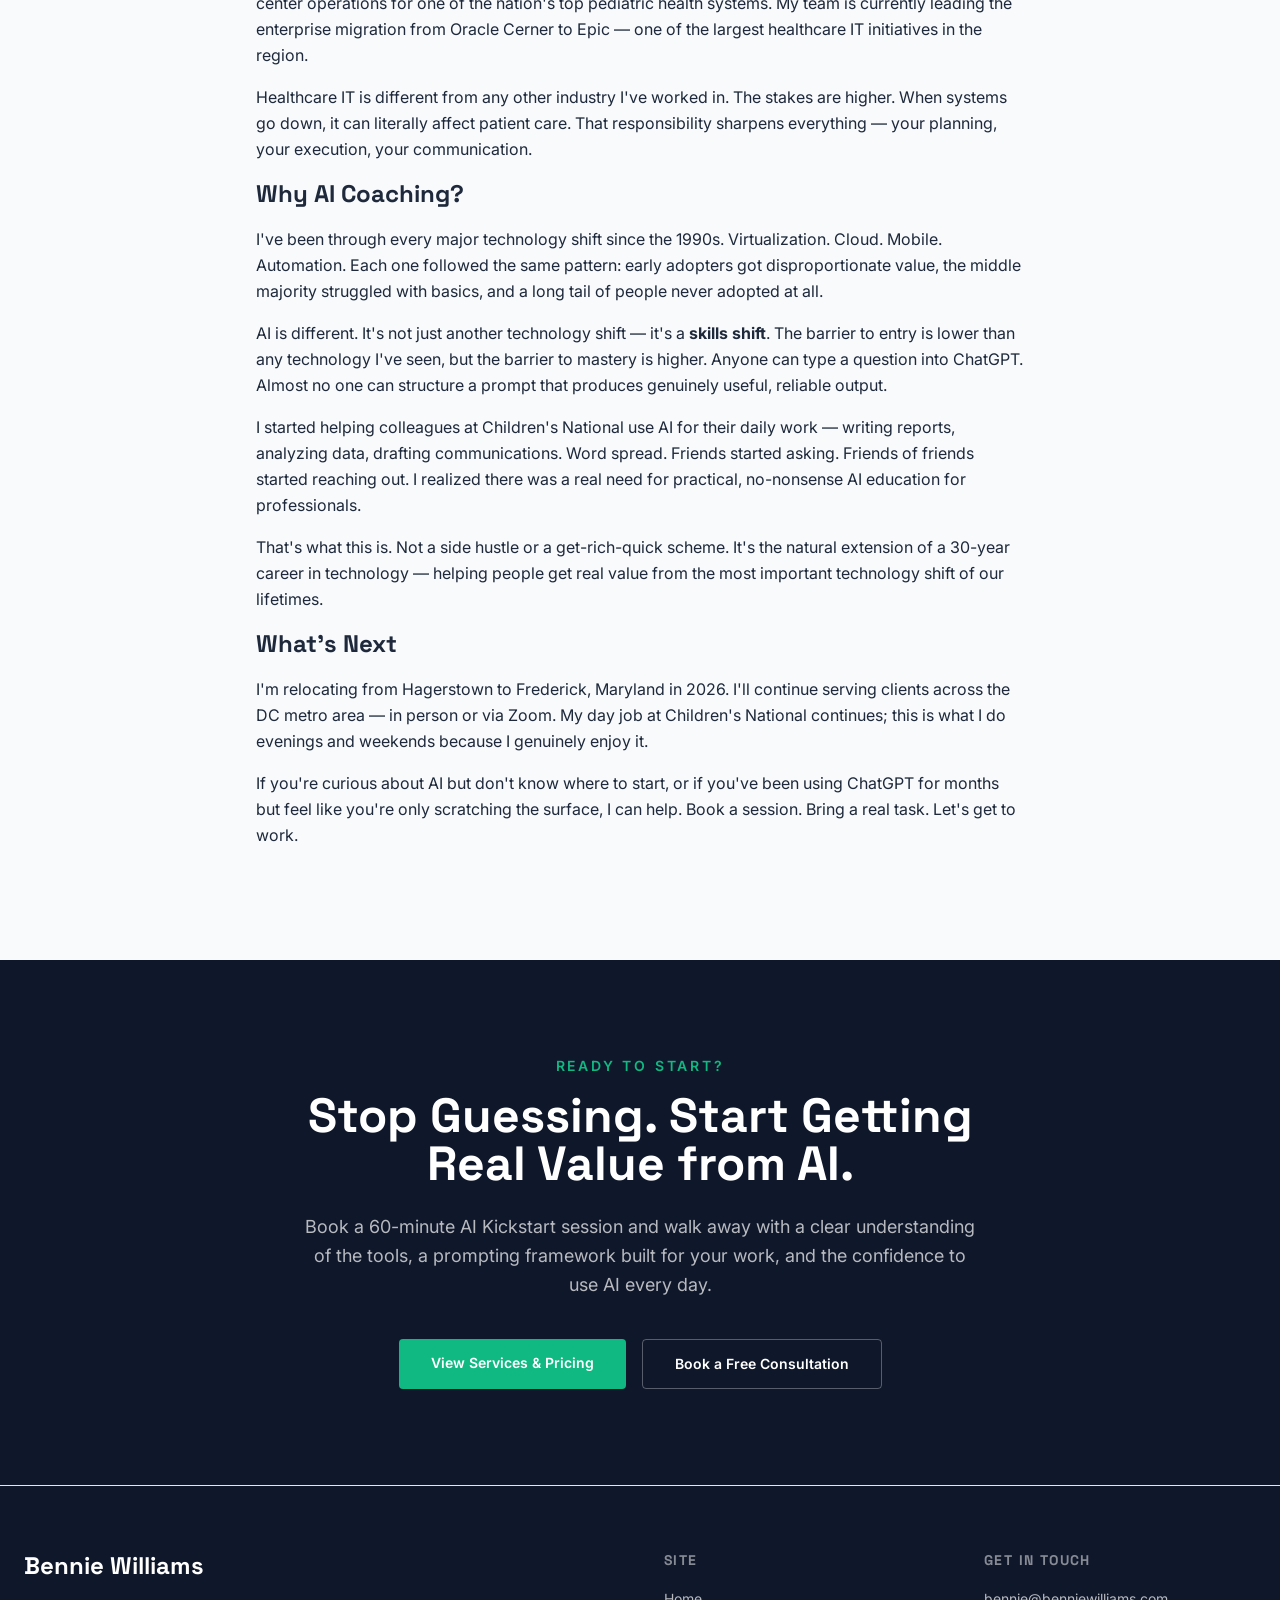
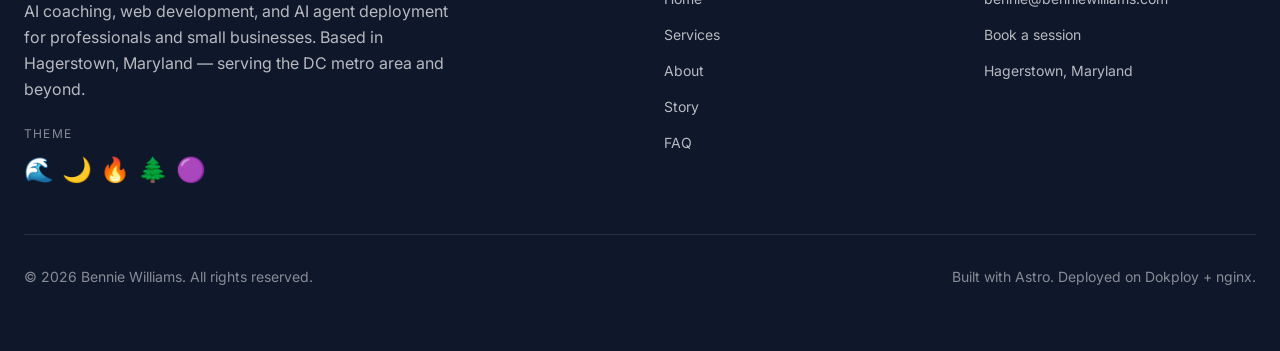
<file: story.html>
<!DOCTYPE html><html lang="en"> <head><meta charset="UTF-8"><meta name="viewport" content="width=device-width, initial-scale=1.0"><link rel="icon" type="image/svg+xml" href="favicon.svg"><title>My Story — Bennie Williams</title><meta name="description" content="From the Navy to Accenture to Children's National Hospital — how 30 years in IT infrastructure led me to AI coaching."><link rel="canonical" href="story.html"><!-- Open Graph --><meta property="og:type" content="website"><meta property="og:title" content="My Story — Bennie Williams"><meta property="og:description" content="From the Navy to Accenture to Children's National Hospital — how 30 years in IT infrastructure led me to AI coaching."><meta property="og:url" content="https://benniewilliams.com/story"><meta property="og:site_name" content="Bennie Williams"><!-- Twitter --><meta name="twitter:card" content="summary_large_image"><meta name="twitter:title" content="My Story — Bennie Williams"><meta name="twitter:description" content="From the Navy to Accenture to Children's National Hospital — how 30 years in IT infrastructure led me to AI coaching."><!-- Fonts --><link rel="preconnect" href="https://fonts.googleapis.com"><link rel="preconnect" href="https://fonts.gstatic.com" crossorigin><link href="https://fonts.googleapis.com/css2?family=Inter:wght@400;500;600;700&family=Space+Grotesk:wght@500;600;700&display=swap" rel="stylesheet"><!-- Theme script (runs before paint to prevent flash) --><script>
  (function () {
    const saved = localStorage.getItem("theme") || "slate";
    document.documentElement.setAttribute("data-theme", saved);
  })();
</script><!-- Privacy-friendly analytics by Plausible --><script async src="https://pl.bawai.org/js/pa-OEhP2giB1Jv7keBqvgI_W.js"></script><script type="module">const s=new IntersectionObserver(e=>{e.forEach(r=>{r.isIntersecting&&(r.target.classList.add("visible"),s.unobserve(r.target))})},{threshold:.1,rootMargin:"0px 0px -50px 0px"});document.querySelectorAll(".reveal").forEach(e=>s.observe(e));</script><link rel="stylesheet" href="assets/about.D7JN6tlN.css">
<link rel="stylesheet" href="assets/ai-coaching-frederick.u99FWhEz.css"></head> <body> <nav class="fixed top-0 left-0 right-0 z-50 bg-background/95 backdrop-blur-sm border-b border-[rgb(var(--color-section-border))]/50 transition-colors"> <div class="mx-auto max-w-content px-6"> <div class="flex items-center justify-between h-16"> <!-- Logo --> <a href="index.html" class="font-heading text-xl font-bold text-heading hover:text-accent transition-colors">
Bennie Williams
</a> <!-- Desktop Nav --> <div class="hidden lg:flex items-center gap-6"> <a href="index.html" class="text-sm font-medium transition-colors text-muted hover:text-heading"> Home </a><a href="services.html" class="text-sm font-medium transition-colors text-muted hover:text-heading"> Services </a><a href="about.html" class="text-sm font-medium transition-colors text-muted hover:text-heading"> About </a><a href="story.html" class="text-sm font-medium transition-colors text-accent"> Story </a><a href="faq.html" class="text-sm font-medium transition-colors text-muted hover:text-heading"> FAQ </a><a href="contact.html" class="text-sm font-medium transition-colors text-muted hover:text-heading"> Contact </a> </div> <!-- CTA + Mobile toggle --> <div class="flex items-center gap-4"> <a href="contact.html" class="hidden sm:inline-block bg-accent text-[rgb(var(--color-accent-text))] px-5 py-2 rounded-lg text-sm font-semibold hover:opacity-90 transition-opacity">
Book a Session
</a> <button id="mobile-menu-toggle" class="lg:hidden p-2 text-heading" aria-label="Toggle menu"> <svg class="w-6 h-6" fill="none" stroke="currentColor" viewBox="0 0 24 24" id="menu-icon"> <path stroke-linecap="round" stroke-linejoin="round" stroke-width="2" d="M4 6h16M4 12h16M4 18h16"></path> </svg> <svg class="w-6 h-6 hidden" fill="none" stroke="currentColor" viewBox="0 0 24 24" id="close-icon"> <path stroke-linecap="round" stroke-linejoin="round" stroke-width="2" d="M6 18L18 6M6 6l12 12"></path> </svg> </button> </div> </div> </div> <!-- Mobile Menu --> <div id="mobile-menu" class="hidden lg:hidden border-t border-[rgb(var(--color-section-border))] bg-background"> <div class="px-6 py-4 space-y-3"> <a href="index.html" class="block text-base font-medium transition-colors text-muted hover:text-heading"> Home </a><a href="services.html" class="block text-base font-medium transition-colors text-muted hover:text-heading"> Services </a><a href="about.html" class="block text-base font-medium transition-colors text-muted hover:text-heading"> About </a><a href="story.html" class="block text-base font-medium transition-colors text-accent"> Story </a><a href="faq.html" class="block text-base font-medium transition-colors text-muted hover:text-heading"> FAQ </a><a href="contact.html" class="block text-base font-medium transition-colors text-muted hover:text-heading"> Contact </a> <a href="contact.html" class="block bg-accent text-[rgb(var(--color-accent-text))] px-5 py-2.5 rounded-lg text-sm font-semibold text-center hover:opacity-90 transition-opacity">
Book a Session
</a> </div> </div> </nav> <!-- Spacer for fixed navbar --> <div class="h-16"></div> <script type="module">const e=document.getElementById("mobile-menu-toggle"),n=document.getElementById("mobile-menu"),t=document.getElementById("menu-icon"),o=document.getElementById("close-icon");e?.addEventListener("click",()=>{n?.classList.toggle("hidden"),t?.classList.toggle("hidden"),o?.classList.toggle("hidden")});</script> <main>   <section class="bg-background pt-16 pb-16 border-b border-[rgb(var(--color-section-border))]"> <div class="mx-auto max-w-content px-6"> <div class="reveal"> <p class="text-sm text-muted tracking-wide mb-4">My Story</p> <h1 class="font-heading text-5xl md:text-6xl font-bold text-heading leading-tight max-w-4xl">
From the Navy to AI Coaching
</h1> <p class="mt-6 text-lg text-muted max-w-2xl leading-relaxed">
30 years in enterprise IT. 12 years in the Navy. A career built on doing the hard work that others
          won't — and teaching people to use technology the right way.
</p> </div> </div> </section>  <section class="section-padding bg-card"> <div class="mx-auto max-w-content px-6"> <article class="reveal max-w-3xl mx-auto prose"> <h2>Where It Started</h2> <p>
I was 10 years old when my father brought home an IBM clone. It had a green monochrome screen,
          a 5.25-inch floppy drive, and a DOS manual that was thicker than my arm. I read that manual
          cover to cover. By the time I was 12, I was writing batch files to automate tasks my father
          didn't know could be automated. That's where it started — not with a formal education in
          computer science, but with curiosity and a manual.
</p> <p>
I didn't come from money. I grew up in a working-class family in Hagerstown, Maryland.
          Technology was the thing I was good at — the thing that made sense when other things didn't.
          When it was time to figure out what to do with my life, I joined the Navy.
</p> <h2>12 Years in the Navy</h2> <p>
I served 12 years on three aircraft carriers. I started as a Disbursing Clerk — handling pay,
          managing funds, making sure sailors got paid. But on every ship I was on, I was also the person
          people came to when the computers broke. So I fixed them. I built spreadsheets that automated
          tedious processes. I set up networks. I taught myself everything I could about how systems worked.
</p> <p>
The Navy taught me something that's shaped my entire career: <strong>lead by example</strong>.
          Don't tell people to do something you're not willing to do yourself. Don't ask someone to work
          harder than you're willing to work. I carried that into every role I've had since.
</p> <h2>Lockheed Martin — Learning Enterprise IT</h2> <p>
When I left the Navy in 2006, I walked into Lockheed Martin as a Systems Administrator on a
          classified program. Within a year, I was the team lead for Windows engineering on the HUD HITS
          contract, overseeing 12 engineers. I became the VMware subject matter expert. I contributed to
          contract bids worth $200M+.
</p> <p>
Lockheed is where I learned what "enterprise IT" really means — the scale, the complexity, the
          stakes. When a system goes down in the military or a hospital, it's not an inconvenience.
          It's a mission failure. That perspective stays with me in everything I do.
</p> <h2>Accenture — The Global Stage</h2> <p>
In 2014, I moved to Accenture as a Business &amp; Technology Delivery Manager. This is where
          the scale got serious. I led the global virtualization team that consolidated 17 data centers
          down to 10. I managed teams of 16 to 32 engineers distributed across India, Argentina, London,
          Germany, Ohio, and Chicago.
</p> <p>
Managing global teams taught me something important about technology adoption: <strong>the tool
          is never the bottleneck. The approach is.</strong> I could give a team the best virtualization
          platform in the world, but if they didn't have a structured methodology for using it, they'd
          struggle. The same is true for AI today.
</p> <h2>Children's National Hospital — Where I Am Now</h2> <p>
In December 2023, I joined Children's National Hospital as Senior Datacenter Manager. I oversee
          data center operations for one of the nation's top pediatric health systems. My team is
          currently leading the enterprise migration from Oracle Cerner to Epic — one of the largest
          healthcare IT initiatives in the region.
</p> <p>
Healthcare IT is different from any other industry I've worked in. The stakes are higher. When
          systems go down, it can literally affect patient care. That responsibility sharpens everything —
          your planning, your execution, your communication.
</p> <h2>Why AI Coaching?</h2> <p>
I've been through every major technology shift since the 1990s. Virtualization. Cloud. Mobile.
          Automation. Each one followed the same pattern: early adopters got disproportionate value, the
          middle majority struggled with basics, and a long tail of people never adopted at all.
</p> <p>
AI is different. It's not just another technology shift — it's a <strong>skills shift</strong>.
          The barrier to entry is lower than any technology I've seen, but the barrier to mastery is
          higher. Anyone can type a question into ChatGPT. Almost no one can structure a prompt that
          produces genuinely useful, reliable output.
</p> <p>
I started helping colleagues at Children's National use AI for their daily work — writing reports,
          analyzing data, drafting communications. Word spread. Friends started asking. Friends of friends
          started reaching out. I realized there was a real need for practical, no-nonsense AI education
          for professionals.
</p> <p>
That's what this is. Not a side hustle or a get-rich-quick scheme. It's the natural extension
          of a 30-year career in technology — helping people get real value from the most important
          technology shift of our lifetimes.
</p> <h2>What's Next</h2> <p>
I'm relocating from Hagerstown to Frederick, Maryland in 2026. I'll continue serving clients
          across the DC metro area — in person or via Zoom. My day job at Children's National continues;
          this is what I do evenings and weekends because I genuinely enjoy it.
</p> <p>
If you're curious about AI but don't know where to start, or if you've been using ChatGPT for
          months but feel like you're only scratching the surface, I can help. Book a session. Bring a
          real task. Let's get to work.
</p> </article> </div> </section> <section class="section-padding bg-primary"> <div class="mx-auto max-w-content px-6 text-center"> <div class="reveal"> <p class="text-sm font-semibold text-accent uppercase tracking-[0.2em] mb-4">Ready to Start?</p> <h2 class="font-heading text-3xl md:text-4xl lg:text-5xl font-bold text-on-dark max-w-3xl mx-auto">
Stop Guessing. Start Getting Real Value from AI.
</h2> <p class="mt-6 text-lg text-on-dark/70 max-w-2xl mx-auto leading-relaxed">
Book a 60-minute AI Kickstart session and walk away with a clear understanding of the tools,
        a prompting framework built for your work, and the confidence to use AI every day.
</p> <div class="mt-10 flex flex-wrap justify-center gap-4"> <a href="services.html" class="bg-accent text-[rgb(var(--color-accent-text))] px-8 py-3.5 rounded font-semibold text-sm hover:opacity-90 transition-opacity">
View Services &amp; Pricing
</a> <a href="contact.html" class="border border-on-dark/30 text-on-dark px-8 py-3.5 rounded font-semibold text-sm hover:border-accent hover:text-accent transition-colors">
Book a Free Consultation
</a> </div> </div> </div> </section>  </main> <footer class="bg-primary text-on-dark border-t border-[rgb(var(--color-section-border))]"> <div class="mx-auto max-w-content px-6 py-16"> <div class="grid grid-cols-1 md:grid-cols-4 gap-12"> <!-- Brand --> <div class="md:col-span-2"> <h3 class="font-heading text-2xl font-bold">Bennie Williams</h3> <p class="mt-4 text-on-dark/70 max-w-md leading-relaxed">
AI coaching, web development, and AI agent deployment for professionals and small businesses.
          Based in Hagerstown, Maryland — serving the DC metro area and beyond.
</p> <!-- Theme picker --> <div class="mt-6"> <p class="text-xs text-on-dark/50 uppercase tracking-widest mb-3">Theme</p> <div class="flex gap-2"> <button class="theme-btn text-2xl hover:scale-110 transition-transform" data-theme-id="slate" title="Slate"> 🌊 </button><button class="theme-btn text-2xl hover:scale-110 transition-transform" data-theme-id="midnight" title="Midnight"> 🌙 </button><button class="theme-btn text-2xl hover:scale-110 transition-transform" data-theme-id="warm" title="Warm"> 🔥 </button><button class="theme-btn text-2xl hover:scale-110 transition-transform" data-theme-id="forest" title="Forest"> 🌲 </button><button class="theme-btn text-2xl hover:scale-110 transition-transform" data-theme-id="purple" title="Purple"> 🟣 </button> </div> </div> </div> <!-- Quick Links --> <div> <h4 class="font-heading text-sm font-bold uppercase tracking-widest text-on-dark/50 mb-4">Site</h4> <ul class="space-y-3"> <li><a href="index.html" class="text-on-dark/70 hover:text-accent transition-colors text-sm">Home</a></li> <li><a href="services.html" class="text-on-dark/70 hover:text-accent transition-colors text-sm">Services</a></li> <li><a href="about.html" class="text-on-dark/70 hover:text-accent transition-colors text-sm">About</a></li> <li><a href="story.html" class="text-on-dark/70 hover:text-accent transition-colors text-sm">Story</a></li> <li></li> <li><a href="faq.html" class="text-on-dark/70 hover:text-accent transition-colors text-sm">FAQ</a></li> </ul> </div> <!-- Contact --> <div> <h4 class="font-heading text-sm font-bold uppercase tracking-widest text-on-dark/50 mb-4">Get in Touch</h4> <ul class="space-y-3"> <li><a href="mailto:bennie@benniewilliams.com" class="text-on-dark/70 hover:text-accent transition-colors text-sm">bennie@benniewilliams.com</a></li> <li><a href="contact.html" class="text-on-dark/70 hover:text-accent transition-colors text-sm">Book a session</a></li> <li><span class="text-on-dark/70 text-sm">Hagerstown, Maryland</span></li> </ul> </div> </div> <div class="mt-12 pt-8 border-t border-on-dark/10 flex flex-col sm:flex-row justify-between items-center gap-4"> <p class="text-on-dark/50 text-sm">&copy; 2026 Bennie Williams. All rights reserved.</p> <p class="text-on-dark/50 text-sm">
Built with Astro. Deployed on Dokploy + nginx.
</p> </div> </div> </footer> <script type="module">document.querySelectorAll(".theme-btn").forEach(t=>{t.addEventListener("click",()=>{const e=t.dataset.themeId;e&&(document.documentElement.setAttribute("data-theme",e),localStorage.setItem("theme",e))})});</script> <!-- Scroll reveal --> <script type="module">window.plausible=window.plausible||function(){(plausible.q=plausible.q||[]).push(arguments)},plausible.init=plausible.init||function(i){plausible.o=i||{}};plausible.init();</script> </body> </html>
</file>
<file: assets/about.D7JN6tlN.css>
*,:before,:after{--tw-border-spacing-x: 0;--tw-border-spacing-y: 0;--tw-translate-x: 0;--tw-translate-y: 0;--tw-rotate: 0;--tw-skew-x: 0;--tw-skew-y: 0;--tw-scale-x: 1;--tw-scale-y: 1;--tw-pan-x: ;--tw-pan-y: ;--tw-pinch-zoom: ;--tw-scroll-snap-strictness: proximity;--tw-gradient-from-position: ;--tw-gradient-via-position: ;--tw-gradient-to-position: ;--tw-ordinal: ;--tw-slashed-zero: ;--tw-numeric-figure: ;--tw-numeric-spacing: ;--tw-numeric-fraction: ;--tw-ring-inset: ;--tw-ring-offset-width: 0px;--tw-ring-offset-color: #fff;--tw-ring-color: rgb(59 130 246 / .5);--tw-ring-offset-shadow: 0 0 #0000;--tw-ring-shadow: 0 0 #0000;--tw-shadow: 0 0 #0000;--tw-shadow-colored: 0 0 #0000;--tw-blur: ;--tw-brightness: ;--tw-contrast: ;--tw-grayscale: ;--tw-hue-rotate: ;--tw-invert: ;--tw-saturate: ;--tw-sepia: ;--tw-drop-shadow: ;--tw-backdrop-blur: ;--tw-backdrop-brightness: ;--tw-backdrop-contrast: ;--tw-backdrop-grayscale: ;--tw-backdrop-hue-rotate: ;--tw-backdrop-invert: ;--tw-backdrop-opacity: ;--tw-backdrop-saturate: ;--tw-backdrop-sepia: ;--tw-contain-size: ;--tw-contain-layout: ;--tw-contain-paint: ;--tw-contain-style: }::backdrop{--tw-border-spacing-x: 0;--tw-border-spacing-y: 0;--tw-translate-x: 0;--tw-translate-y: 0;--tw-rotate: 0;--tw-skew-x: 0;--tw-skew-y: 0;--tw-scale-x: 1;--tw-scale-y: 1;--tw-pan-x: ;--tw-pan-y: ;--tw-pinch-zoom: ;--tw-scroll-snap-strictness: proximity;--tw-gradient-from-position: ;--tw-gradient-via-position: ;--tw-gradient-to-position: ;--tw-ordinal: ;--tw-slashed-zero: ;--tw-numeric-figure: ;--tw-numeric-spacing: ;--tw-numeric-fraction: ;--tw-ring-inset: ;--tw-ring-offset-width: 0px;--tw-ring-offset-color: #fff;--tw-ring-color: rgb(59 130 246 / .5);--tw-ring-offset-shadow: 0 0 #0000;--tw-ring-shadow: 0 0 #0000;--tw-shadow: 0 0 #0000;--tw-shadow-colored: 0 0 #0000;--tw-blur: ;--tw-brightness: ;--tw-contrast: ;--tw-grayscale: ;--tw-hue-rotate: ;--tw-invert: ;--tw-saturate: ;--tw-sepia: ;--tw-drop-shadow: ;--tw-backdrop-blur: ;--tw-backdrop-brightness: ;--tw-backdrop-contrast: ;--tw-backdrop-grayscale: ;--tw-backdrop-hue-rotate: ;--tw-backdrop-invert: ;--tw-backdrop-opacity: ;--tw-backdrop-saturate: ;--tw-backdrop-sepia: ;--tw-contain-size: ;--tw-contain-layout: ;--tw-contain-paint: ;--tw-contain-style: }*,:before,:after{box-sizing:border-box;border-width:0;border-style:solid;border-color:#e5e7eb}:before,:after{--tw-content: ""}html,:host{line-height:1.5;-webkit-text-size-adjust:100%;-moz-tab-size:4;-o-tab-size:4;tab-size:4;font-family:Inter,system-ui,-apple-system,sans-serif;font-feature-settings:normal;font-variation-settings:normal;-webkit-tap-highlight-color:transparent}body{margin:0;line-height:inherit}hr{height:0;color:inherit;border-top-width:1px}abbr:where([title]){-webkit-text-decoration:underline dotted;text-decoration:underline dotted}h1,h2,h3,h4,h5,h6{font-size:inherit;font-weight:inherit}a{color:inherit;text-decoration:inherit}b,strong{font-weight:bolder}code,kbd,samp,pre{font-family:ui-monospace,SFMono-Regular,Menlo,Monaco,Consolas,Liberation Mono,Courier New,monospace;font-feature-settings:normal;font-variation-settings:normal;font-size:1em}small{font-size:80%}sub,sup{font-size:75%;line-height:0;position:relative;vertical-align:baseline}sub{bottom:-.25em}sup{top:-.5em}table{text-indent:0;border-color:inherit;border-collapse:collapse}button,input,optgroup,select,textarea{font-family:inherit;font-feature-settings:inherit;font-variation-settings:inherit;font-size:100%;font-weight:inherit;line-height:inherit;letter-spacing:inherit;color:inherit;margin:0;padding:0}button,select{text-transform:none}button,input:where([type=button]),input:where([type=reset]),input:where([type=submit]){-webkit-appearance:button;background-color:transparent;background-image:none}:-moz-focusring{outline:auto}:-moz-ui-invalid{box-shadow:none}progress{vertical-align:baseline}::-webkit-inner-spin-button,::-webkit-outer-spin-button{height:auto}[type=search]{-webkit-appearance:textfield;outline-offset:-2px}::-webkit-search-decoration{-webkit-appearance:none}::-webkit-file-upload-button{-webkit-appearance:button;font:inherit}summary{display:list-item}blockquote,dl,dd,h1,h2,h3,h4,h5,h6,hr,figure,p,pre{margin:0}fieldset{margin:0;padding:0}legend{padding:0}ol,ul,menu{list-style:none;margin:0;padding:0}dialog{padding:0}textarea{resize:vertical}input::-moz-placeholder,textarea::-moz-placeholder{opacity:1;color:#9ca3af}input::placeholder,textarea::placeholder{opacity:1;color:#9ca3af}button,[role=button]{cursor:pointer}:disabled{cursor:default}img,svg,video,canvas,audio,iframe,embed,object{display:block;vertical-align:middle}img,video{max-width:100%;height:auto}[hidden]:where(:not([hidden=until-found])){display:none}.visible{visibility:visible}.fixed{position:fixed}.absolute{position:absolute}.relative{position:relative}.-top-3{top:-.75rem}.left-0{left:0}.left-1\/2{left:50%}.right-0{right:0}.top-0{top:0}.z-50{z-index:50}.mx-auto{margin-left:auto;margin-right:auto}.mb-1{margin-bottom:.25rem}.mb-10{margin-bottom:2.5rem}.mb-12{margin-bottom:3rem}.mb-2{margin-bottom:.5rem}.mb-3{margin-bottom:.75rem}.mb-4{margin-bottom:1rem}.mb-6{margin-bottom:1.5rem}.mb-8{margin-bottom:2rem}.ml-auto{margin-left:auto}.mt-0\.5{margin-top:.125rem}.mt-1{margin-top:.25rem}.mt-10{margin-top:2.5rem}.mt-12{margin-top:3rem}.mt-16{margin-top:4rem}.mt-2{margin-top:.5rem}.mt-3{margin-top:.75rem}.mt-4{margin-top:1rem}.mt-6{margin-top:1.5rem}.mt-8{margin-top:2rem}.block{display:block}.inline-block{display:inline-block}.flex{display:flex}.inline-flex{display:inline-flex}.grid{display:grid}.hidden{display:none}.aspect-square{aspect-ratio:1 / 1}.h-10{height:2.5rem}.h-16{height:4rem}.h-3\.5{height:.875rem}.h-4{height:1rem}.h-5{height:1.25rem}.h-6{height:1.5rem}.h-8{height:2rem}.h-full{height:100%}.min-h-\[60vh\]{min-height:60vh}.w-10{width:2.5rem}.w-24{width:6rem}.w-3\.5{width:.875rem}.w-4{width:1rem}.w-5{width:1.25rem}.w-6{width:1.5rem}.w-8{width:2rem}.w-full{width:100%}.max-w-2xl{max-width:42rem}.max-w-3xl{max-width:48rem}.max-w-4xl{max-width:56rem}.max-w-content{max-width:80rem}.max-w-md{max-width:28rem}.max-w-xl{max-width:36rem}.flex-shrink-0,.shrink-0{flex-shrink:0}.flex-grow,.grow{flex-grow:1}.-translate-x-1\/2{--tw-translate-x: -50%;transform:translate(var(--tw-translate-x),var(--tw-translate-y)) rotate(var(--tw-rotate)) skew(var(--tw-skew-x)) skewY(var(--tw-skew-y)) scaleX(var(--tw-scale-x)) scaleY(var(--tw-scale-y))}.cursor-pointer{cursor:pointer}.resize-none{resize:none}.list-disc{list-style-type:disc}.grid-cols-1{grid-template-columns:repeat(1,minmax(0,1fr))}.flex-col{flex-direction:column}.flex-wrap{flex-wrap:wrap}.items-start{align-items:flex-start}.items-end{align-items:flex-end}.items-center{align-items:center}.justify-center{justify-content:center}.justify-between{justify-content:space-between}.gap-1{gap:.25rem}.gap-12{gap:3rem}.gap-16{gap:4rem}.gap-2{gap:.5rem}.gap-3{gap:.75rem}.gap-4{gap:1rem}.gap-6{gap:1.5rem}.gap-8{gap:2rem}.space-y-1>:not([hidden])~:not([hidden]){--tw-space-y-reverse: 0;margin-top:calc(.25rem * calc(1 - var(--tw-space-y-reverse)));margin-bottom:calc(.25rem * var(--tw-space-y-reverse))}.space-y-2>:not([hidden])~:not([hidden]){--tw-space-y-reverse: 0;margin-top:calc(.5rem * calc(1 - var(--tw-space-y-reverse)));margin-bottom:calc(.5rem * var(--tw-space-y-reverse))}.space-y-3>:not([hidden])~:not([hidden]){--tw-space-y-reverse: 0;margin-top:calc(.75rem * calc(1 - var(--tw-space-y-reverse)));margin-bottom:calc(.75rem * var(--tw-space-y-reverse))}.space-y-4>:not([hidden])~:not([hidden]){--tw-space-y-reverse: 0;margin-top:calc(1rem * calc(1 - var(--tw-space-y-reverse)));margin-bottom:calc(1rem * var(--tw-space-y-reverse))}.space-y-5>:not([hidden])~:not([hidden]){--tw-space-y-reverse: 0;margin-top:calc(1.25rem * calc(1 - var(--tw-space-y-reverse)));margin-bottom:calc(1.25rem * var(--tw-space-y-reverse))}.space-y-6>:not([hidden])~:not([hidden]){--tw-space-y-reverse: 0;margin-top:calc(1.5rem * calc(1 - var(--tw-space-y-reverse)));margin-bottom:calc(1.5rem * var(--tw-space-y-reverse))}.space-y-8>:not([hidden])~:not([hidden]){--tw-space-y-reverse: 0;margin-top:calc(2rem * calc(1 - var(--tw-space-y-reverse)));margin-bottom:calc(2rem * var(--tw-space-y-reverse))}.overflow-hidden{overflow:hidden}.whitespace-nowrap{white-space:nowrap}.rounded{border-radius:.25rem}.rounded-2xl{border-radius:1rem}.rounded-full{border-radius:9999px}.rounded-lg{border-radius:.5rem}.rounded-xl{border-radius:.75rem}.border{border-width:1px}.border-y{border-top-width:1px;border-bottom-width:1px}.border-b{border-bottom-width:1px}.border-l-2{border-left-width:2px}.border-t{border-top-width:1px}.border-\[rgb\(var\(--color-section-border\)\)\]{border-color:rgb(var(--color-section-border))}.border-\[rgb\(var\(--color-section-border\)\)\]\/50{border-color:rgb(var(--color-section-border) / .5)}.border-accent{--tw-border-opacity: 1;border-color:rgb(var(--color-accent) / var(--tw-border-opacity, 1))}.border-on-dark\/10{border-color:rgb(var(--color-on-dark) / .1)}.border-on-dark\/30{border-color:rgb(var(--color-on-dark) / .3)}.bg-accent{--tw-bg-opacity: 1;background-color:rgb(var(--color-accent) / var(--tw-bg-opacity, 1))}.bg-accent\/10{background-color:rgb(var(--color-accent) / .1)}.bg-background{--tw-bg-opacity: 1;background-color:rgb(var(--color-background) / var(--tw-bg-opacity, 1))}.bg-background\/95{background-color:rgb(var(--color-background) / .95)}.bg-card{--tw-bg-opacity: 1;background-color:rgb(var(--color-card) / var(--tw-bg-opacity, 1))}.bg-primary{--tw-bg-opacity: 1;background-color:rgb(var(--color-primary) / var(--tw-bg-opacity, 1))}.p-2{padding:.5rem}.p-4{padding:1rem}.p-5{padding:1.25rem}.p-6{padding:1.5rem}.p-8{padding:2rem}.px-3{padding-left:.75rem;padding-right:.75rem}.px-4{padding-left:1rem;padding-right:1rem}.px-5{padding-left:1.25rem;padding-right:1.25rem}.px-6{padding-left:1.5rem;padding-right:1.5rem}.px-8{padding-left:2rem;padding-right:2rem}.py-1{padding-top:.25rem;padding-bottom:.25rem}.py-16{padding-top:4rem;padding-bottom:4rem}.py-2{padding-top:.5rem;padding-bottom:.5rem}.py-2\.5{padding-top:.625rem;padding-bottom:.625rem}.py-3{padding-top:.75rem;padding-bottom:.75rem}.py-3\.5{padding-top:.875rem;padding-bottom:.875rem}.py-4{padding-top:1rem;padding-bottom:1rem}.pb-1{padding-bottom:.25rem}.pb-16{padding-bottom:4rem}.pb-20{padding-bottom:5rem}.pb-4{padding-bottom:1rem}.pb-6{padding-bottom:1.5rem}.pl-6{padding-left:1.5rem}.pr-4{padding-right:1rem}.pt-16{padding-top:4rem}.pt-8{padding-top:2rem}.text-left{text-align:left}.text-center{text-align:center}.text-right{text-align:right}.font-heading{font-family:Space Grotesk,Inter,sans-serif}.text-2xl{font-size:1.5rem;line-height:2rem}.text-3xl{font-size:1.875rem;line-height:2.25rem}.text-4xl{font-size:2.25rem;line-height:2.5rem}.text-5xl{font-size:3rem;line-height:1}.text-8xl{font-size:6rem;line-height:1}.text-base{font-size:1rem;line-height:1.5rem}.text-lg{font-size:1.125rem;line-height:1.75rem}.text-sm{font-size:.875rem;line-height:1.25rem}.text-xl{font-size:1.25rem;line-height:1.75rem}.text-xs{font-size:.75rem;line-height:1rem}.font-bold{font-weight:700}.font-medium{font-weight:500}.font-normal{font-weight:400}.font-semibold{font-weight:600}.uppercase{text-transform:uppercase}.italic{font-style:italic}.leading-relaxed{line-height:1.625}.leading-tight{line-height:1.25}.tracking-\[0\.2em\]{letter-spacing:.2em}.tracking-wide{letter-spacing:.025em}.tracking-wider{letter-spacing:.05em}.tracking-widest{letter-spacing:.1em}.text-\[rgb\(var\(--color-accent-text\)\)\]{color:rgb(var(--color-accent-text))}.text-accent{--tw-text-opacity: 1;color:rgb(var(--color-accent) / var(--tw-text-opacity, 1))}.text-accent\/20{color:rgb(var(--color-accent) / .2)}.text-accent\/30{color:rgb(var(--color-accent) / .3)}.text-heading{--tw-text-opacity: 1;color:rgb(var(--color-heading) / var(--tw-text-opacity, 1))}.text-muted{--tw-text-opacity: 1;color:rgb(var(--color-muted) / var(--tw-text-opacity, 1))}.text-on-dark{--tw-text-opacity: 1;color:rgb(var(--color-on-dark) / var(--tw-text-opacity, 1))}.text-on-dark\/50{color:rgb(var(--color-on-dark) / .5)}.text-on-dark\/70{color:rgb(var(--color-on-dark) / .7)}.text-red-500{--tw-text-opacity: 1;color:rgb(239 68 68 / var(--tw-text-opacity, 1))}.accent-\[rgb\(var\(--color-accent\)\)\]{accent-color:rgb(var(--color-accent))}.opacity-60{opacity:.6}.shadow-lg{--tw-shadow: 0 10px 15px -3px rgb(0 0 0 / .1), 0 4px 6px -4px rgb(0 0 0 / .1);--tw-shadow-colored: 0 10px 15px -3px var(--tw-shadow-color), 0 4px 6px -4px var(--tw-shadow-color);box-shadow:var(--tw-ring-offset-shadow, 0 0 #0000),var(--tw-ring-shadow, 0 0 #0000),var(--tw-shadow)}.shadow-accent\/10{--tw-shadow-color: rgb(var(--color-accent) / .1);--tw-shadow: var(--tw-shadow-colored)}.backdrop-blur-sm{--tw-backdrop-blur: blur(4px);backdrop-filter:var(--tw-backdrop-blur) var(--tw-backdrop-brightness) var(--tw-backdrop-contrast) var(--tw-backdrop-grayscale) var(--tw-backdrop-hue-rotate) var(--tw-backdrop-invert) var(--tw-backdrop-opacity) var(--tw-backdrop-saturate) var(--tw-backdrop-sepia)}.transition{transition-property:color,background-color,border-color,text-decoration-color,fill,stroke,opacity,box-shadow,transform,filter,backdrop-filter;transition-timing-function:cubic-bezier(.4,0,.2,1);transition-duration:.15s}.transition-all{transition-property:all;transition-timing-function:cubic-bezier(.4,0,.2,1);transition-duration:.15s}.transition-colors{transition-property:color,background-color,border-color,text-decoration-color,fill,stroke;transition-timing-function:cubic-bezier(.4,0,.2,1);transition-duration:.15s}.transition-opacity{transition-property:opacity;transition-timing-function:cubic-bezier(.4,0,.2,1);transition-duration:.15s}.transition-transform{transition-property:transform;transition-timing-function:cubic-bezier(.4,0,.2,1);transition-duration:.15s}.duration-200{transition-duration:.2s}.hover\:scale-110:hover{--tw-scale-x: 1.1;--tw-scale-y: 1.1;transform:translate(var(--tw-translate-x),var(--tw-translate-y)) rotate(var(--tw-rotate)) skew(var(--tw-skew-x)) skewY(var(--tw-skew-y)) scaleX(var(--tw-scale-x)) scaleY(var(--tw-scale-y))}.hover\:border-accent:hover{--tw-border-opacity: 1;border-color:rgb(var(--color-accent) / var(--tw-border-opacity, 1))}.hover\:border-accent\/40:hover{border-color:rgb(var(--color-accent) / .4)}.hover\:bg-card\/80:hover{background-color:rgb(var(--color-card) / .8)}.hover\:text-accent:hover{--tw-text-opacity: 1;color:rgb(var(--color-accent) / var(--tw-text-opacity, 1))}.hover\:text-heading:hover{--tw-text-opacity: 1;color:rgb(var(--color-heading) / var(--tw-text-opacity, 1))}.hover\:underline:hover{text-decoration-line:underline}.hover\:opacity-90:hover{opacity:.9}.focus\:border-accent:focus{--tw-border-opacity: 1;border-color:rgb(var(--color-accent) / var(--tw-border-opacity, 1))}.focus\:outline-none:focus{outline:2px solid transparent;outline-offset:2px}.group:hover .group-hover\:gap-2{gap:.5rem}.group:hover .group-hover\:text-accent{--tw-text-opacity: 1;color:rgb(var(--color-accent) / var(--tw-text-opacity, 1))}.group:hover .group-hover\:underline{text-decoration-line:underline}@media(min-width:640px){.sm\:inline-block{display:inline-block}.sm\:grid-cols-2{grid-template-columns:repeat(2,minmax(0,1fr))}.sm\:flex-row{flex-direction:row}.sm\:gap-6{gap:1.5rem}}@media(min-width:768px){.md\:col-span-2{grid-column:span 2 / span 2}.md\:grid-cols-2{grid-template-columns:repeat(2,minmax(0,1fr))}.md\:grid-cols-3{grid-template-columns:repeat(3,minmax(0,1fr))}.md\:grid-cols-4{grid-template-columns:repeat(4,minmax(0,1fr))}.md\:gap-12{gap:3rem}.md\:pb-32{padding-bottom:8rem}.md\:pt-24{padding-top:6rem}.md\:text-3xl{font-size:1.875rem;line-height:2.25rem}.md\:text-4xl{font-size:2.25rem;line-height:2.5rem}.md\:text-5xl{font-size:3rem;line-height:1}.md\:text-6xl{font-size:3.75rem;line-height:1}.md\:text-9xl{font-size:8rem;line-height:1}.md\:text-xl{font-size:1.25rem;line-height:1.75rem}}@media(min-width:1024px){.lg\:col-span-1{grid-column:span 1 / span 1}.lg\:col-span-2{grid-column:span 2 / span 2}.lg\:flex{display:flex}.lg\:hidden{display:none}.lg\:grid-cols-2{grid-template-columns:repeat(2,minmax(0,1fr))}.lg\:grid-cols-3{grid-template-columns:repeat(3,minmax(0,1fr))}.lg\:text-5xl{font-size:3rem;line-height:1}.lg\:text-6xl{font-size:3.75rem;line-height:1}.lg\:text-7xl{font-size:4.5rem;line-height:1}}@media(min-width:1280px){.xl\:grid-cols-4{grid-template-columns:repeat(4,minmax(0,1fr))}}@media print{.print\:hidden{display:none}.print\:py-8{padding-top:2rem;padding-bottom:2rem}}
</file>
<file: assets/ai-coaching-frederick.u99FWhEz.css>
*,:before,:after{--tw-border-spacing-x: 0;--tw-border-spacing-y: 0;--tw-translate-x: 0;--tw-translate-y: 0;--tw-rotate: 0;--tw-skew-x: 0;--tw-skew-y: 0;--tw-scale-x: 1;--tw-scale-y: 1;--tw-pan-x: ;--tw-pan-y: ;--tw-pinch-zoom: ;--tw-scroll-snap-strictness: proximity;--tw-gradient-from-position: ;--tw-gradient-via-position: ;--tw-gradient-to-position: ;--tw-ordinal: ;--tw-slashed-zero: ;--tw-numeric-figure: ;--tw-numeric-spacing: ;--tw-numeric-fraction: ;--tw-ring-inset: ;--tw-ring-offset-width: 0px;--tw-ring-offset-color: #fff;--tw-ring-color: rgb(59 130 246 / .5);--tw-ring-offset-shadow: 0 0 #0000;--tw-ring-shadow: 0 0 #0000;--tw-shadow: 0 0 #0000;--tw-shadow-colored: 0 0 #0000;--tw-blur: ;--tw-brightness: ;--tw-contrast: ;--tw-grayscale: ;--tw-hue-rotate: ;--tw-invert: ;--tw-saturate: ;--tw-sepia: ;--tw-drop-shadow: ;--tw-backdrop-blur: ;--tw-backdrop-brightness: ;--tw-backdrop-contrast: ;--tw-backdrop-grayscale: ;--tw-backdrop-hue-rotate: ;--tw-backdrop-invert: ;--tw-backdrop-opacity: ;--tw-backdrop-saturate: ;--tw-backdrop-sepia: ;--tw-contain-size: ;--tw-contain-layout: ;--tw-contain-paint: ;--tw-contain-style: }::backdrop{--tw-border-spacing-x: 0;--tw-border-spacing-y: 0;--tw-translate-x: 0;--tw-translate-y: 0;--tw-rotate: 0;--tw-skew-x: 0;--tw-skew-y: 0;--tw-scale-x: 1;--tw-scale-y: 1;--tw-pan-x: ;--tw-pan-y: ;--tw-pinch-zoom: ;--tw-scroll-snap-strictness: proximity;--tw-gradient-from-position: ;--tw-gradient-via-position: ;--tw-gradient-to-position: ;--tw-ordinal: ;--tw-slashed-zero: ;--tw-numeric-figure: ;--tw-numeric-spacing: ;--tw-numeric-fraction: ;--tw-ring-inset: ;--tw-ring-offset-width: 0px;--tw-ring-offset-color: #fff;--tw-ring-color: rgb(59 130 246 / .5);--tw-ring-offset-shadow: 0 0 #0000;--tw-ring-shadow: 0 0 #0000;--tw-shadow: 0 0 #0000;--tw-shadow-colored: 0 0 #0000;--tw-blur: ;--tw-brightness: ;--tw-contrast: ;--tw-grayscale: ;--tw-hue-rotate: ;--tw-invert: ;--tw-saturate: ;--tw-sepia: ;--tw-drop-shadow: ;--tw-backdrop-blur: ;--tw-backdrop-brightness: ;--tw-backdrop-contrast: ;--tw-backdrop-grayscale: ;--tw-backdrop-hue-rotate: ;--tw-backdrop-invert: ;--tw-backdrop-opacity: ;--tw-backdrop-saturate: ;--tw-backdrop-sepia: ;--tw-contain-size: ;--tw-contain-layout: ;--tw-contain-paint: ;--tw-contain-style: }*,:before,:after{box-sizing:border-box;border-width:0;border-style:solid;border-color:#e5e7eb}:before,:after{--tw-content: ""}html,:host{line-height:1.5;-webkit-text-size-adjust:100%;-moz-tab-size:4;-o-tab-size:4;tab-size:4;font-family:Inter,system-ui,-apple-system,sans-serif;font-feature-settings:normal;font-variation-settings:normal;-webkit-tap-highlight-color:transparent}body{margin:0;line-height:inherit}hr{height:0;color:inherit;border-top-width:1px}abbr:where([title]){-webkit-text-decoration:underline dotted;text-decoration:underline dotted}h1,h2,h3,h4,h5,h6{font-size:inherit;font-weight:inherit}a{color:inherit;text-decoration:inherit}b,strong{font-weight:bolder}code,kbd,samp,pre{font-family:ui-monospace,SFMono-Regular,Menlo,Monaco,Consolas,Liberation Mono,Courier New,monospace;font-feature-settings:normal;font-variation-settings:normal;font-size:1em}small{font-size:80%}sub,sup{font-size:75%;line-height:0;position:relative;vertical-align:baseline}sub{bottom:-.25em}sup{top:-.5em}table{text-indent:0;border-color:inherit;border-collapse:collapse}button,input,optgroup,select,textarea{font-family:inherit;font-feature-settings:inherit;font-variation-settings:inherit;font-size:100%;font-weight:inherit;line-height:inherit;letter-spacing:inherit;color:inherit;margin:0;padding:0}button,select{text-transform:none}button,input:where([type=button]),input:where([type=reset]),input:where([type=submit]){-webkit-appearance:button;background-color:transparent;background-image:none}:-moz-focusring{outline:auto}:-moz-ui-invalid{box-shadow:none}progress{vertical-align:baseline}::-webkit-inner-spin-button,::-webkit-outer-spin-button{height:auto}[type=search]{-webkit-appearance:textfield;outline-offset:-2px}::-webkit-search-decoration{-webkit-appearance:none}::-webkit-file-upload-button{-webkit-appearance:button;font:inherit}summary{display:list-item}blockquote,dl,dd,h1,h2,h3,h4,h5,h6,hr,figure,p,pre{margin:0}fieldset{margin:0;padding:0}legend{padding:0}ol,ul,menu{list-style:none;margin:0;padding:0}dialog{padding:0}textarea{resize:vertical}input::-moz-placeholder,textarea::-moz-placeholder{opacity:1;color:#9ca3af}input::placeholder,textarea::placeholder{opacity:1;color:#9ca3af}button,[role=button]{cursor:pointer}:disabled{cursor:default}img,svg,video,canvas,audio,iframe,embed,object{display:block;vertical-align:middle}img,video{max-width:100%;height:auto}[hidden]:where(:not([hidden=until-found])){display:none}:root{--color-background: 255 255 255;--color-foreground: 30 41 59;--color-primary: 15 23 42;--color-secondary: 51 65 85;--color-accent: 16 185 129;--color-accent-hover: 5 150 105;--color-on-light: 30 41 59;--color-on-dark: 255 255 255;--color-heading: 15 23 42;--color-muted: 100 116 139;--color-card: 248 250 252;--color-surface: 241 245 249;--color-border: 226 232 240;--color-accent-text: 255 255 255;--color-section-border: 226 232 240}[data-theme=midnight]{--color-background: 15 23 42;--color-foreground: 226 232 240;--color-primary: 2 6 23;--color-secondary: 30 41 59;--color-accent: 96 165 250;--color-accent-hover: 59 130 246;--color-on-light: 226 232 240;--color-on-dark: 226 232 240;--color-heading: 241 245 249;--color-muted: 148 163 184;--color-card: 30 41 59;--color-surface: 51 65 85;--color-border: 51 65 85;--color-accent-text: 15 23 42;--color-section-border: 51 65 85}[data-theme=warm]{--color-background: 255 251 245;--color-foreground: 67 20 7;--color-primary: 120 53 15;--color-secondary: 146 64 14;--color-accent: 234 88 12;--color-accent-hover: 194 65 12;--color-on-light: 67 20 7;--color-on-dark: 255 251 245;--color-heading: 67 20 7;--color-muted: 120 113 108;--color-card: 252 239 224;--color-surface: 245 233 216;--color-border: 233 210 184;--color-accent-text: 255 251 245;--color-section-border: 233 210 184}[data-theme=forest]{--color-background: 240 253 244;--color-foreground: 6 78 59;--color-primary: 6 78 59;--color-secondary: 4 108 78;--color-accent: 16 185 129;--color-accent-hover: 5 150 105;--color-on-light: 6 78 59;--color-on-dark: 240 253 244;--color-heading: 6 78 59;--color-muted: 22 163 74;--color-card: 220 252 231;--color-surface: 209 250 229;--color-border: 187 247 208;--color-accent-text: 255 255 255;--color-section-border: 187 247 208}[data-theme=purple]{--color-background: 253 250 255;--color-foreground: 59 7 100;--color-primary: 76 29 149;--color-secondary: 107 33 168;--color-accent: 168 85 247;--color-accent-hover: 147 51 234;--color-on-light: 59 7 100;--color-on-dark: 253 250 255;--color-heading: 59 7 100;--color-muted: 107 114 128;--color-card: 243 232 255;--color-surface: 232 207 255;--color-border: 216 180 254;--color-accent-text: 255 255 255;--color-section-border: 216 180 254}html{scroll-behavior:smooth}body{--tw-bg-opacity: 1;background-color:rgb(var(--color-background) / var(--tw-bg-opacity, 1));font-family:Inter,system-ui,-apple-system,sans-serif;--tw-text-opacity: 1;color:rgb(var(--color-foreground) / var(--tw-text-opacity, 1));-webkit-font-smoothing:antialiased;-moz-osx-font-smoothing:grayscale}h1,h2,h3,h4,h5,h6{font-family:Space Grotesk,Inter,sans-serif}.section-padding{padding-top:4rem;padding-bottom:4rem}@media(min-width:768px){.section-padding{padding-top:6rem;padding-bottom:6rem}}.prose h2{margin-bottom:1rem;font-family:Space Grotesk,Inter,sans-serif;font-size:1.5rem;line-height:2rem;font-weight:700}.prose h3{margin-top:2rem;margin-bottom:.75rem;font-family:Space Grotesk,Inter,sans-serif;font-size:1.25rem;line-height:1.75rem;font-weight:700}.prose p{margin-bottom:1rem;line-height:1.625}.prose strong{font-weight:700}.visible{visibility:visible}.fixed{position:fixed}.absolute{position:absolute}.relative{position:relative}.-top-3{top:-.75rem}.left-0{left:0}.left-1\/2{left:50%}.right-0{right:0}.top-0{top:0}.z-50{z-index:50}.mx-auto{margin-left:auto;margin-right:auto}.mb-1{margin-bottom:.25rem}.mb-10{margin-bottom:2.5rem}.mb-12{margin-bottom:3rem}.mb-2{margin-bottom:.5rem}.mb-3{margin-bottom:.75rem}.mb-4{margin-bottom:1rem}.mb-6{margin-bottom:1.5rem}.mb-8{margin-bottom:2rem}.ml-auto{margin-left:auto}.mt-0\.5{margin-top:.125rem}.mt-1{margin-top:.25rem}.mt-10{margin-top:2.5rem}.mt-12{margin-top:3rem}.mt-16{margin-top:4rem}.mt-2{margin-top:.5rem}.mt-3{margin-top:.75rem}.mt-4{margin-top:1rem}.mt-6{margin-top:1.5rem}.mt-8{margin-top:2rem}.block{display:block}.inline-block{display:inline-block}.flex{display:flex}.inline-flex{display:inline-flex}.grid{display:grid}.hidden{display:none}.aspect-square{aspect-ratio:1 / 1}.h-10{height:2.5rem}.h-16{height:4rem}.h-3\.5{height:.875rem}.h-4{height:1rem}.h-5{height:1.25rem}.h-6{height:1.5rem}.h-8{height:2rem}.h-full{height:100%}.min-h-\[60vh\]{min-height:60vh}.w-10{width:2.5rem}.w-24{width:6rem}.w-3\.5{width:.875rem}.w-4{width:1rem}.w-5{width:1.25rem}.w-6{width:1.5rem}.w-8{width:2rem}.w-full{width:100%}.max-w-2xl{max-width:42rem}.max-w-3xl{max-width:48rem}.max-w-4xl{max-width:56rem}.max-w-md{max-width:28rem}.max-w-xl{max-width:36rem}.flex-shrink-0,.shrink-0{flex-shrink:0}.flex-grow,.grow{flex-grow:1}.-translate-x-1\/2{--tw-translate-x: -50%;transform:translate(var(--tw-translate-x),var(--tw-translate-y)) rotate(var(--tw-rotate)) skew(var(--tw-skew-x)) skewY(var(--tw-skew-y)) scaleX(var(--tw-scale-x)) scaleY(var(--tw-scale-y))}.cursor-pointer{cursor:pointer}.resize-none{resize:none}.list-disc{list-style-type:disc}.grid-cols-1{grid-template-columns:repeat(1,minmax(0,1fr))}.flex-col{flex-direction:column}.flex-wrap{flex-wrap:wrap}.items-start{align-items:flex-start}.items-end{align-items:flex-end}.items-center{align-items:center}.justify-center{justify-content:center}.justify-between{justify-content:space-between}.gap-1{gap:.25rem}.gap-12{gap:3rem}.gap-16{gap:4rem}.gap-2{gap:.5rem}.gap-3{gap:.75rem}.gap-4{gap:1rem}.gap-6{gap:1.5rem}.gap-8{gap:2rem}.space-y-1>:not([hidden])~:not([hidden]){--tw-space-y-reverse: 0;margin-top:calc(.25rem * calc(1 - var(--tw-space-y-reverse)));margin-bottom:calc(.25rem * var(--tw-space-y-reverse))}.space-y-2>:not([hidden])~:not([hidden]){--tw-space-y-reverse: 0;margin-top:calc(.5rem * calc(1 - var(--tw-space-y-reverse)));margin-bottom:calc(.5rem * var(--tw-space-y-reverse))}.space-y-3>:not([hidden])~:not([hidden]){--tw-space-y-reverse: 0;margin-top:calc(.75rem * calc(1 - var(--tw-space-y-reverse)));margin-bottom:calc(.75rem * var(--tw-space-y-reverse))}.space-y-4>:not([hidden])~:not([hidden]){--tw-space-y-reverse: 0;margin-top:calc(1rem * calc(1 - var(--tw-space-y-reverse)));margin-bottom:calc(1rem * var(--tw-space-y-reverse))}.space-y-5>:not([hidden])~:not([hidden]){--tw-space-y-reverse: 0;margin-top:calc(1.25rem * calc(1 - var(--tw-space-y-reverse)));margin-bottom:calc(1.25rem * var(--tw-space-y-reverse))}.space-y-6>:not([hidden])~:not([hidden]){--tw-space-y-reverse: 0;margin-top:calc(1.5rem * calc(1 - var(--tw-space-y-reverse)));margin-bottom:calc(1.5rem * var(--tw-space-y-reverse))}.space-y-8>:not([hidden])~:not([hidden]){--tw-space-y-reverse: 0;margin-top:calc(2rem * calc(1 - var(--tw-space-y-reverse)));margin-bottom:calc(2rem * var(--tw-space-y-reverse))}.overflow-hidden{overflow:hidden}.whitespace-nowrap{white-space:nowrap}.rounded{border-radius:.25rem}.rounded-2xl{border-radius:1rem}.rounded-full{border-radius:9999px}.rounded-lg{border-radius:.5rem}.rounded-xl{border-radius:.75rem}.border{border-width:1px}.border-y{border-top-width:1px;border-bottom-width:1px}.border-b{border-bottom-width:1px}.border-l-2{border-left-width:2px}.border-t{border-top-width:1px}.border-\[rgb\(var\(--color-section-border\)\)\]{border-color:rgb(var(--color-section-border))}.border-\[rgb\(var\(--color-section-border\)\)\]\/50{border-color:rgb(var(--color-section-border) / .5)}.border-accent{--tw-border-opacity: 1;border-color:rgb(var(--color-accent) / var(--tw-border-opacity, 1))}.border-on-dark\/10{border-color:rgb(var(--color-on-dark) / .1)}.border-on-dark\/30{border-color:rgb(var(--color-on-dark) / .3)}.bg-accent{--tw-bg-opacity: 1;background-color:rgb(var(--color-accent) / var(--tw-bg-opacity, 1))}.bg-accent\/10{background-color:rgb(var(--color-accent) / .1)}.bg-background{--tw-bg-opacity: 1;background-color:rgb(var(--color-background) / var(--tw-bg-opacity, 1))}.bg-background\/95{background-color:rgb(var(--color-background) / .95)}.bg-card{--tw-bg-opacity: 1;background-color:rgb(var(--color-card) / var(--tw-bg-opacity, 1))}.bg-primary{--tw-bg-opacity: 1;background-color:rgb(var(--color-primary) / var(--tw-bg-opacity, 1))}.p-2{padding:.5rem}.p-4{padding:1rem}.p-5{padding:1.25rem}.p-6{padding:1.5rem}.p-8{padding:2rem}.px-3{padding-left:.75rem;padding-right:.75rem}.px-4{padding-left:1rem;padding-right:1rem}.px-5{padding-left:1.25rem;padding-right:1.25rem}.px-6{padding-left:1.5rem;padding-right:1.5rem}.px-8{padding-left:2rem;padding-right:2rem}.py-1{padding-top:.25rem;padding-bottom:.25rem}.py-16{padding-top:4rem;padding-bottom:4rem}.py-2{padding-top:.5rem;padding-bottom:.5rem}.py-2\.5{padding-top:.625rem;padding-bottom:.625rem}.py-3{padding-top:.75rem;padding-bottom:.75rem}.py-3\.5{padding-top:.875rem;padding-bottom:.875rem}.py-4{padding-top:1rem;padding-bottom:1rem}.pb-1{padding-bottom:.25rem}.pb-16{padding-bottom:4rem}.pb-20{padding-bottom:5rem}.pb-4{padding-bottom:1rem}.pb-6{padding-bottom:1.5rem}.pl-6{padding-left:1.5rem}.pr-4{padding-right:1rem}.pt-16{padding-top:4rem}.pt-8{padding-top:2rem}.text-left{text-align:left}.text-center{text-align:center}.text-right{text-align:right}.font-heading{font-family:Space Grotesk,Inter,sans-serif}.text-2xl{font-size:1.5rem;line-height:2rem}.text-3xl{font-size:1.875rem;line-height:2.25rem}.text-4xl{font-size:2.25rem;line-height:2.5rem}.text-5xl{font-size:3rem;line-height:1}.text-8xl{font-size:6rem;line-height:1}.text-base{font-size:1rem;line-height:1.5rem}.text-lg{font-size:1.125rem;line-height:1.75rem}.text-sm{font-size:.875rem;line-height:1.25rem}.text-xl{font-size:1.25rem;line-height:1.75rem}.text-xs{font-size:.75rem;line-height:1rem}.font-bold{font-weight:700}.font-medium{font-weight:500}.font-normal{font-weight:400}.font-semibold{font-weight:600}.uppercase{text-transform:uppercase}.italic{font-style:italic}.leading-relaxed{line-height:1.625}.leading-tight{line-height:1.25}.tracking-\[0\.2em\]{letter-spacing:.2em}.tracking-wide{letter-spacing:.025em}.tracking-wider{letter-spacing:.05em}.tracking-widest{letter-spacing:.1em}.text-\[rgb\(var\(--color-accent-text\)\)\]{color:rgb(var(--color-accent-text))}.text-accent{--tw-text-opacity: 1;color:rgb(var(--color-accent) / var(--tw-text-opacity, 1))}.text-accent\/20{color:rgb(var(--color-accent) / .2)}.text-accent\/30{color:rgb(var(--color-accent) / .3)}.text-heading{--tw-text-opacity: 1;color:rgb(var(--color-heading) / var(--tw-text-opacity, 1))}.text-muted{--tw-text-opacity: 1;color:rgb(var(--color-muted) / var(--tw-text-opacity, 1))}.text-on-dark{--tw-text-opacity: 1;color:rgb(var(--color-on-dark) / var(--tw-text-opacity, 1))}.text-red-500{--tw-text-opacity: 1;color:rgb(239 68 68 / var(--tw-text-opacity, 1))}.accent-\[rgb\(var\(--color-accent\)\)\]{accent-color:rgb(var(--color-accent))}.opacity-60{opacity:.6}.shadow-lg{--tw-shadow: 0 10px 15px -3px rgb(0 0 0 / .1), 0 4px 6px -4px rgb(0 0 0 / .1);--tw-shadow-colored: 0 10px 15px -3px var(--tw-shadow-color), 0 4px 6px -4px var(--tw-shadow-color);box-shadow:var(--tw-ring-offset-shadow, 0 0 #0000),var(--tw-ring-shadow, 0 0 #0000),var(--tw-shadow)}.shadow-accent\/10{--tw-shadow-color: rgb(var(--color-accent) / .1);--tw-shadow: var(--tw-shadow-colored)}.backdrop-blur-sm{--tw-backdrop-blur: blur(4px);backdrop-filter:var(--tw-backdrop-blur) var(--tw-backdrop-brightness) var(--tw-backdrop-contrast) var(--tw-backdrop-grayscale) var(--tw-backdrop-hue-rotate) var(--tw-backdrop-invert) var(--tw-backdrop-opacity) var(--tw-backdrop-saturate) var(--tw-backdrop-sepia)}.transition{transition-property:color,background-color,border-color,text-decoration-color,fill,stroke,opacity,box-shadow,transform,filter,backdrop-filter;transition-timing-function:cubic-bezier(.4,0,.2,1);transition-duration:.15s}.transition-all{transition-property:all;transition-timing-function:cubic-bezier(.4,0,.2,1);transition-duration:.15s}.transition-colors{transition-property:color,background-color,border-color,text-decoration-color,fill,stroke;transition-timing-function:cubic-bezier(.4,0,.2,1);transition-duration:.15s}.transition-opacity{transition-property:opacity;transition-timing-function:cubic-bezier(.4,0,.2,1);transition-duration:.15s}.transition-transform{transition-property:transform;transition-timing-function:cubic-bezier(.4,0,.2,1);transition-duration:.15s}.duration-200{transition-duration:.2s}.max-w-content{max-width:80rem}.text-on-dark\/50{color:rgb(var(--color-on-dark) / .5)}.text-on-dark\/70{color:rgb(var(--color-on-dark) / .7)}.reveal{opacity:0;transform:translateY(30px);transition:opacity .6s ease,transform .6s ease}.reveal.visible{opacity:1;transform:translateY(0)}.reveal[data-direction=left]{transform:translate(-30px)}.reveal[data-direction=left].visible{transform:translate(0)}.reveal[data-direction=right]{transform:translate(30px)}.reveal[data-direction=right].visible{transform:translate(0)}details summary{list-style:none;cursor:pointer}details summary::-webkit-details-marker{display:none}details[open] .faq-chevron{transform:rotate(180deg)}.hover\:scale-110:hover{--tw-scale-x: 1.1;--tw-scale-y: 1.1;transform:translate(var(--tw-translate-x),var(--tw-translate-y)) rotate(var(--tw-rotate)) skew(var(--tw-skew-x)) skewY(var(--tw-skew-y)) scaleX(var(--tw-scale-x)) scaleY(var(--tw-scale-y))}.hover\:border-accent:hover{--tw-border-opacity: 1;border-color:rgb(var(--color-accent) / var(--tw-border-opacity, 1))}.hover\:border-accent\/40:hover{border-color:rgb(var(--color-accent) / .4)}.hover\:bg-card\/80:hover{background-color:rgb(var(--color-card) / .8)}.hover\:text-accent:hover{--tw-text-opacity: 1;color:rgb(var(--color-accent) / var(--tw-text-opacity, 1))}.hover\:text-heading:hover{--tw-text-opacity: 1;color:rgb(var(--color-heading) / var(--tw-text-opacity, 1))}.hover\:underline:hover{text-decoration-line:underline}.hover\:opacity-90:hover{opacity:.9}.focus\:border-accent:focus{--tw-border-opacity: 1;border-color:rgb(var(--color-accent) / var(--tw-border-opacity, 1))}.focus\:outline-none:focus{outline:2px solid transparent;outline-offset:2px}.group:hover .group-hover\:gap-2{gap:.5rem}.group:hover .group-hover\:text-accent{--tw-text-opacity: 1;color:rgb(var(--color-accent) / var(--tw-text-opacity, 1))}.group:hover .group-hover\:underline{text-decoration-line:underline}@media(min-width:640px){.sm\:inline-block{display:inline-block}.sm\:grid-cols-2{grid-template-columns:repeat(2,minmax(0,1fr))}.sm\:flex-row{flex-direction:row}.sm\:gap-6{gap:1.5rem}}@media(min-width:768px){.md\:col-span-2{grid-column:span 2 / span 2}.md\:grid-cols-2{grid-template-columns:repeat(2,minmax(0,1fr))}.md\:grid-cols-3{grid-template-columns:repeat(3,minmax(0,1fr))}.md\:grid-cols-4{grid-template-columns:repeat(4,minmax(0,1fr))}.md\:gap-12{gap:3rem}.md\:pb-32{padding-bottom:8rem}.md\:pt-24{padding-top:6rem}.md\:text-3xl{font-size:1.875rem;line-height:2.25rem}.md\:text-4xl{font-size:2.25rem;line-height:2.5rem}.md\:text-5xl{font-size:3rem;line-height:1}.md\:text-6xl{font-size:3.75rem;line-height:1}.md\:text-9xl{font-size:8rem;line-height:1}.md\:text-xl{font-size:1.25rem;line-height:1.75rem}}@media(min-width:1024px){.lg\:col-span-1{grid-column:span 1 / span 1}.lg\:col-span-2{grid-column:span 2 / span 2}.lg\:flex{display:flex}.lg\:hidden{display:none}.lg\:grid-cols-2{grid-template-columns:repeat(2,minmax(0,1fr))}.lg\:grid-cols-3{grid-template-columns:repeat(3,minmax(0,1fr))}.lg\:text-5xl{font-size:3rem;line-height:1}.lg\:text-6xl{font-size:3.75rem;line-height:1}.lg\:text-7xl{font-size:4.5rem;line-height:1}}@media(min-width:1280px){.xl\:grid-cols-4{grid-template-columns:repeat(4,minmax(0,1fr))}}@media print{.print\:hidden{display:none}.print\:py-8{padding-top:2rem;padding-bottom:2rem}}
</file>
